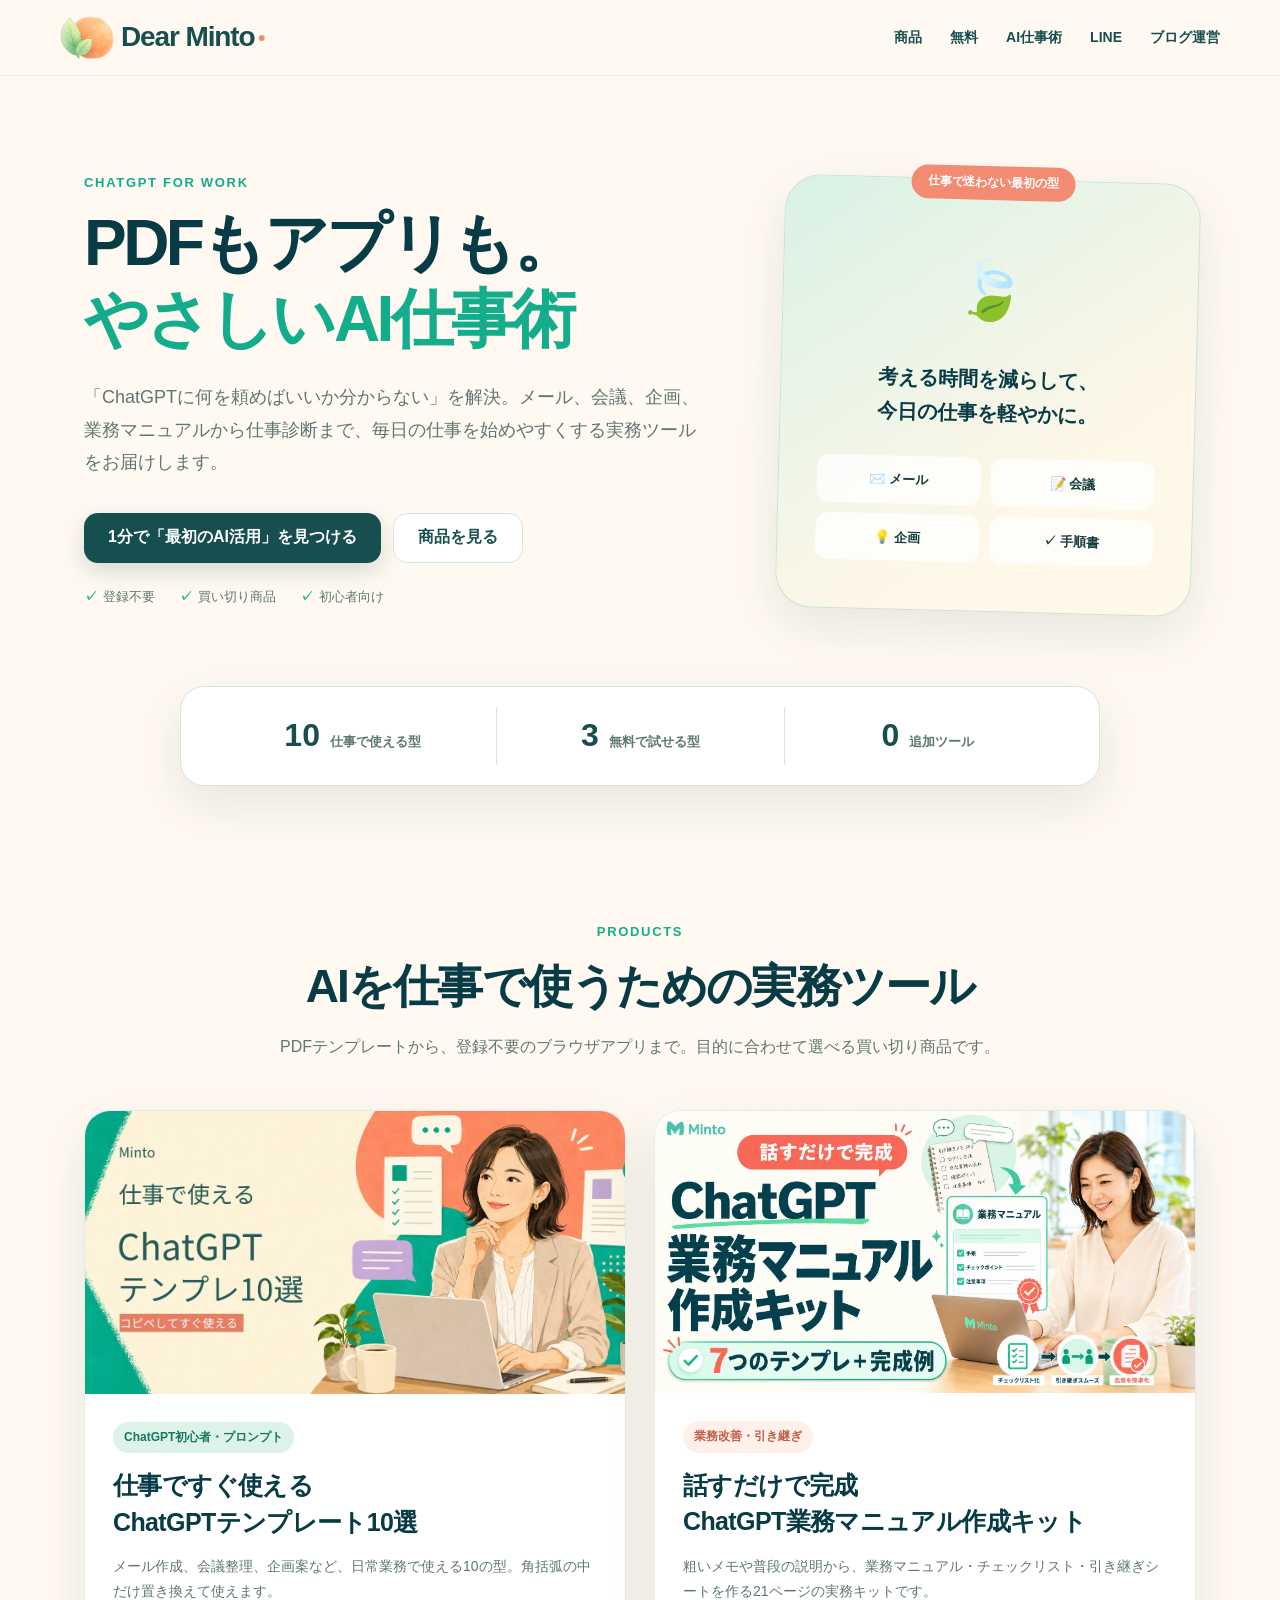
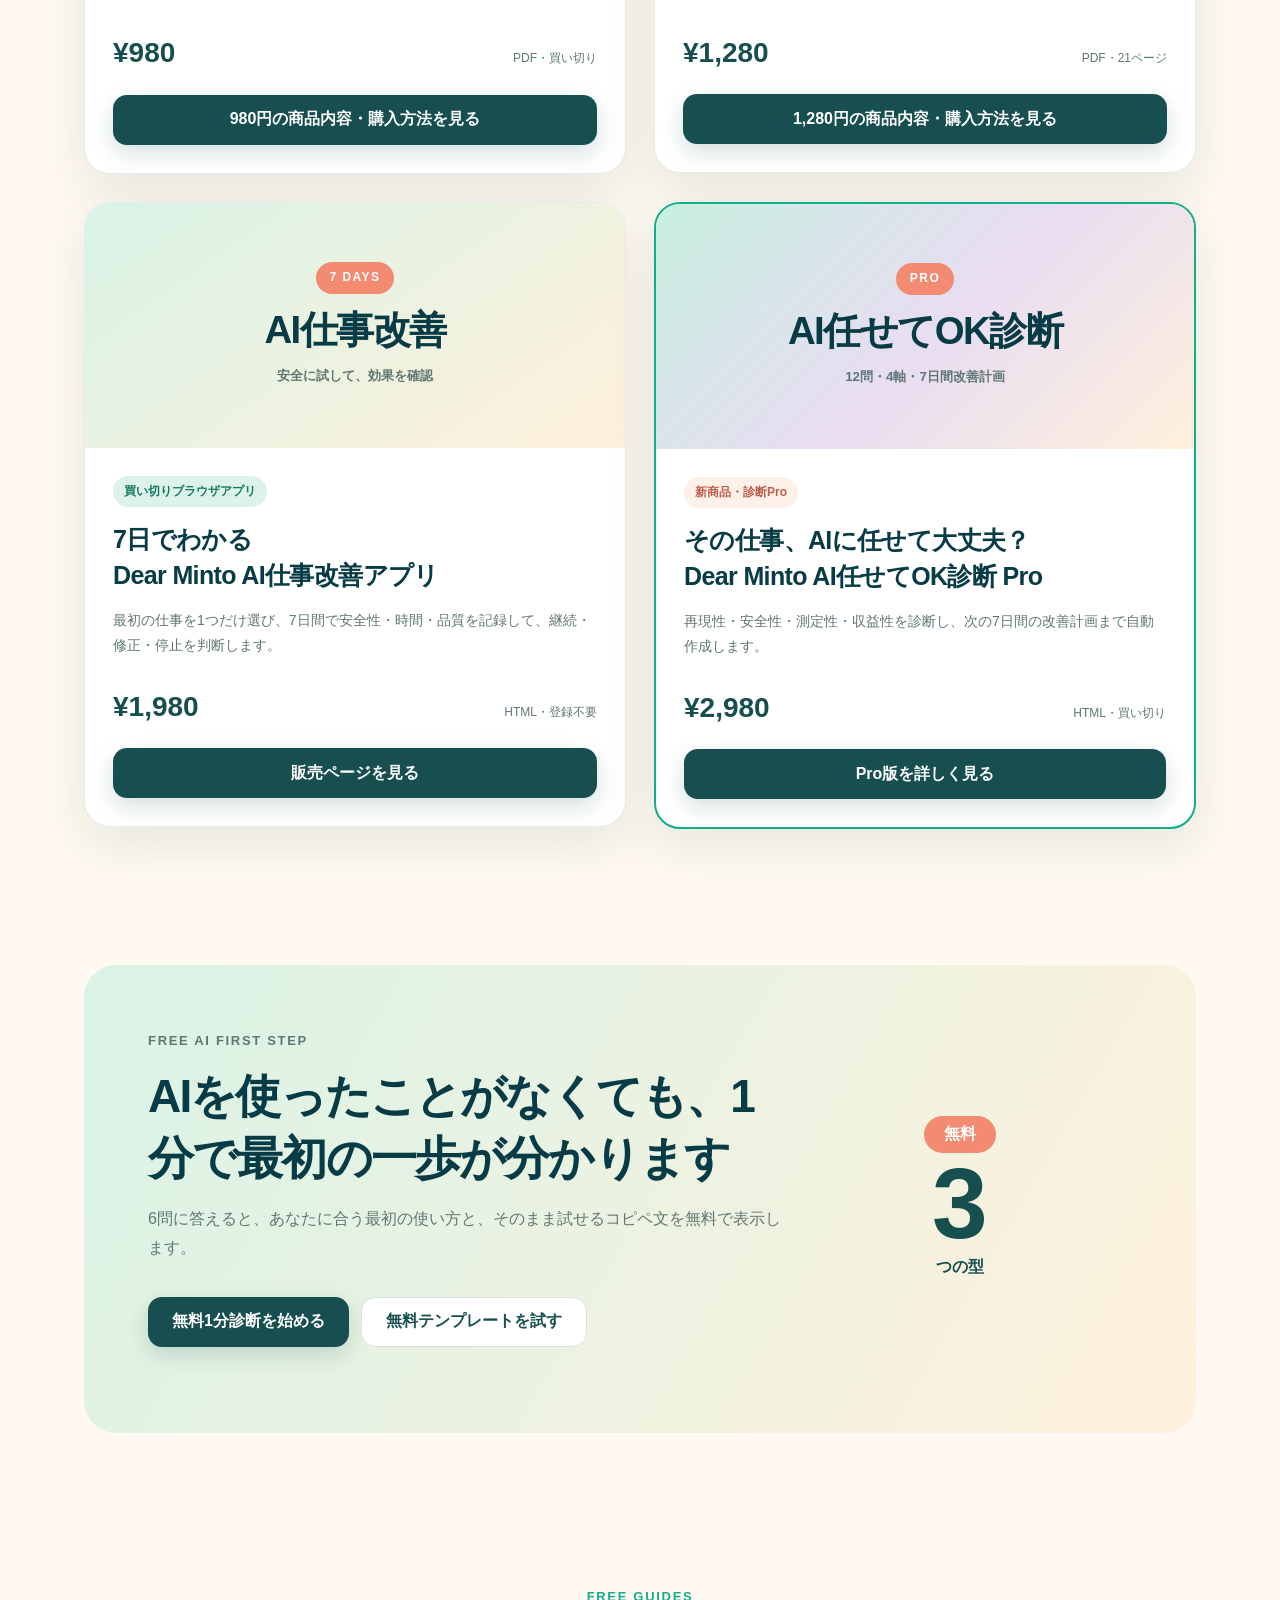
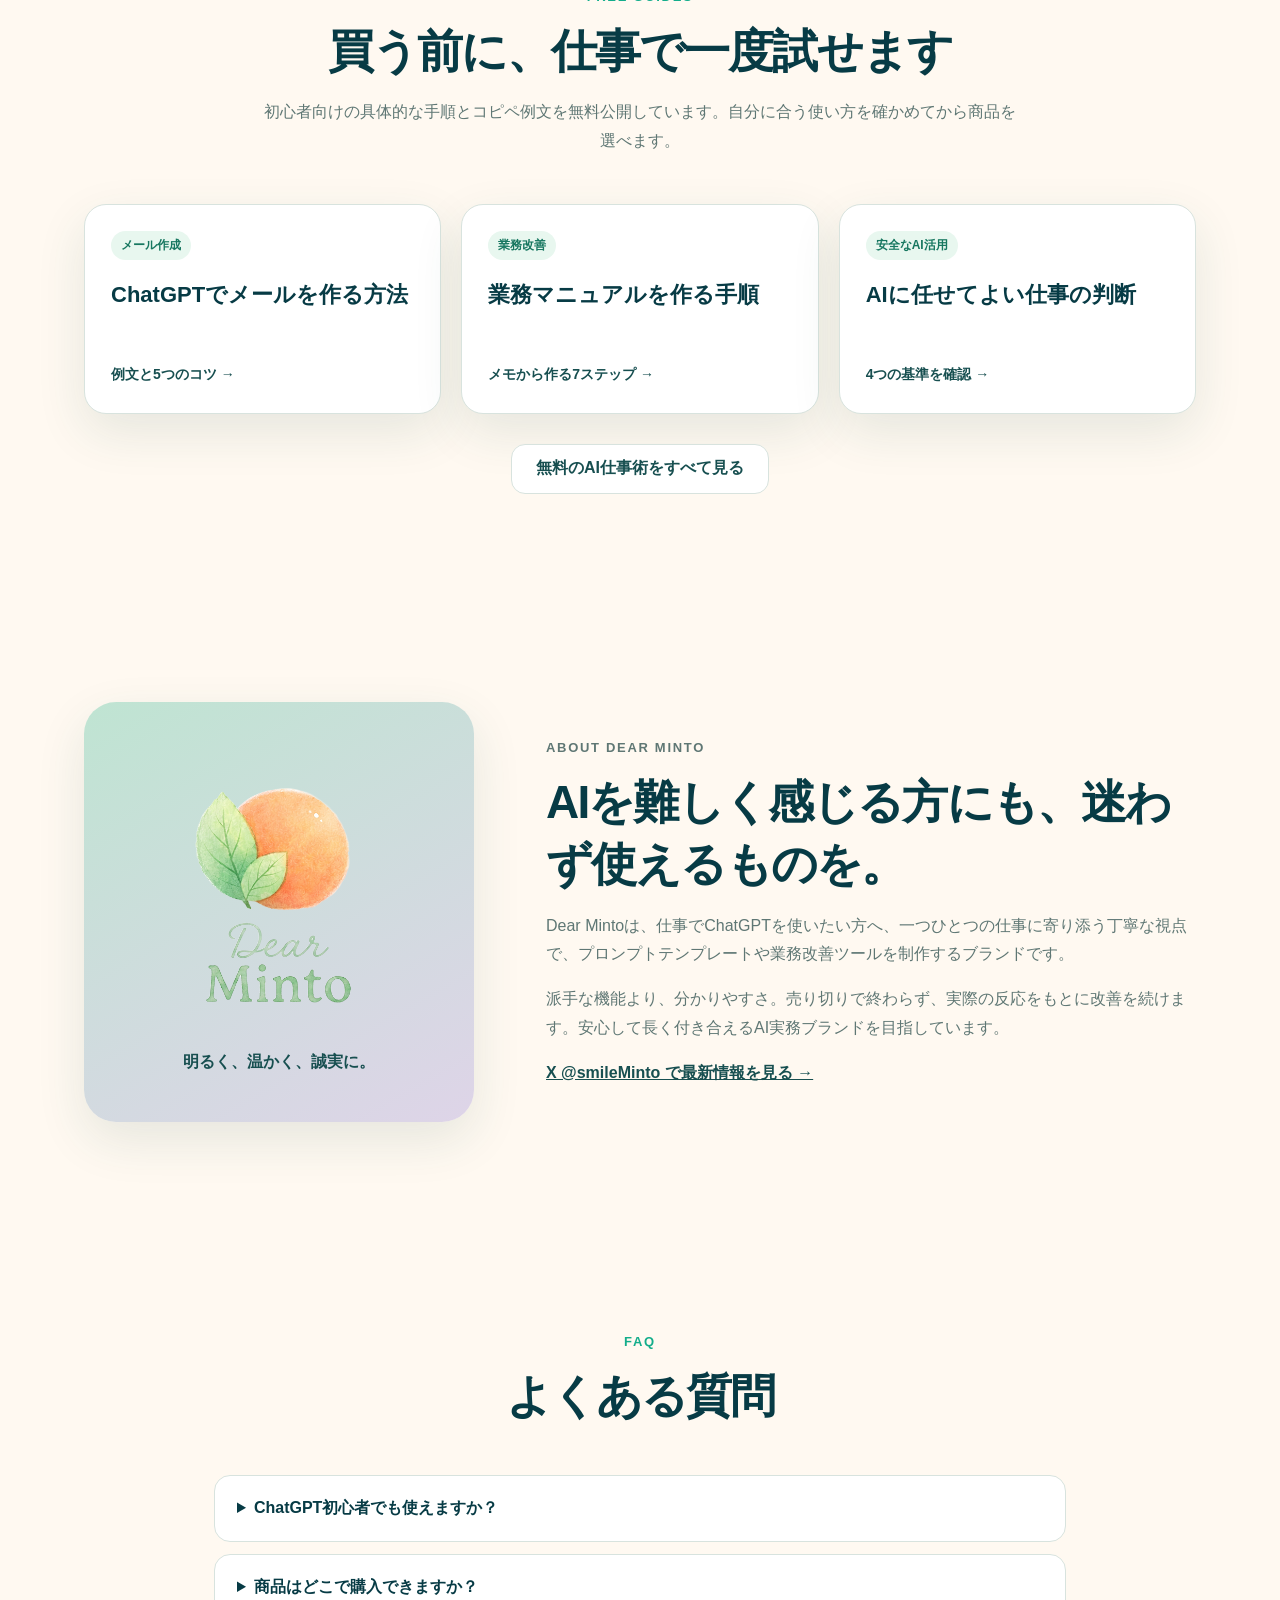
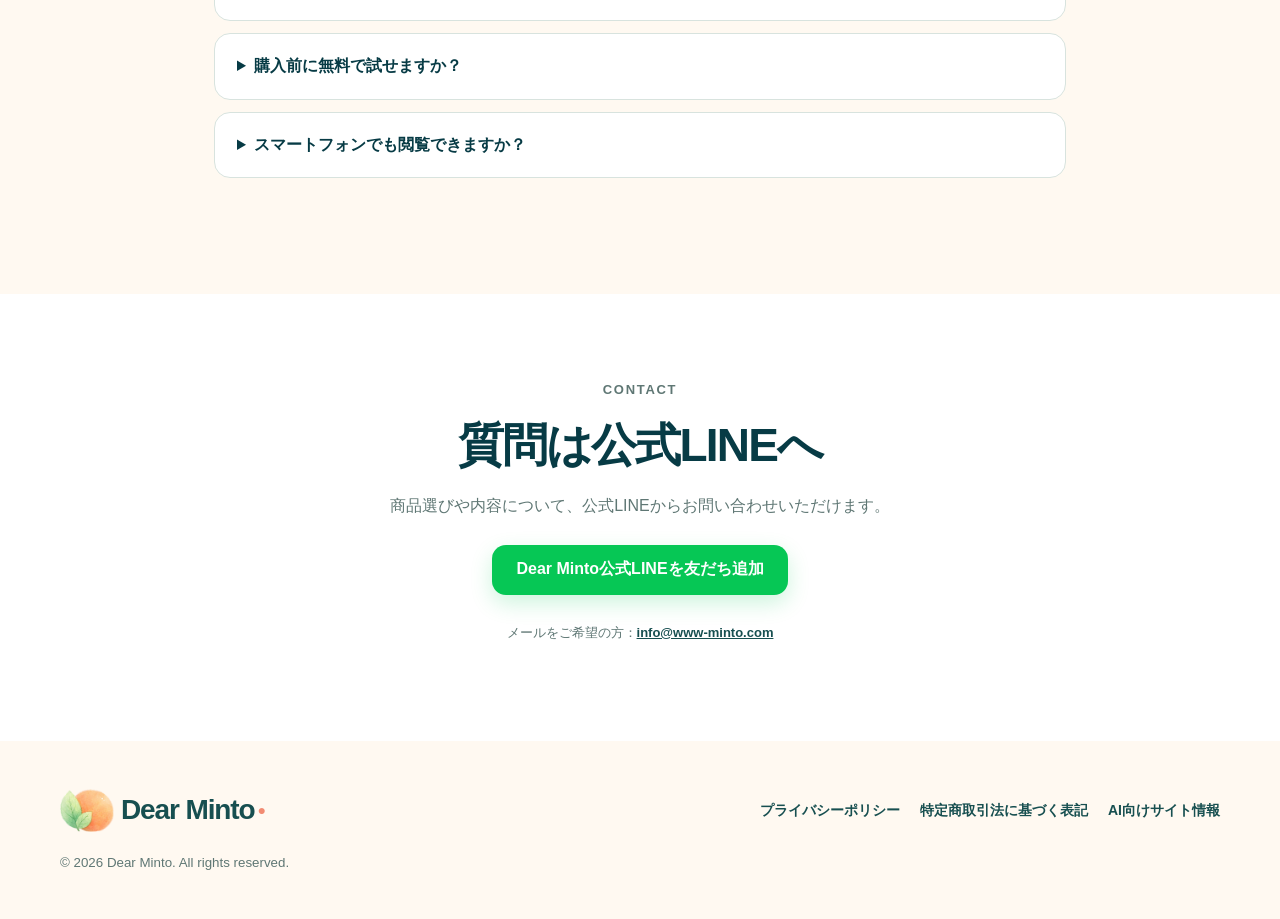
<file: index.html>
<!doctype html>
<html lang="ja">
<head>
  <meta charset="utf-8">
  <meta name="viewport" content="width=device-width,initial-scale=1,viewport-fit=cover">
  <title>仕事で使えるChatGPTテンプレート・業務マニュアル作成キット｜Dear Minto</title>
  <meta name="description" content="Dear Minto公式サイト。ChatGPT初心者でもコピペですぐ使える、メール・会議・企画のプロンプトテンプレートと業務マニュアル作成キットを販売。無料で試せる3つの型も公開中。">
  <meta name="robots" content="index,follow,max-image-preview:large,max-snippet:-1,max-video-preview:-1">
  <meta name="author" content="Dear Minto">
  <meta name="theme-color" content="#fff9f1">
  <meta property="og:locale" content="ja_JP">
  <meta property="og:site_name" content="Dear Minto">
  <meta property="og:title" content="仕事ですぐ使えるChatGPTテンプレート｜Dear Minto">
  <meta property="og:description" content="難しい設定は不要。メール・会議・企画・業務マニュアルに使える、やさしいAI実務ツール。">
  <meta property="og:type" content="website">
  <meta property="og:url" content="https://www-minto.com/">
  <meta property="og:image" content="https://www-minto.com/assets/dear-minto-og.jpg">
  <meta property="og:image:width" content="1200">
  <meta property="og:image:height" content="800">
  <meta property="og:image:alt" content="Dear Minto ロゴ">
  <meta name="twitter:card" content="summary_large_image">
  <link rel="canonical" href="https://www-minto.com/">
  <link rel="sitemap" type="application/xml" href="/sitemap.xml">
  <link rel="icon" type="image/png" href="/assets/dear-minto-mark.png">
  <link rel="apple-touch-icon" href="/assets/dear-minto-mark.png">
  <link rel="stylesheet" href="styles.css">
  <!-- Google Analytics 4: Dear Minto公式サイト -->
  <script async src="https://www.googletagmanager.com/gtag/js?id=G-5QDN8RSYEW"></script>
  <script>
    window.dataLayer = window.dataLayer || [];
    function gtag(){dataLayer.push(arguments);}
    gtag('js', new Date());
    gtag('config', 'G-5QDN8RSYEW', { anonymize_ip: true });
  </script>
  <script type="application/ld+json">
  {
    "@context":"https://schema.org",
    "@graph":[
      {
        "@type":"OnlineStore",
        "@id":"https://www-minto.com/#organization",
        "name":"Dear Minto",
        "url":"https://www-minto.com/",
        "logo":"https://www-minto.com/assets/dear-minto-logo.png",
        "description":"ChatGPT初心者にも使いやすいAI実務テンプレートと業務改善ツールを提供するオンラインブランド。",
        "email":"info@www-minto.com",
        "sameAs":["https://x.com/smileMinto","https://note.com/major_drake4006"],
        "contactPoint":{
          "@type":"ContactPoint",
          "contactType":"customer support",
          "email":"info@www-minto.com",
          "url":"https://lin.ee/Onck1KXT",
          "availableLanguage":"Japanese"
        }
      },
      {
        "@type":"WebSite",
        "@id":"https://www-minto.com/#website",
        "url":"https://www-minto.com/",
        "name":"Dear Minto",
        "inLanguage":"ja",
        "publisher":{"@id":"https://www-minto.com/#organization"}
      },
      {
        "@type":"Product",
        "@id":"https://www-minto.com/#product-001",
        "name":"仕事ですぐ使えるChatGPTテンプレート10選",
        "description":"メール・会議・企画など、日常業務で使える10種類のChatGPTプロンプトテンプレート。",
        "image":"https://www-minto.com/assets/product-001.jpg",
        "brand":{"@id":"https://www-minto.com/#organization"},
        "category":"デジタルコンテンツ・業務効率化テンプレート",
        "offers":{
          "@type":"Offer",
          "url":"https://note.com/major_drake4006/n/n54bf022607a3",
          "priceCurrency":"JPY",
          "price":"980",
          "availability":"https://schema.org/InStock",
          "itemCondition":"https://schema.org/NewCondition"
        }
      },
      {
        "@type":"Product",
        "@id":"https://www-minto.com/#product-002",
        "name":"ChatGPT業務マニュアル作成キット",
        "description":"粗いメモや普段の説明から、業務マニュアル・チェックリスト・引き継ぎシートを作成する21ページの実務キット。",
        "image":"https://www-minto.com/assets/product-002.jpg",
        "brand":{"@id":"https://www-minto.com/#organization"},
        "category":"デジタルコンテンツ・業務マニュアル作成",
        "offers":{
          "@type":"Offer",
          "url":"https://note.com/major_drake4006/n/n6faad89657a8",
          "priceCurrency":"JPY",
          "price":"1280",
          "availability":"https://schema.org/InStock",
          "itemCondition":"https://schema.org/NewCondition"
        }
      },
      {
        "@type":"FAQPage",
        "@id":"https://www-minto.com/#faq",
        "mainEntity":[
          {
            "@type":"Question",
            "name":"ChatGPT初心者でも使えますか？",
            "acceptedAnswer":{"@type":"Answer","text":"はい。難しい設定や追加ツールは不要です。テンプレートをコピーし、角括弧の内容をご自身の業務に合わせて置き換えて使えます。"}
          },
          {
            "@type":"Question",
            "name":"商品はどこで購入できますか？",
            "acceptedAnswer":{"@type":"Answer","text":"各商品はnoteの商品ページで内容を確認し、購入できます。価格はChatGPTテンプレート10選が980円、業務マニュアル作成キットが1,280円です。"}
          },
          {
            "@type":"Question",
            "name":"購入前に無料で試せますか？",
            "acceptedAnswer":{"@type":"Answer","text":"はい。メール・会議・企画で使える3つの基本プロンプトをnoteの無料記事で公開しています。"}
          }
        ]
      }
    ]
  }
  </script>
</head>
<body>
  <a class="skip-link" href="#main">本文へ移動</a>
  <header class="site-header">
    <a class="brand" href="#top" aria-label="Dear Minto公式サイト トップ">Dear Minto<span>●</span></a>
    <nav aria-label="メインメニュー">
      <a href="#products">商品</a><a href="#free">無料</a><a href="/blog/">AI仕事術</a><a href="#contact">LINE</a>
    <a href="blog-growth.html">ブログ運営</a></nav>
  </header>

  <main id="main">
    <section class="hero" id="top">
      <div class="hero-copy">
        <p class="eyebrow">CHATGPT FOR WORK</p>
        <h1>PDFもアプリも。<br><em>やさしいAI仕事術</em></h1>
        <p class="lead">「ChatGPTに何を頼めばいいか分からない」を解決。メール、会議、企画、業務マニュアルから仕事診断まで、毎日の仕事を始めやすくする実務ツールをお届けします。</p>
        <div class="actions"><a class="button primary" href="/tools/ai-first-step.html?utm_source=home&utm_medium=owned&utm_campaign=demand_engine" data-ga-event="beginner_quiz_home_click">1分で「最初のAI活用」を見つける</a><a class="button secondary" href="#products">商品を見る</a></div>
        <ul class="trust"><li>登録不要</li><li>買い切り商品</li><li>初心者向け</li></ul>
      </div>
      <div class="hero-card" aria-label="Dear Mintoの特徴">
        <span class="hero-badge">仕事で迷わない最初の型</span>
        <span class="leaf" aria-hidden="true">🍃</span>
        <p>考える時間を減らして、<br>今日の仕事を軽やかに。</p>
        <div class="mini-grid"><span>✉️ メール</span><span>📝 会議</span><span>💡 企画</span><span>✓ 手順書</span></div>
      </div>
    </section>

    <section class="proof-strip" aria-label="Dear Mintoでできること">
      <div><strong>10</strong><span>仕事で使える型</span></div>
      <div><strong>3</strong><span>無料で試せる型</span></div>
      <div><strong>0</strong><span>追加ツール</span></div>
    </section>

    <section class="section" id="products">
      <div class="section-heading"><p class="eyebrow">PRODUCTS</p><h2>AIを仕事で使うための実務ツール</h2><p>PDFテンプレートから、登録不要のブラウザアプリまで。目的に合わせて選べる買い切り商品です。</p></div>
      <div class="products">
        <article class="product-card">
          <img src="assets/product-001.jpg" alt="仕事で使えるChatGPTテンプレート10選の商品画像" width="1279" height="670" loading="lazy" decoding="async">
          <div class="product-body"><span class="tag">ChatGPT初心者・プロンプト</span><h3>仕事ですぐ使える<br>ChatGPTテンプレート10選</h3><p>メール作成、会議整理、企画案など、日常業務で使える10の型。角括弧の中だけ置き換えて使えます。</p><div class="product-meta"><strong>¥980</strong><span>PDF・買い切り</span></div><a class="button primary full" href="https://note.com/major_drake4006/n/n54bf022607a3?utm_source=minto_home&utm_medium=owned&utm_campaign=product001_cta_v2" target="_blank" rel="noopener" data-ga-event="product_001_cta_v2_click" aria-label="980円のChatGPTテンプレート10選の商品内容と購入方法をnoteで確認する">980円の商品内容・購入方法を見る</a></div>
        </article>
        <article class="product-card">
          <img src="assets/product-002.jpg" alt="ChatGPT業務マニュアル作成キットの商品画像" width="1733" height="907" loading="lazy" decoding="async">
          <div class="product-body"><span class="tag peach">業務改善・引き継ぎ</span><h3>話すだけで完成<br>ChatGPT業務マニュアル作成キット</h3><p>粗いメモや普段の説明から、業務マニュアル・チェックリスト・引き継ぎシートを作る21ページの実務キットです。</p><div class="product-meta"><strong>¥1,280</strong><span>PDF・21ページ</span></div><a class="button primary full" href="https://note.com/major_drake4006/n/n6faad89657a8?utm_source=minto_home&utm_medium=owned&utm_campaign=product002_cta_v2" target="_blank" rel="noopener" data-ga-event="product_002_cta_v2_click" aria-label="1280円の業務マニュアル作成キットの商品内容と購入方法をnoteで確認する">1,280円の商品内容・購入方法を見る</a></div>
        </article>
        <article class="product-card">
          <div class="product-visual app-visual" aria-hidden="true"><span>7 DAYS</span><strong>AI仕事改善</strong><small>安全に試して、効果を確認</small></div>
          <div class="product-body"><span class="tag">買い切りブラウザアプリ</span><h3>7日でわかる<br>Dear Minto AI仕事改善アプリ</h3><p>最初の仕事を1つだけ選び、7日間で安全性・時間・品質を記録して、継続・修正・停止を判断します。</p><div class="product-meta"><strong>¥1,980</strong><span>HTML・登録不要</span></div><a class="button primary full" href="https://note.com/major_drake4006/n/n1e5df93a3591?utm_source=minto&utm_medium=owned&utm_campaign=product005" target="_blank" rel="noopener" data-ga-event="product_005_click">販売ページを見る</a></div>
        </article>
        <article class="product-card featured-card">
          <div class="product-visual pro-visual" aria-hidden="true"><span>PRO</span><strong>AI任せてOK診断</strong><small>12問・4軸・7日間改善計画</small></div>
          <div class="product-body"><span class="tag peach">新商品・診断Pro</span><h3>その仕事、AIに任せて大丈夫？<br>Dear Minto AI任せてOK診断 Pro</h3><p>再現性・安全性・測定性・収益性を診断し、次の7日間の改善計画まで自動作成します。</p><div class="product-meta"><strong>¥2,980</strong><span>HTML・買い切り</span></div><a class="button primary full" href="/products/ai-work-fit-pro.html?utm_source=home&utm_medium=owned&utm_campaign=product006" data-ga-event="product_006_lp_click">Pro版を詳しく見る</a></div>
        </article>
      </div>
    </section>

    <section class="free-section" id="free">
      <div><p class="eyebrow">FREE AI FIRST STEP</p><h2>AIを使ったことがなくても、1分で最初の一歩が分かります</h2><p>6問に答えると、あなたに合う最初の使い方と、そのまま試せるコピペ文を無料で表示します。</p><div class="actions"><a class="button primary" href="/tools/ai-first-step.html?utm_source=home_free&utm_medium=owned&utm_campaign=demand_engine" data-ga-event="beginner_quiz_free_click">無料1分診断を始める</a><a class="button secondary" href="https://note.com/major_drake4006/n/n0749d66fe1c2" target="_blank" rel="noopener" data-ga-event="free_article_click">無料テンプレートを試す</a></div></div>
      <div class="free-number" aria-hidden="true"><span>無料</span><strong>3</strong><p>つの型</p></div>
    </section>

    <section class="section guide-section" id="guides">
      <div class="section-heading"><p class="eyebrow">FREE GUIDES</p><h2>買う前に、仕事で一度試せます</h2><p>初心者向けの具体的な手順とコピペ例文を無料公開しています。自分に合う使い方を確かめてから商品を選べます。</p></div>
      <div class="guide-grid">
        <a href="/blog/chatgpt-email-writing.html?utm_source=home&utm_medium=owned&utm_campaign=guide_section" data-ga-event="home_guide_email_click"><span>メール作成</span><strong>ChatGPTでメールを作る方法</strong><small>例文と5つのコツ →</small></a>
        <a href="/blog/chatgpt-work-manual.html?utm_source=home&utm_medium=owned&utm_campaign=guide_section" data-ga-event="home_guide_manual_click"><span>業務改善</span><strong>業務マニュアルを作る手順</strong><small>メモから作る7ステップ →</small></a>
        <a href="/blog/ai-delegation-criteria.html?utm_source=home&utm_medium=owned&utm_campaign=guide_section" data-ga-event="home_guide_judgment_click"><span>安全なAI活用</span><strong>AIに任せてよい仕事の判断</strong><small>4つの基準を確認 →</small></a>
      </div>
      <p class="guide-more"><a class="button secondary" href="/blog/" data-ga-event="home_guide_all_click">無料のAI仕事術をすべて見る</a></p>
    </section>

    <section class="section about" id="about">
      <div class="portrait"><img class="brand-art" src="/assets/dear-minto-logo.png" alt="Dear Minto"><span>明るく、温かく、誠実に。</span></div>
      <div><p class="eyebrow">ABOUT DEAR MINTO</p><h2>AIを難しく感じる方にも、迷わず使えるものを。</h2><p>Dear Mintoは、仕事でChatGPTを使いたい方へ、一つひとつの仕事に寄り添う丁寧な視点で、プロンプトテンプレートや業務改善ツールを制作するブランドです。</p><p>派手な機能より、分かりやすさ。売り切りで終わらず、実際の反応をもとに改善を続けます。安心して長く付き合えるAI実務ブランドを目指しています。</p><a class="text-link" href="https://x.com/smileMinto" target="_blank" rel="noopener">X @smileMinto で最新情報を見る →</a></div>
    </section>

    <section class="section faq" id="faq">
      <div class="section-heading"><p class="eyebrow">FAQ</p><h2>よくある質問</h2></div>
      <details><summary>ChatGPT初心者でも使えますか？</summary><p>はい。難しい設定や追加ツールは不要です。テンプレートをコピーし、角括弧の内容をご自身の業務に合わせて置き換えて使えます。</p></details>
      <details><summary>商品はどこで購入できますか？</summary><p>各商品はnoteの商品ページで内容を確認し、購入できます。価格はChatGPTテンプレート10選が980円、業務マニュアル作成キットが1,280円です。</p></details>
      <details><summary>購入前に無料で試せますか？</summary><p>はい。メール・会議・企画で使える3つの基本プロンプトをnoteの無料記事で公開しています。</p></details>
      <details><summary>スマートフォンでも閲覧できますか？</summary><p>はい。サイトとPDFはスマートフォンから閲覧できます。PDFの編集やコピー操作は、端末と利用アプリの機能により異なります。</p></details>
    </section>

    <section class="contact" id="contact">
      <p class="eyebrow">CONTACT</p><h2>質問は公式LINEへ</h2><p>商品選びや内容について、公式LINEからお問い合わせいただけます。</p>
      <a class="button line-button" href="https://lin.ee/Onck1KXT" target="_blank" rel="noopener" data-ga-event="line_click">Dear Minto公式LINEを友だち追加</a>
      <p class="contact-sub">メールをご希望の方：<a href="mailto:info@www-minto.com" data-ga-event="email_click">info@www-minto.com</a></p>
    </section>
  </main>

  <footer><div class="brand">Dear Minto<span>●</span></div><div><a href="privacy.html">プライバシーポリシー</a><a href="legal.html">特定商取引法に基づく表記</a><a href="llms.txt">AI向けサイト情報</a></div><small>© 2026 Dear Minto. All rights reserved.</small></footer>
  <script>
    document.addEventListener('click', function (event) {
      const link = event.target.closest('[data-ga-event]');
      if (!link || typeof window.gtag !== 'function') return;
      gtag('event', link.dataset.gaEvent, {
        link_url: link.href,
        transport_type: 'beacon'
      });
    });
  </script>
</body>
</html>
</file>
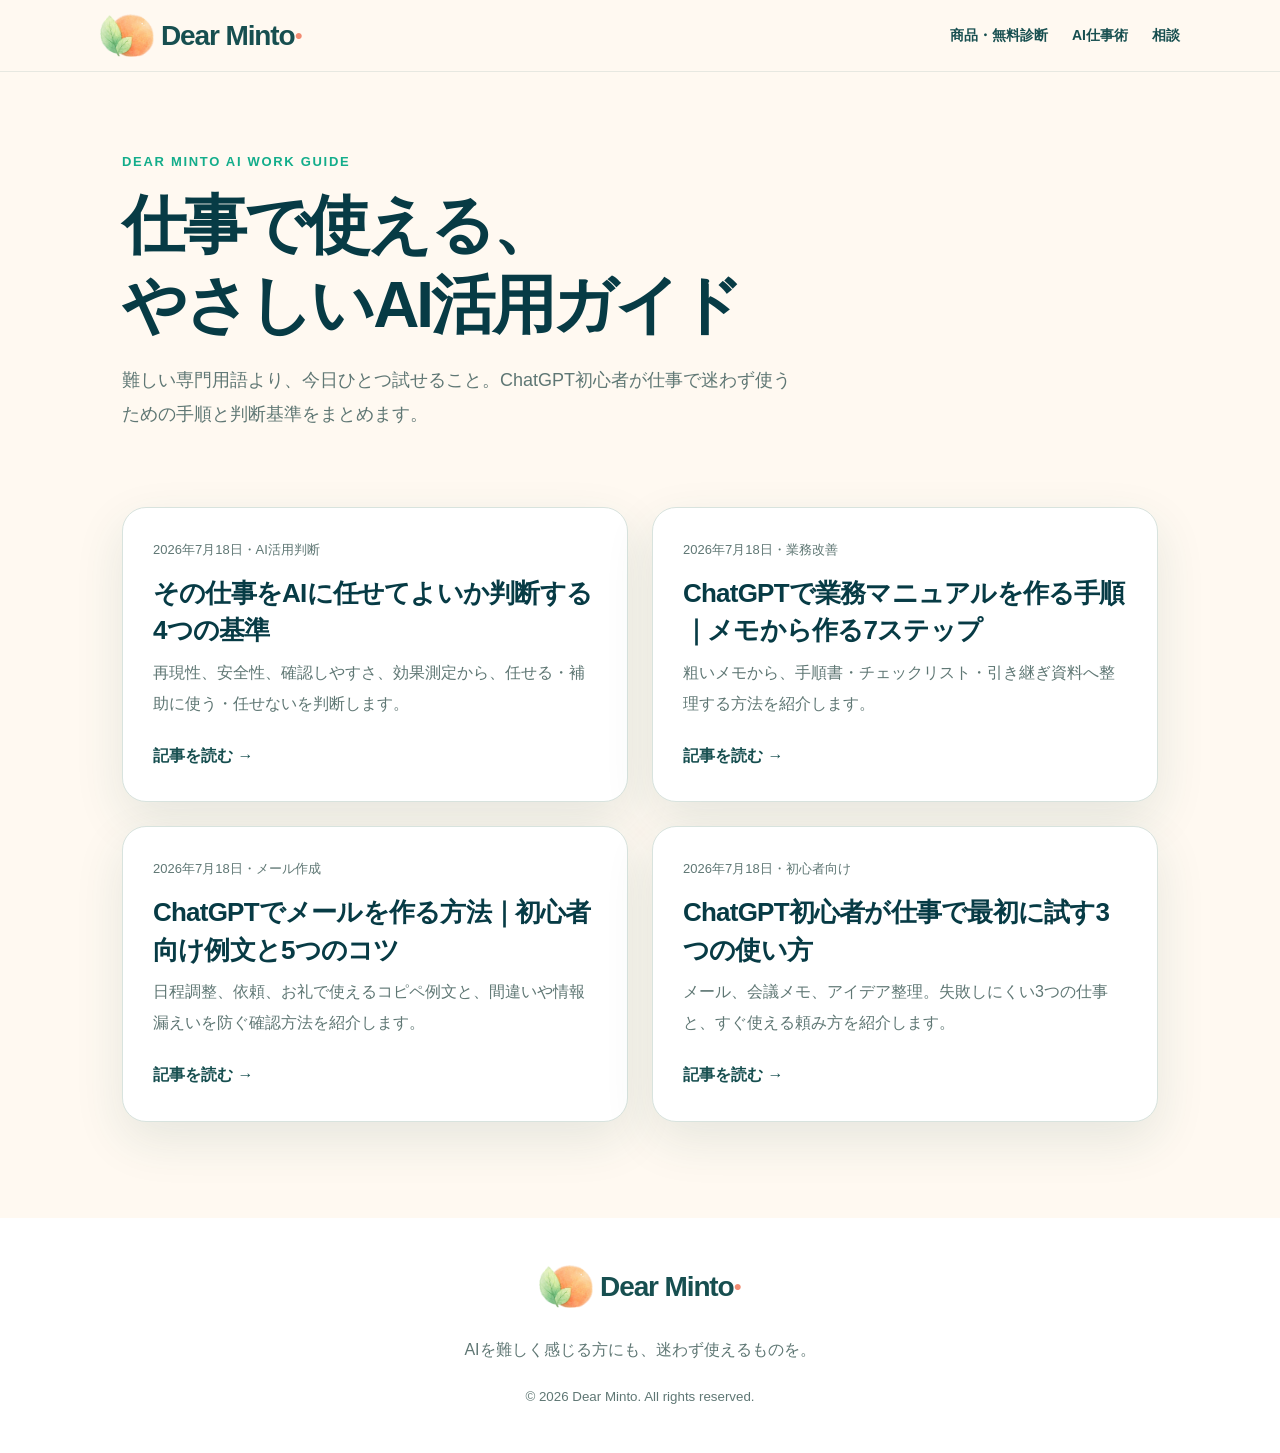
<file: blog/index.html>
<!doctype html>
<html lang="ja"><head>
<meta charset="utf-8"><meta name="viewport" content="width=device-width,initial-scale=1">
<title>仕事で使えるやさしいAI活用ガイド｜Dear Minto</title>
<meta name="description" content="ChatGPT初心者が仕事で迷わず使える、メール・会議・企画・業務マニュアルの実践ガイド。Dear Mintoが分かりやすく解説します。">
<meta name="robots" content="index,follow,max-image-preview:large,max-snippet:-1"><link rel="canonical" href="https://www-minto.com/blog/">
<meta property="og:type" content="website"><meta property="og:title" content="仕事で使えるやさしいAI活用ガイド｜Dear Minto"><meta property="og:image" content="https://www-minto.com/assets/dear-minto-og.jpg"><meta property="og:image:alt" content="Dear Minto ロゴ"><meta property="og:url" content="https://www-minto.com/blog/">
<link rel="stylesheet" href="blog.css"><script async src="https://www.googletagmanager.com/gtag/js?id=G-5QDN8RSYEW"></script><script>window.dataLayer=window.dataLayer||[];function gtag(){dataLayer.push(arguments)}gtag('js',new Date());gtag('config','G-5QDN8RSYEW',{anonymize_ip:true});</script>
</head><body><a class="skip-link" href="#main">本文へ移動</a>
<header class="site-header"><a class="brand" href="/">Dear Minto<span>●</span></a><nav><a href="/">商品・無料診断</a><a href="/blog/" aria-current="page">AI仕事術</a><a href="/#contact">相談</a></nav></header>
<main id="main"><section class="blog-hero"><p class="eyebrow">DEAR MINTO AI WORK GUIDE</p><h1>仕事で使える、<br>やさしいAI活用ガイド</h1><p>難しい専門用語より、今日ひとつ試せること。ChatGPT初心者が仕事で迷わず使うための手順と判断基準をまとめます。</p></section>
<section class="article-grid" aria-label="新着記事">
<a class="article-card" href="ai-delegation-criteria.html"><span class="meta">2026年7月18日・AI活用判断</span><h2>その仕事をAIに任せてよいか判断する4つの基準</h2><p>再現性、安全性、確認しやすさ、効果測定から、任せる・補助に使う・任せないを判断します。</p><strong>記事を読む →</strong></a>
<a class="article-card" href="chatgpt-work-manual.html"><span class="meta">2026年7月18日・業務改善</span><h2>ChatGPTで業務マニュアルを作る手順｜メモから作る7ステップ</h2><p>粗いメモから、手順書・チェックリスト・引き継ぎ資料へ整理する方法を紹介します。</p><strong>記事を読む →</strong></a>
<a class="article-card" href="chatgpt-email-writing.html"><span class="meta">2026年7月18日・メール作成</span><h2>ChatGPTでメールを作る方法｜初心者向け例文と5つのコツ</h2><p>日程調整、依頼、お礼で使えるコピペ例文と、間違いや情報漏えいを防ぐ確認方法を紹介します。</p><strong>記事を読む →</strong></a>
<a class="article-card" href="chatgpt-first-3-uses.html"><span class="meta">2026年7月18日・初心者向け</span><h2>ChatGPT初心者が仕事で最初に試す3つの使い方</h2><p>メール、会議メモ、アイデア整理。失敗しにくい3つの仕事と、すぐ使える頼み方を紹介します。</p><strong>記事を読む →</strong></a>
</section></main>
<footer><a class="brand" href="/">Dear Minto<span>●</span></a><p>AIを難しく感じる方にも、迷わず使えるものを。</p><small>© 2026 Dear Minto. All rights reserved.</small></footer></body></html>
</file>
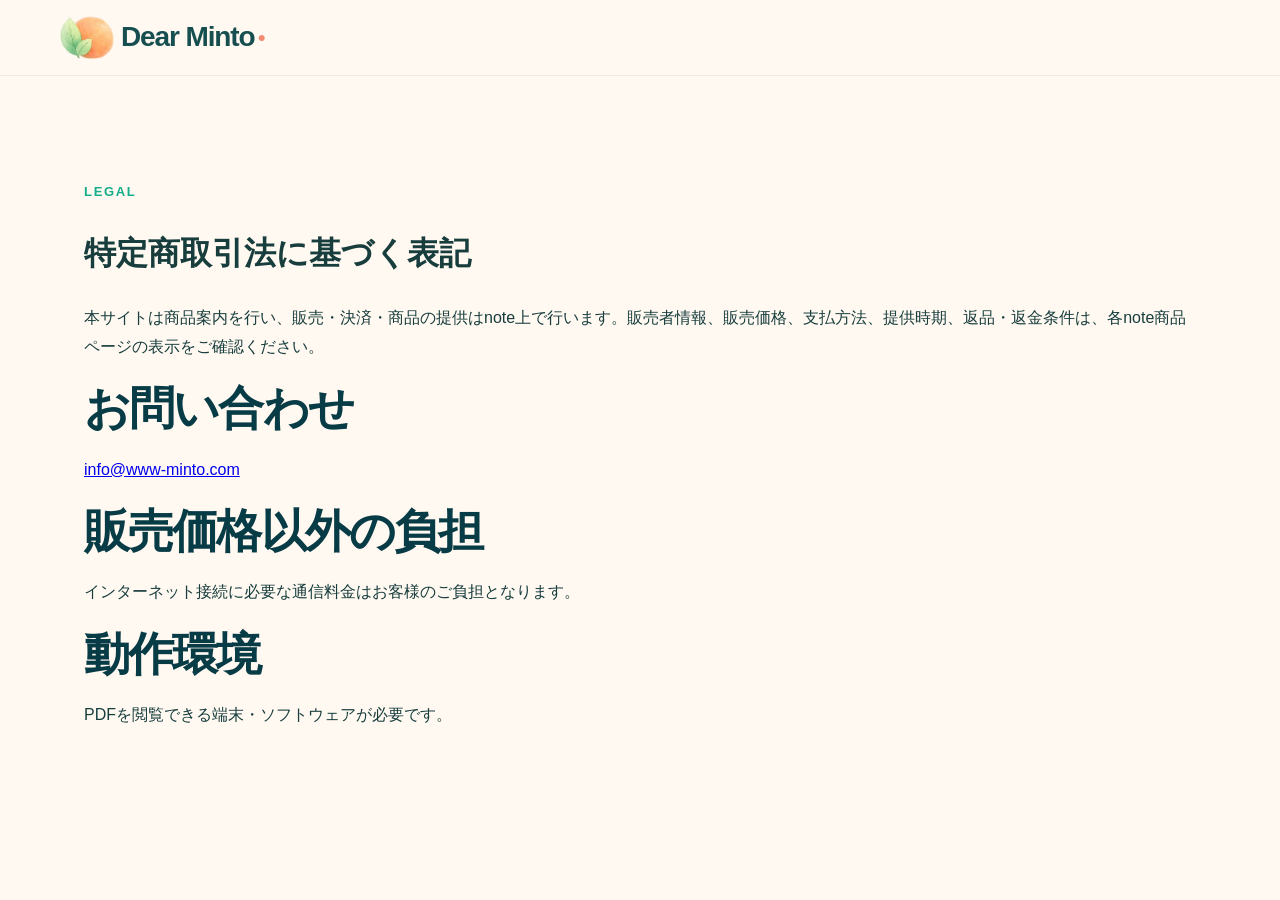
<file: legal.html>
<!doctype html><html lang="ja"><head><meta charset="utf-8"><meta name="viewport" content="width=device-width,initial-scale=1"><title>特定商取引法に基づく表記｜Dear Minto</title><link rel="stylesheet" href="styles.css"></head><body><header class="site-header"><a class="brand" href="index.html">Dear Minto<span>●</span></a></header><main class="section"><p class="eyebrow">LEGAL</p><h1>特定商取引法に基づく表記</h1><p>本サイトは商品案内を行い、販売・決済・商品の提供はnote上で行います。販売者情報、販売価格、支払方法、提供時期、返品・返金条件は、各note商品ページの表示をご確認ください。</p><h2>お問い合わせ</h2><p><a href="mailto:info@www-minto.com">info@www-minto.com</a></p><h2>販売価格以外の負担</h2><p>インターネット接続に必要な通信料金はお客様のご負担となります。</p><h2>動作環境</h2><p>PDFを閲覧できる端末・ソフトウェアが必要です。</p></main></body></html>
</file>
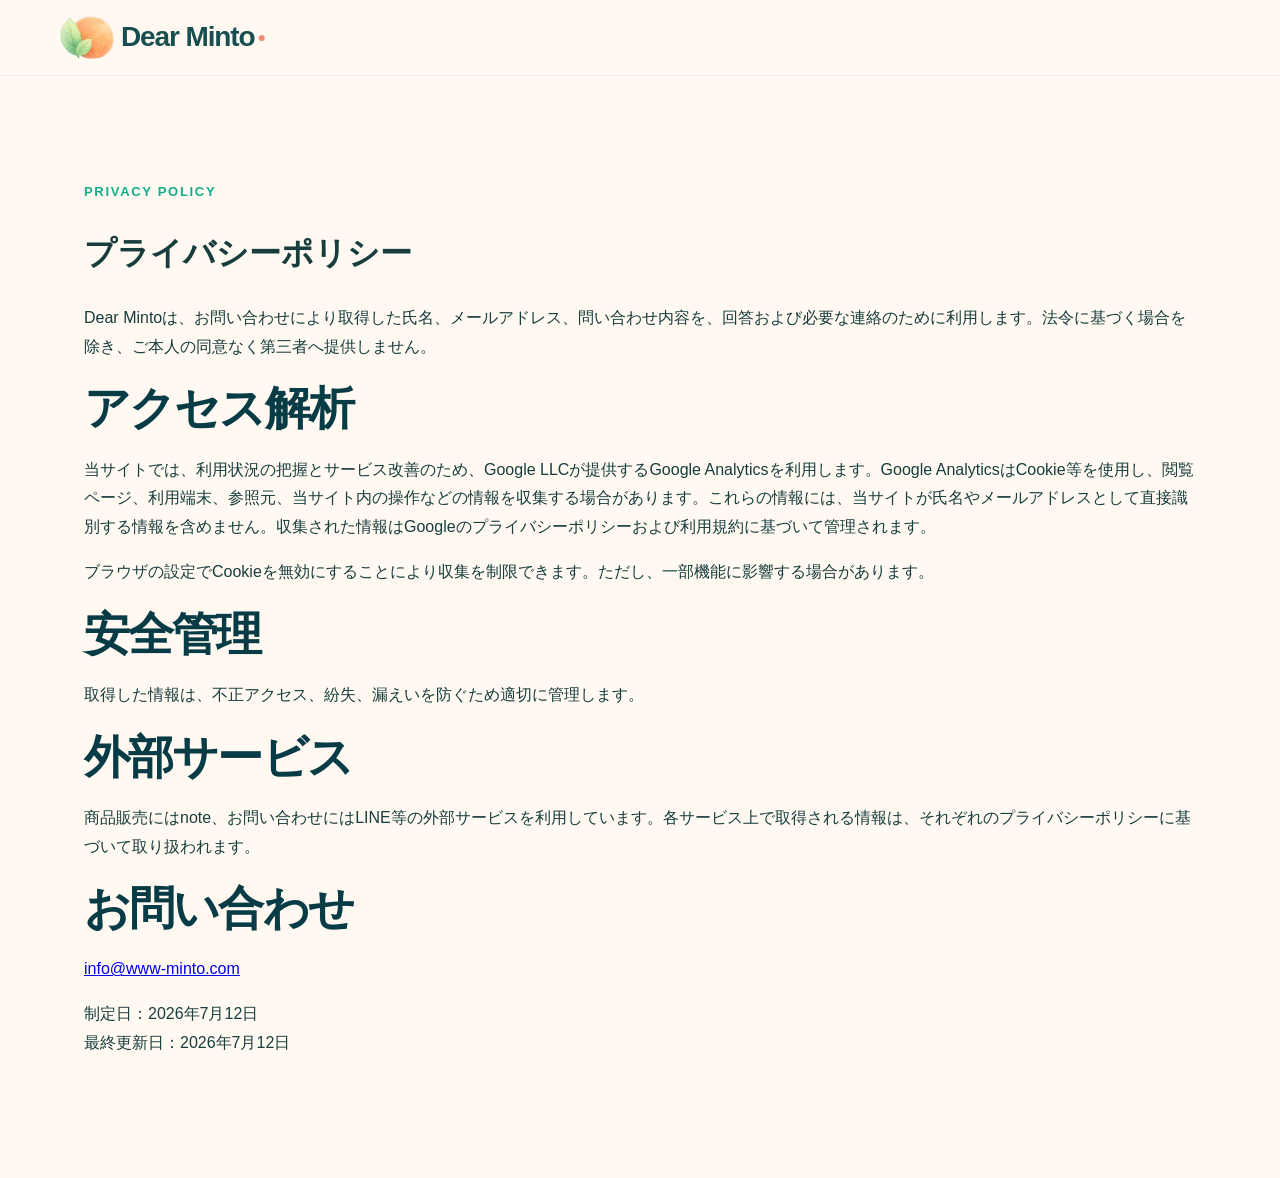
<file: privacy.html>
<!doctype html><html lang="ja"><head><meta charset="utf-8"><meta name="viewport" content="width=device-width,initial-scale=1"><title>プライバシーポリシー｜Dear Minto</title><meta name="description" content="Dear Minto公式サイトにおける個人情報、アクセス解析および外部サービスの取扱いについて説明します。"><link rel="canonical" href="https://www-minto.com/privacy.html"><link rel="stylesheet" href="styles.css"></head><body><header class="site-header"><a class="brand" href="index.html">Dear Minto<span>●</span></a></header><main class="section"><p class="eyebrow">PRIVACY POLICY</p><h1>プライバシーポリシー</h1><p>Dear Mintoは、お問い合わせにより取得した氏名、メールアドレス、問い合わせ内容を、回答および必要な連絡のために利用します。法令に基づく場合を除き、ご本人の同意なく第三者へ提供しません。</p><h2>アクセス解析</h2><p>当サイトでは、利用状況の把握とサービス改善のため、Google LLCが提供するGoogle Analyticsを利用します。Google AnalyticsはCookie等を使用し、閲覧ページ、利用端末、参照元、当サイト内の操作などの情報を収集する場合があります。これらの情報には、当サイトが氏名やメールアドレスとして直接識別する情報を含めません。収集された情報はGoogleのプライバシーポリシーおよび利用規約に基づいて管理されます。</p><p>ブラウザの設定でCookieを無効にすることにより収集を制限できます。ただし、一部機能に影響する場合があります。</p><h2>安全管理</h2><p>取得した情報は、不正アクセス、紛失、漏えいを防ぐため適切に管理します。</p><h2>外部サービス</h2><p>商品販売にはnote、お問い合わせにはLINE等の外部サービスを利用しています。各サービス上で取得される情報は、それぞれのプライバシーポリシーに基づいて取り扱われます。</p><h2>お問い合わせ</h2><p><a href="mailto:info@www-minto.com">info@www-minto.com</a></p><p>制定日：2026年7月12日<br>最終更新日：2026年7月12日</p></main></body></html>
</file>
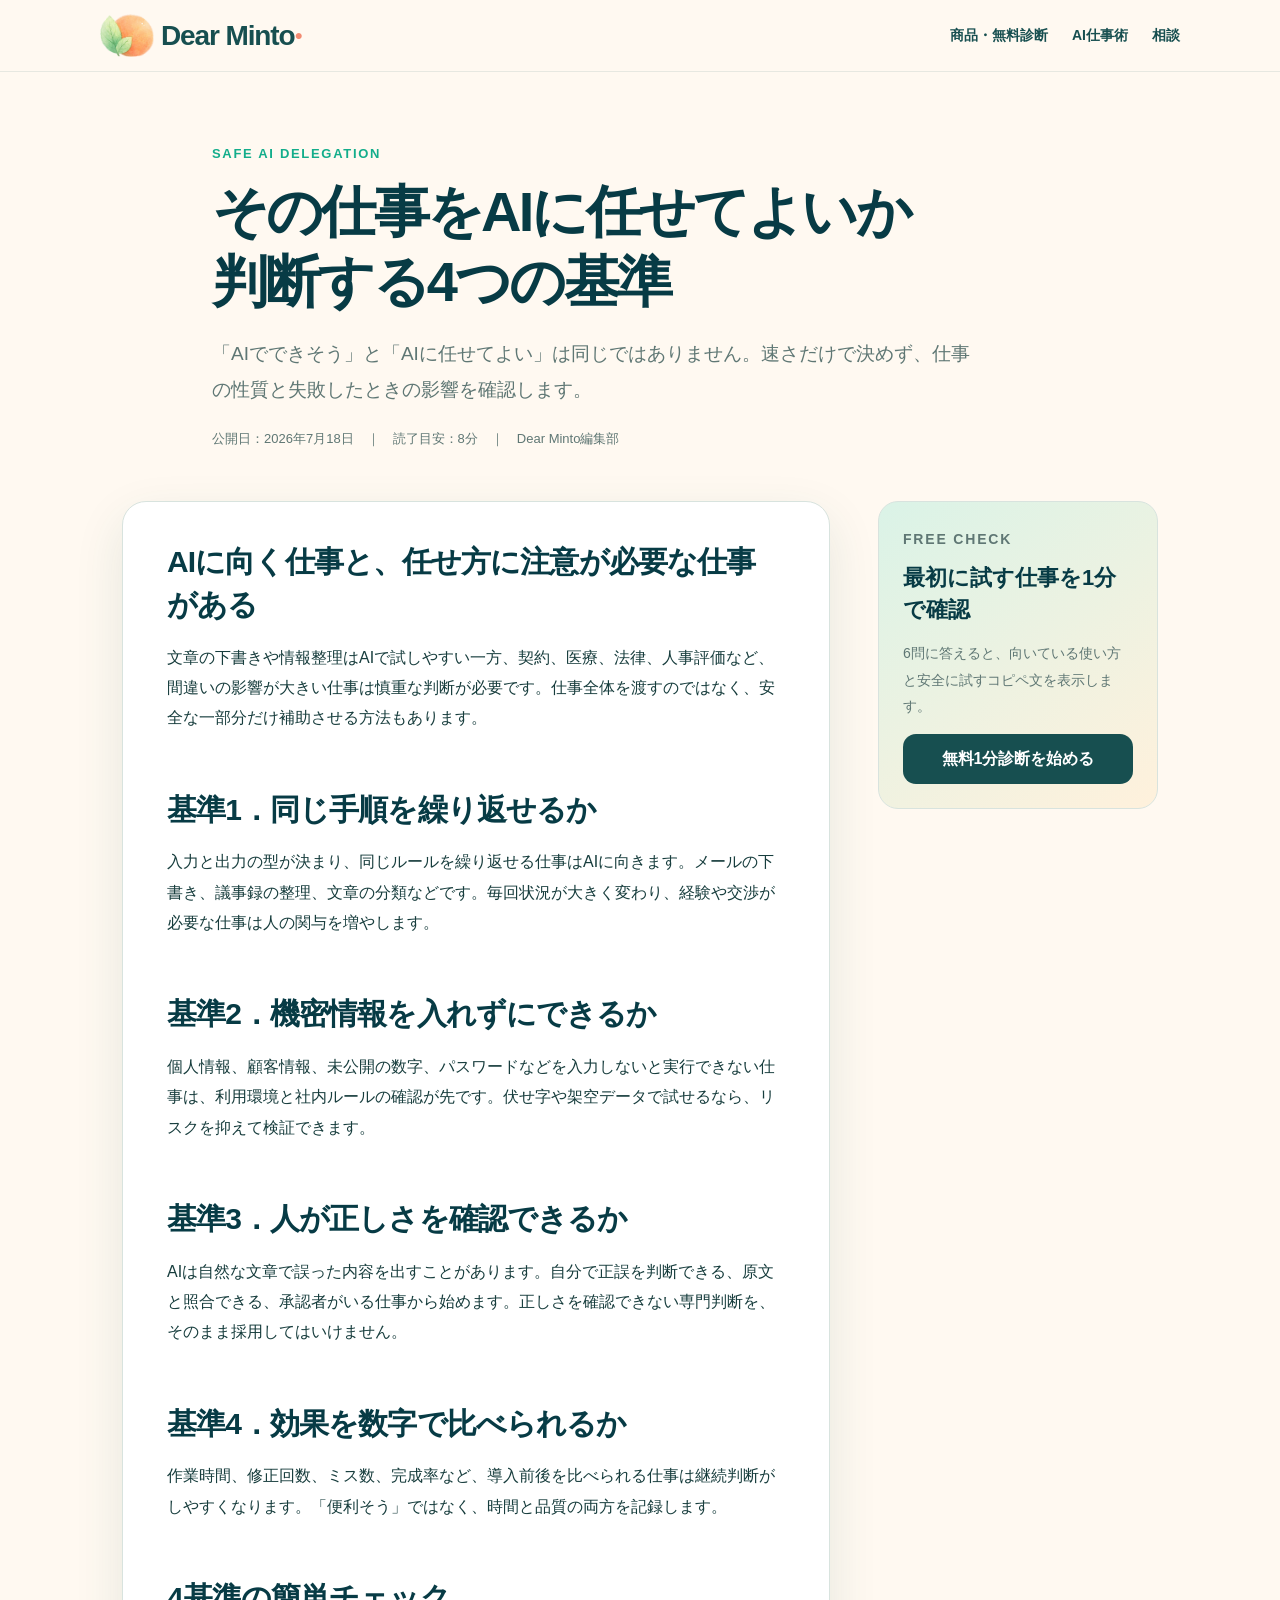
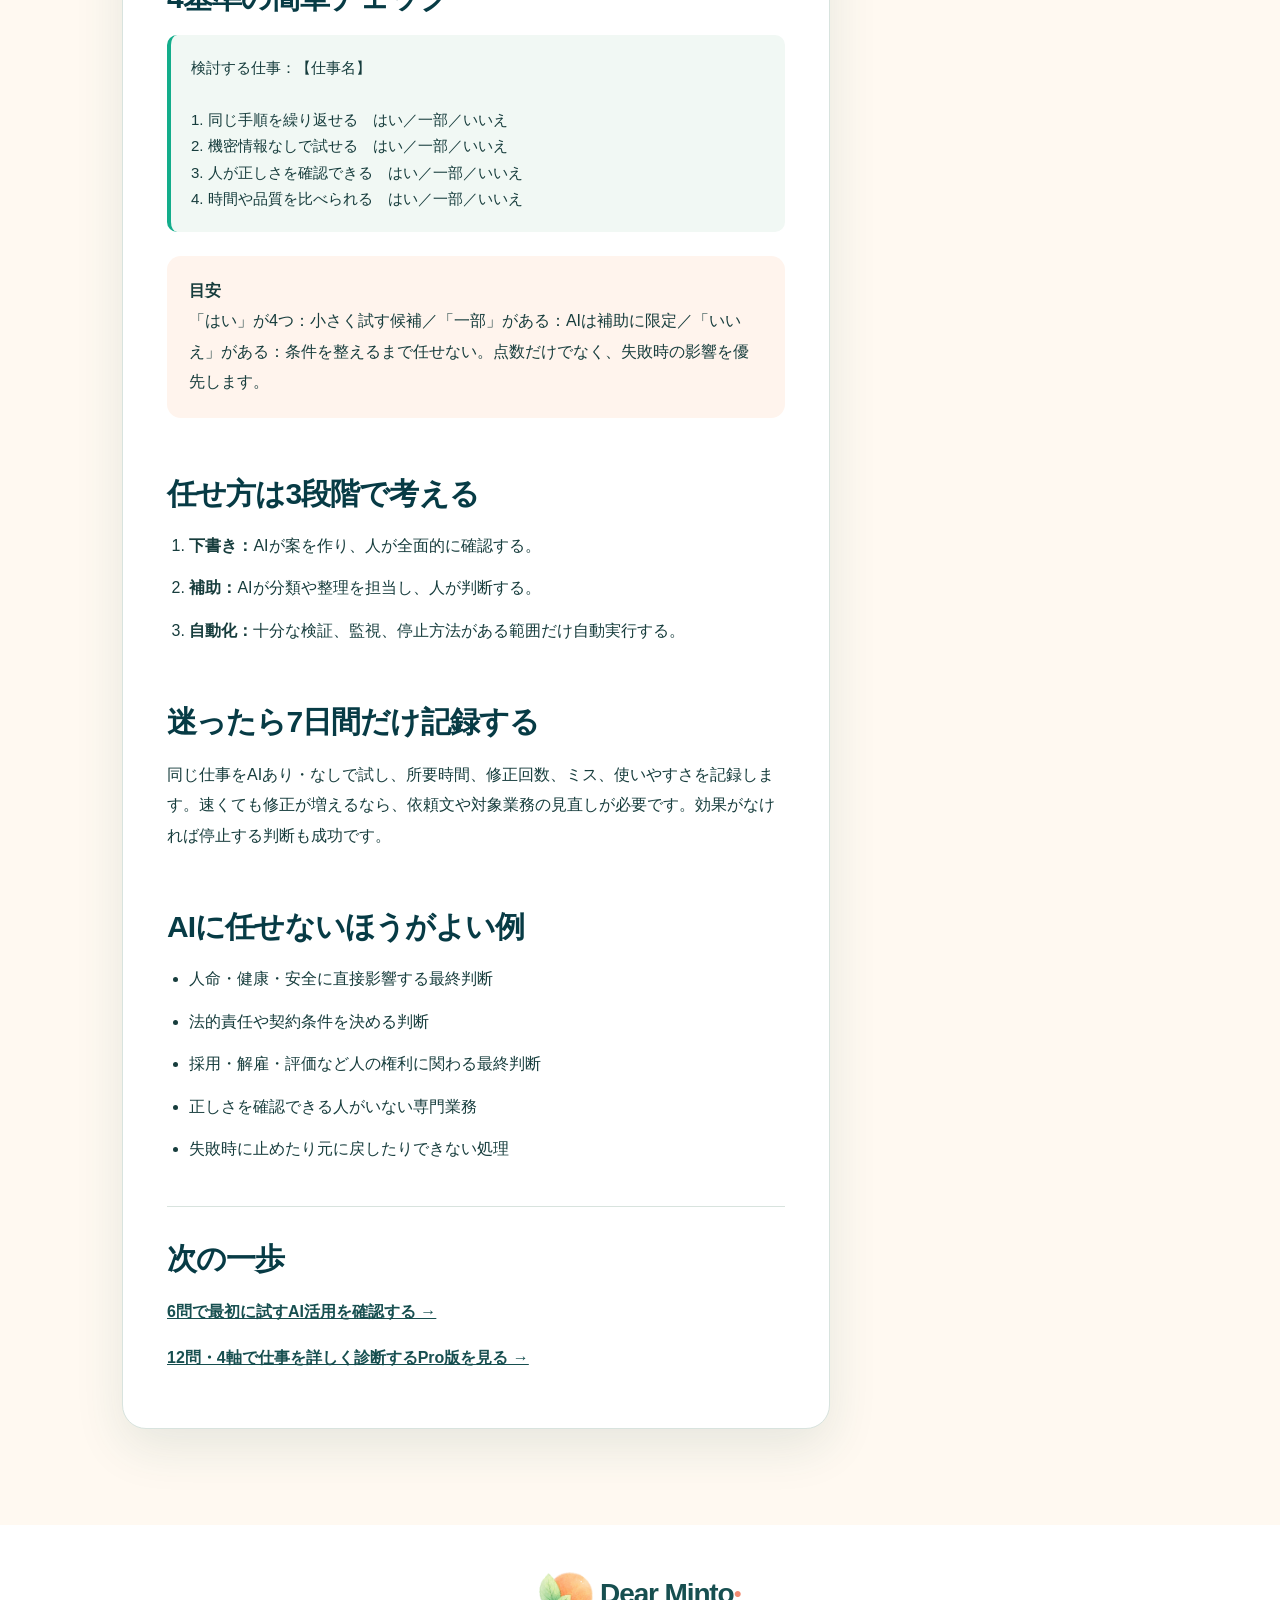
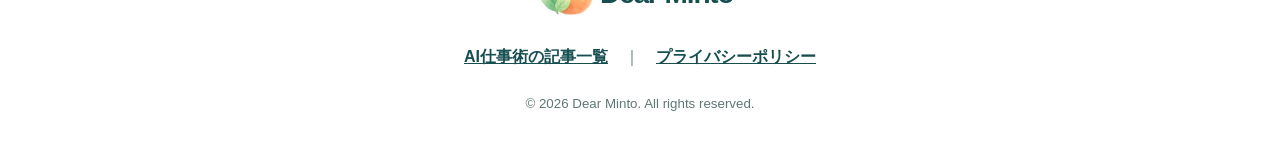
<file: blog/ai-delegation-criteria.html>
<!doctype html>
<html lang="ja"><head><meta charset="utf-8"><meta name="viewport" content="width=device-width,initial-scale=1">
<title>その仕事をAIに任せてよいか判断する4つの基準｜Dear Minto</title>
<meta name="description" content="仕事をAIに任せてよいか迷う方へ。再現性・安全性・確認しやすさ・効果測定の4基準で、任せる・補助に使う・任せないを判断する方法を解説します。">
<meta name="robots" content="index,follow,max-image-preview:large,max-snippet:-1"><link rel="canonical" href="https://www-minto.com/blog/ai-delegation-criteria.html">
<meta property="og:type" content="article"><meta property="og:title" content="その仕事をAIに任せてよいか判断する4つの基準"><meta property="og:image" content="https://www-minto.com/assets/dear-minto-og.jpg"><meta property="og:image:alt" content="Dear Minto ロゴ"><meta property="og:url" content="https://www-minto.com/blog/ai-delegation-criteria.html">
<link rel="stylesheet" href="blog.css"><script async src="https://www.googletagmanager.com/gtag/js?id=G-5QDN8RSYEW"></script><script>window.dataLayer=window.dataLayer||[];function gtag(){dataLayer.push(arguments)}gtag('js',new Date());gtag('config','G-5QDN8RSYEW',{anonymize_ip:true});</script>
<script type="application/ld+json">{"@context":"https://schema.org","@type":"Article","headline":"その仕事をAIに任せてよいか判断する4つの基準","datePublished":"2026-07-18","dateModified":"2026-07-18","inLanguage":"ja","author":{"@type":"Organization","name":"Dear Minto"},"publisher":{"@type":"Organization","name":"Dear Minto"},"mainEntityOfPage":"https://www-minto.com/blog/ai-delegation-criteria.html"}</script></head>
<body><a class="skip-link" href="#main">本文へ移動</a><header class="site-header"><a class="brand" href="/">Dear Minto<span>●</span></a><nav><a href="/">商品・無料診断</a><a href="/blog/">AI仕事術</a><a href="/#contact">相談</a></nav></header>
<main id="main"><header class="article-head"><p class="eyebrow">SAFE AI DELEGATION</p><h1>その仕事をAIに任せてよいか<br>判断する4つの基準</h1><p class="lead">「AIでできそう」と「AIに任せてよい」は同じではありません。速さだけで決めず、仕事の性質と失敗したときの影響を確認します。</p><p class="article-meta">公開日：2026年7月18日　｜　読了目安：8分　｜　Dear Minto編集部</p></header>
<div class="article-layout"><article class="article-body">
<h2>AIに向く仕事と、任せ方に注意が必要な仕事がある</h2><p>文章の下書きや情報整理はAIで試しやすい一方、契約、医療、法律、人事評価など、間違いの影響が大きい仕事は慎重な判断が必要です。仕事全体を渡すのではなく、安全な一部分だけ補助させる方法もあります。</p>
<h2>基準1．同じ手順を繰り返せるか</h2><p>入力と出力の型が決まり、同じルールを繰り返せる仕事はAIに向きます。メールの下書き、議事録の整理、文章の分類などです。毎回状況が大きく変わり、経験や交渉が必要な仕事は人の関与を増やします。</p>
<h2>基準2．機密情報を入れずにできるか</h2><p>個人情報、顧客情報、未公開の数字、パスワードなどを入力しないと実行できない仕事は、利用環境と社内ルールの確認が先です。伏せ字や架空データで試せるなら、リスクを抑えて検証できます。</p>
<h2>基準3．人が正しさを確認できるか</h2><p>AIは自然な文章で誤った内容を出すことがあります。自分で正誤を判断できる、原文と照合できる、承認者がいる仕事から始めます。正しさを確認できない専門判断を、そのまま採用してはいけません。</p>
<h2>基準4．効果を数字で比べられるか</h2><p>作業時間、修正回数、ミス数、完成率など、導入前後を比べられる仕事は継続判断がしやすくなります。「便利そう」ではなく、時間と品質の両方を記録します。</p>
<h2>4基準の簡単チェック</h2><pre>検討する仕事：【仕事名】

1. 同じ手順を繰り返せる　はい／一部／いいえ
2. 機密情報なしで試せる　はい／一部／いいえ
3. 人が正しさを確認できる　はい／一部／いいえ
4. 時間や品質を比べられる　はい／一部／いいえ</pre>
<div class="point"><strong>目安</strong><br>「はい」が4つ：小さく試す候補／「一部」がある：AIは補助に限定／「いいえ」がある：条件を整えるまで任せない。点数だけでなく、失敗時の影響を優先します。</div>
<h2>任せ方は3段階で考える</h2><ol class="steps"><li><strong>下書き：</strong>AIが案を作り、人が全面的に確認する。</li><li><strong>補助：</strong>AIが分類や整理を担当し、人が判断する。</li><li><strong>自動化：</strong>十分な検証、監視、停止方法がある範囲だけ自動実行する。</li></ol>
<h2>迷ったら7日間だけ記録する</h2><p>同じ仕事をAIあり・なしで試し、所要時間、修正回数、ミス、使いやすさを記録します。速くても修正が増えるなら、依頼文や対象業務の見直しが必要です。効果がなければ停止する判断も成功です。</p>
<h2>AIに任せないほうがよい例</h2><ul class="steps"><li>人命・健康・安全に直接影響する最終判断</li><li>法的責任や契約条件を決める判断</li><li>採用・解雇・評価など人の権利に関わる最終判断</li><li>正しさを確認できる人がいない専門業務</li><li>失敗時に止めたり元に戻したりできない処理</li></ul>
<div class="related"><h2>次の一歩</h2><p><a href="/tools/ai-first-step.html?utm_source=blog&utm_medium=owned&utm_campaign=article04" data-ga-event="article04_quiz_click">6問で最初に試すAI活用を確認する →</a></p><p><a href="/products/ai-work-fit-pro.html?utm_source=blog&utm_medium=owned&utm_campaign=article04" data-ga-event="article04_product006_click">12問・4軸で仕事を詳しく診断するPro版を見る →</a></p></div>
</article><aside class="side-card"><p class="eyebrow">FREE CHECK</p><h2>最初に試す仕事を1分で確認</h2><p>6問に答えると、向いている使い方と安全に試すコピペ文を表示します。</p><a class="button" href="/tools/ai-first-step.html?utm_source=blog_side&utm_medium=owned&utm_campaign=article04" data-ga-event="article04_side_quiz_click">無料1分診断を始める</a></aside></div></main>
<footer><a class="brand" href="/">Dear Minto<span>●</span></a><p><a href="/blog/">AI仕事術の記事一覧</a>　｜　<a href="/privacy.html">プライバシーポリシー</a></p><small>© 2026 Dear Minto. All rights reserved.</small></footer><script>document.addEventListener('click',e=>{const a=e.target.closest('[data-ga-event]');if(a&&typeof gtag==='function')gtag('event',a.dataset.gaEvent,{link_url:a.href,transport_type:'beacon'})})</script></body></html>
</file>
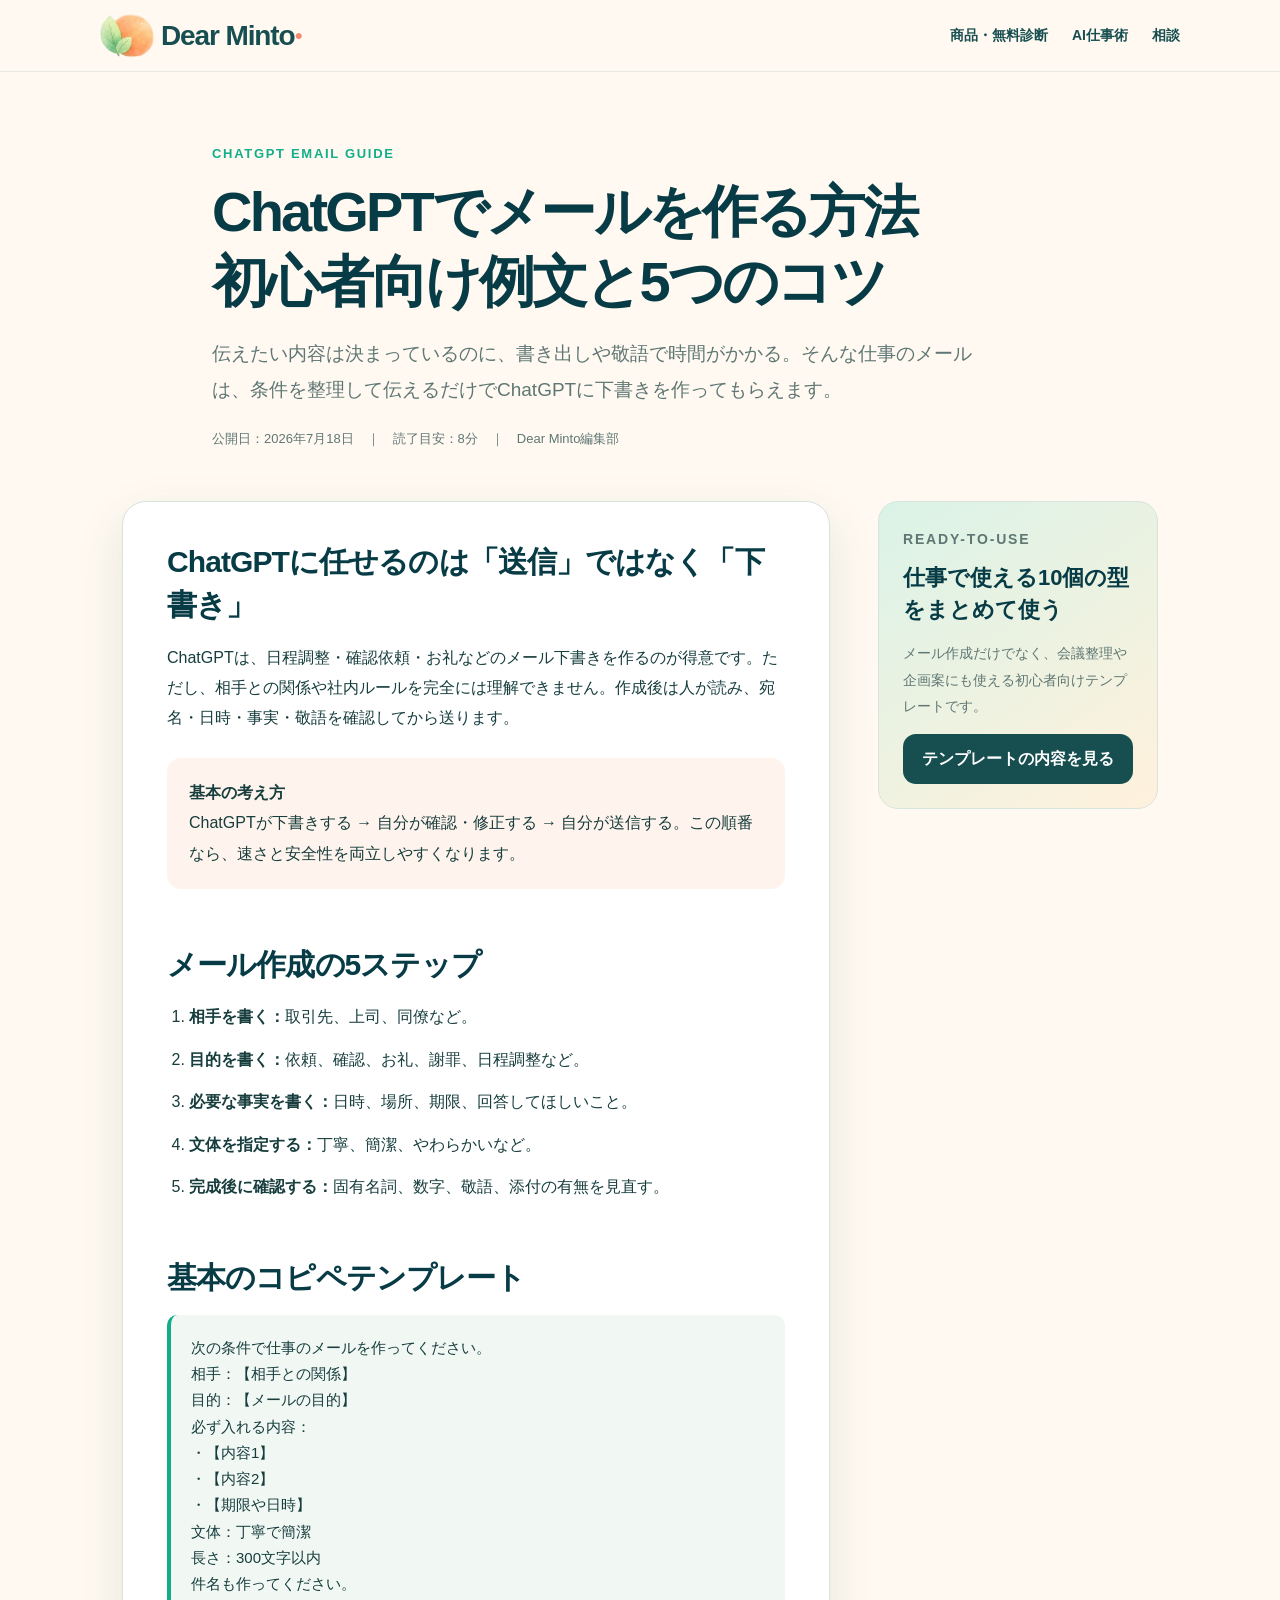
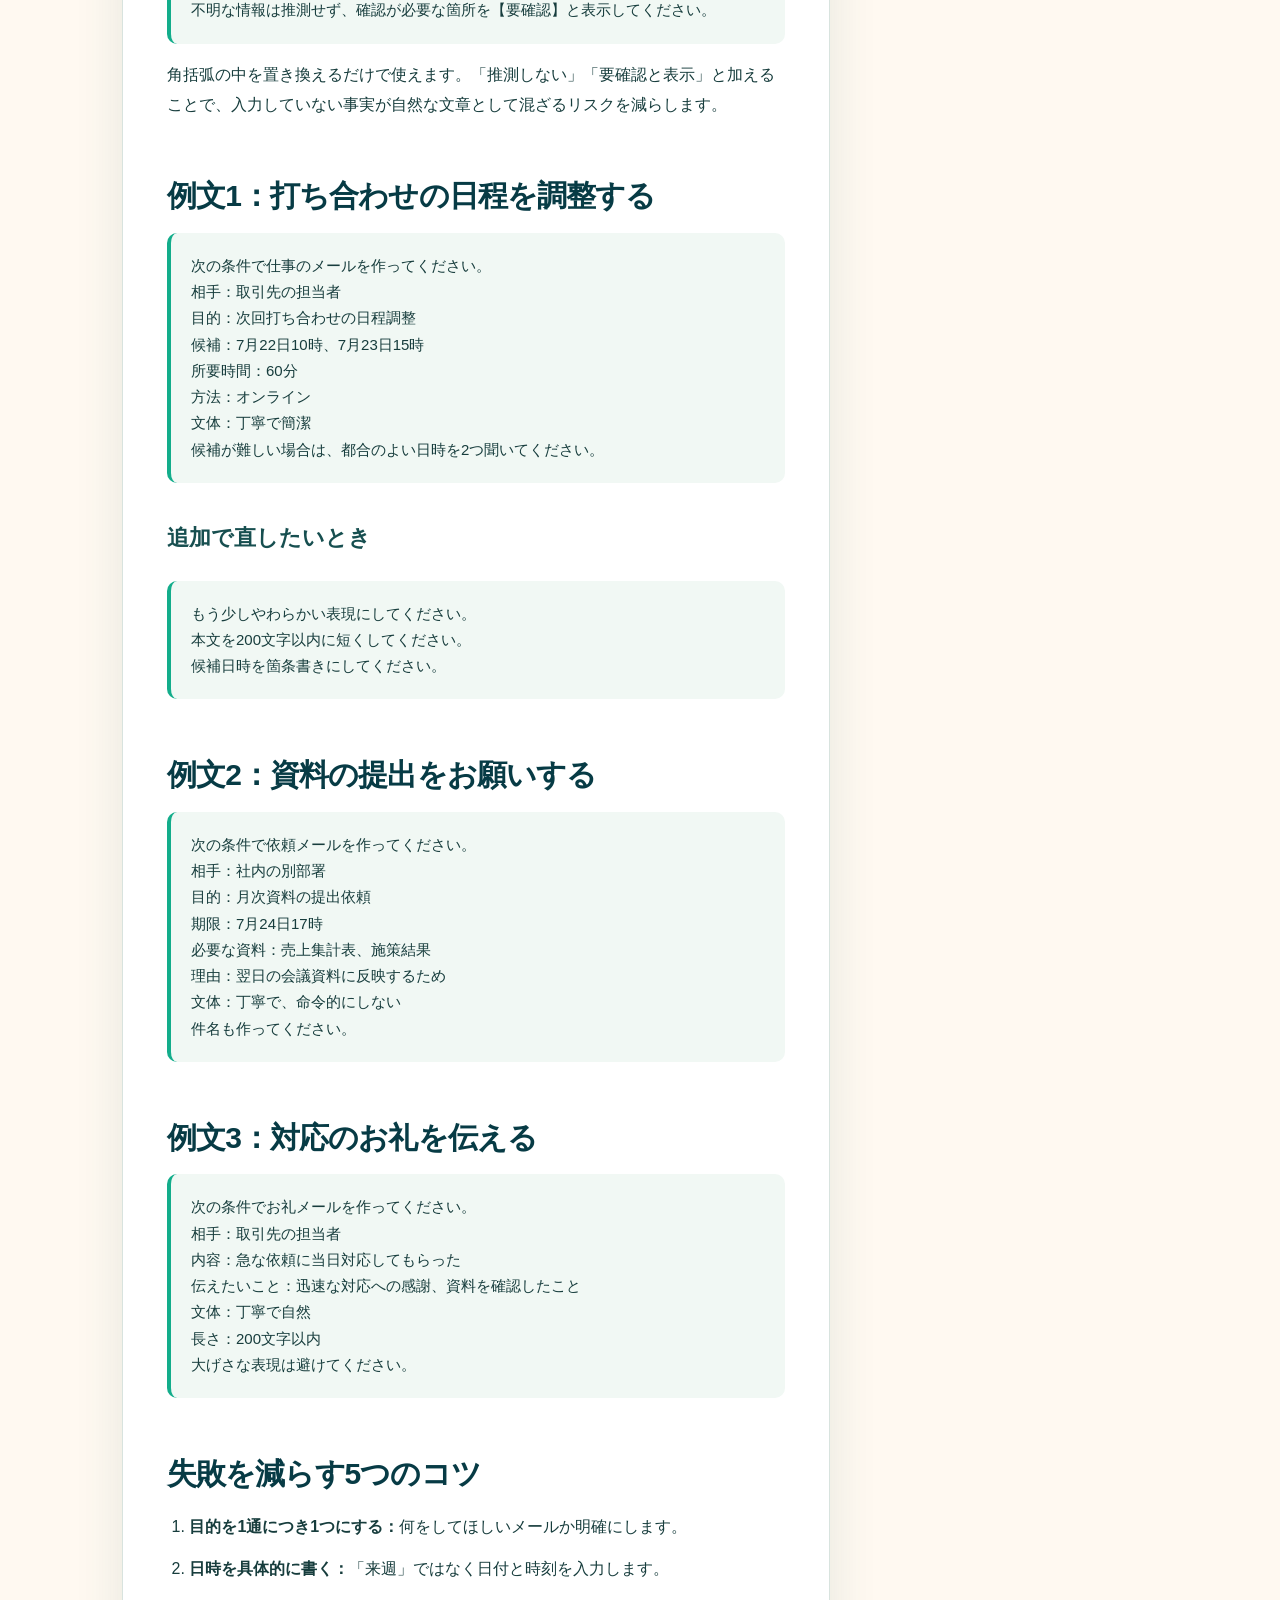
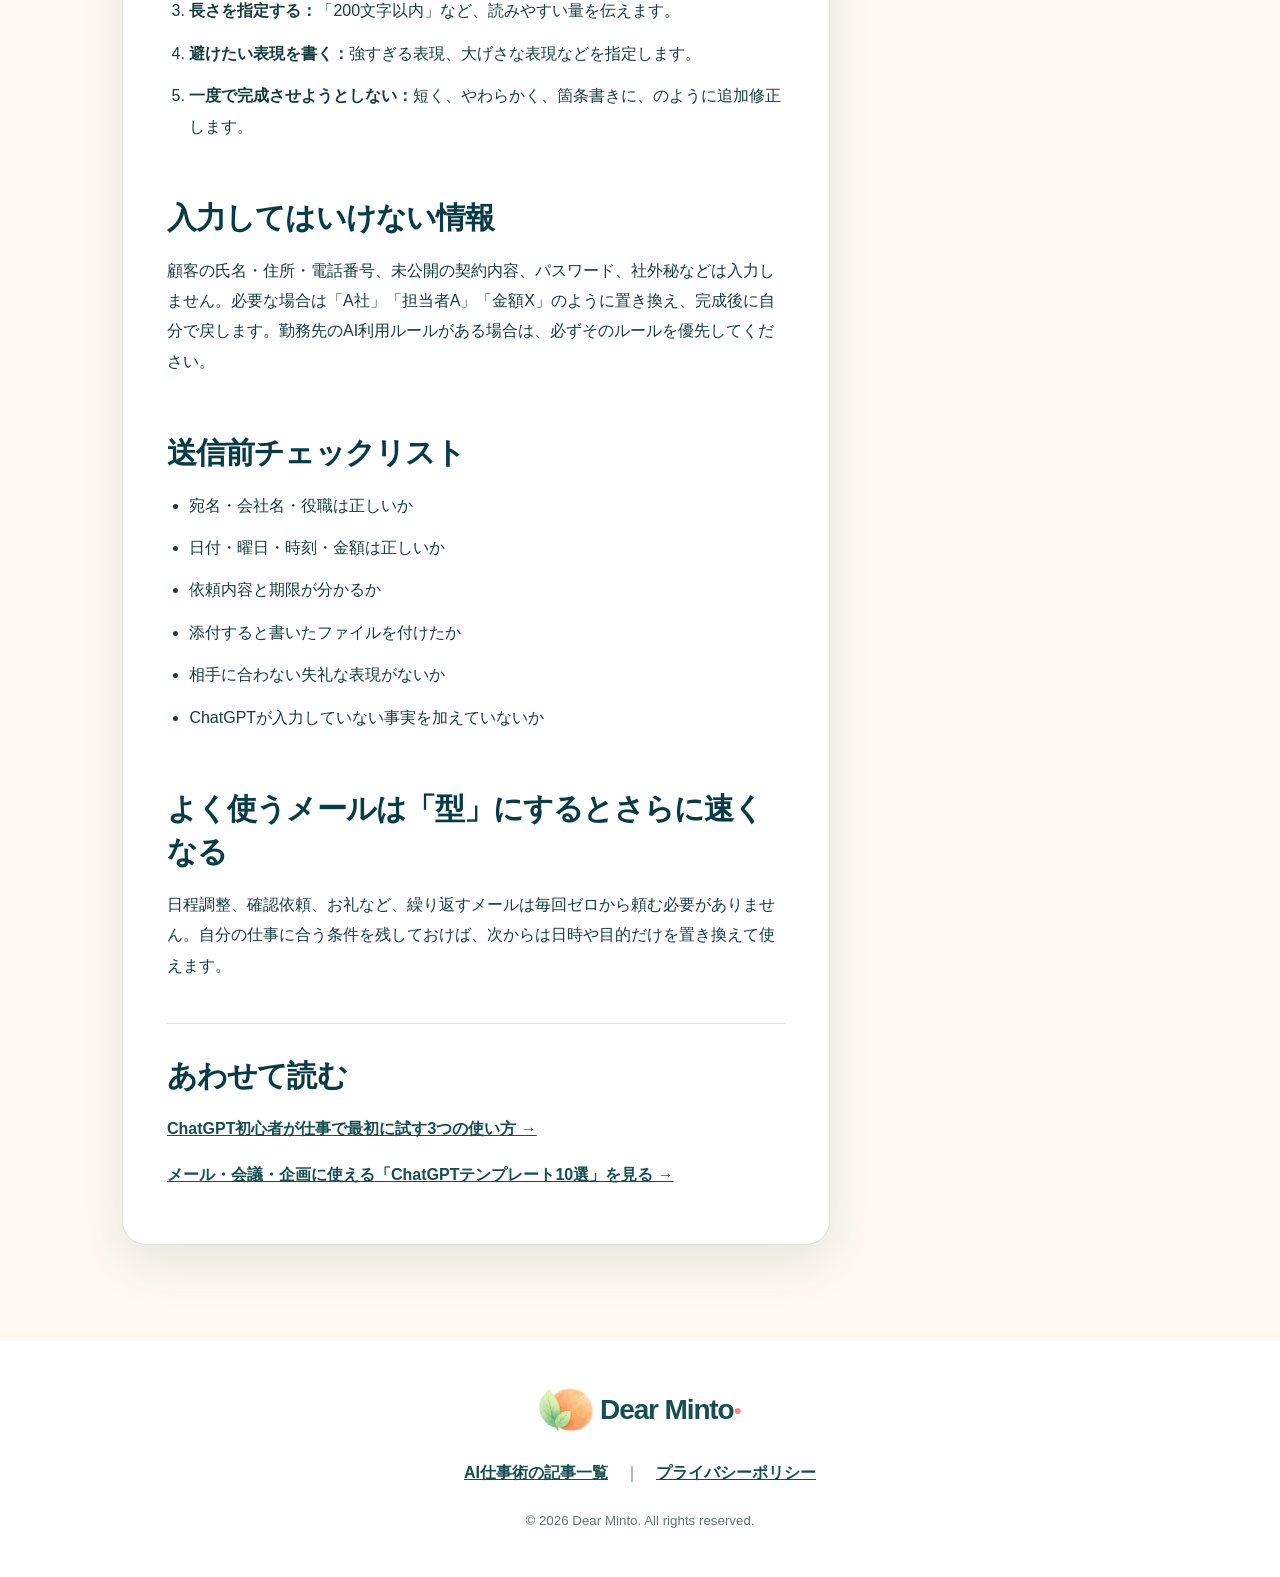
<file: blog/chatgpt-email-writing.html>
<!doctype html>
<html lang="ja"><head>
<meta charset="utf-8"><meta name="viewport" content="width=device-width,initial-scale=1">
<title>ChatGPTでメールを作る方法｜初心者向け例文と5つのコツ｜Dear Minto</title>
<meta name="description" content="ChatGPTで仕事のメールを作る手順を初心者向けに解説。依頼・お礼・日程調整で使えるコピペ例文、修正方法、個人情報を入れないための注意点も紹介します。">
<meta name="robots" content="index,follow,max-image-preview:large,max-snippet:-1"><link rel="canonical" href="https://www-minto.com/blog/chatgpt-email-writing.html">
<meta property="og:type" content="article"><meta property="og:title" content="ChatGPTでメールを作る方法｜初心者向け例文と5つのコツ"><meta property="og:description" content="仕事のメールを短時間で作る手順と、そのまま使えるコピペ例文。"><meta property="og:image" content="https://www-minto.com/assets/dear-minto-og.jpg"><meta property="og:image:alt" content="Dear Minto ロゴ"><meta property="og:url" content="https://www-minto.com/blog/chatgpt-email-writing.html">
<link rel="stylesheet" href="blog.css"><script async src="https://www.googletagmanager.com/gtag/js?id=G-5QDN8RSYEW"></script><script>window.dataLayer=window.dataLayer||[];function gtag(){dataLayer.push(arguments)}gtag('js',new Date());gtag('config','G-5QDN8RSYEW',{anonymize_ip:true});</script>
<script type="application/ld+json">{"@context":"https://schema.org","@type":"Article","headline":"ChatGPTでメールを作る方法｜初心者向け例文と5つのコツ","datePublished":"2026-07-18","dateModified":"2026-07-18","inLanguage":"ja","author":{"@type":"Organization","name":"Dear Minto","url":"https://www-minto.com/"},"publisher":{"@type":"Organization","name":"Dear Minto","url":"https://www-minto.com/"},"mainEntityOfPage":"https://www-minto.com/blog/chatgpt-email-writing.html"}</script>
</head><body><a class="skip-link" href="#main">本文へ移動</a><header class="site-header"><a class="brand" href="/">Dear Minto<span>●</span></a><nav><a href="/">商品・無料診断</a><a href="/blog/">AI仕事術</a><a href="/#contact">相談</a></nav></header>
<main id="main"><header class="article-head"><p class="eyebrow">CHATGPT EMAIL GUIDE</p><h1>ChatGPTでメールを作る方法<br>初心者向け例文と5つのコツ</h1><p class="lead">伝えたい内容は決まっているのに、書き出しや敬語で時間がかかる。そんな仕事のメールは、条件を整理して伝えるだけでChatGPTに下書きを作ってもらえます。</p><p class="article-meta">公開日：2026年7月18日　｜　読了目安：8分　｜　Dear Minto編集部</p></header>
<div class="article-layout"><article class="article-body">
<h2>ChatGPTに任せるのは「送信」ではなく「下書き」</h2><p>ChatGPTは、日程調整・確認依頼・お礼などのメール下書きを作るのが得意です。ただし、相手との関係や社内ルールを完全には理解できません。作成後は人が読み、宛名・日時・事実・敬語を確認してから送ります。</p><div class="point"><strong>基本の考え方</strong><br>ChatGPTが下書きする → 自分が確認・修正する → 自分が送信する。この順番なら、速さと安全性を両立しやすくなります。</div>
<h2>メール作成の5ステップ</h2><ol class="steps"><li><strong>相手を書く：</strong>取引先、上司、同僚など。</li><li><strong>目的を書く：</strong>依頼、確認、お礼、謝罪、日程調整など。</li><li><strong>必要な事実を書く：</strong>日時、場所、期限、回答してほしいこと。</li><li><strong>文体を指定する：</strong>丁寧、簡潔、やわらかいなど。</li><li><strong>完成後に確認する：</strong>固有名詞、数字、敬語、添付の有無を見直す。</li></ol>
<h2>基本のコピペテンプレート</h2><pre>次の条件で仕事のメールを作ってください。
相手：【相手との関係】
目的：【メールの目的】
必ず入れる内容：
・【内容1】
・【内容2】
・【期限や日時】
文体：丁寧で簡潔
長さ：300文字以内
件名も作ってください。
不明な情報は推測せず、確認が必要な箇所を【要確認】と表示してください。</pre><p>角括弧の中を置き換えるだけで使えます。「推測しない」「要確認と表示」と加えることで、入力していない事実が自然な文章として混ざるリスクを減らします。</p>
<h2>例文1：打ち合わせの日程を調整する</h2><pre>次の条件で仕事のメールを作ってください。
相手：取引先の担当者
目的：次回打ち合わせの日程調整
候補：7月22日10時、7月23日15時
所要時間：60分
方法：オンライン
文体：丁寧で簡潔
候補が難しい場合は、都合のよい日時を2つ聞いてください。</pre><h3>追加で直したいとき</h3><pre>もう少しやわらかい表現にしてください。
本文を200文字以内に短くしてください。
候補日時を箇条書きにしてください。</pre>
<h2>例文2：資料の提出をお願いする</h2><pre>次の条件で依頼メールを作ってください。
相手：社内の別部署
目的：月次資料の提出依頼
期限：7月24日17時
必要な資料：売上集計表、施策結果
理由：翌日の会議資料に反映するため
文体：丁寧で、命令的にしない
件名も作ってください。</pre>
<h2>例文3：対応のお礼を伝える</h2><pre>次の条件でお礼メールを作ってください。
相手：取引先の担当者
内容：急な依頼に当日対応してもらった
伝えたいこと：迅速な対応への感謝、資料を確認したこと
文体：丁寧で自然
長さ：200文字以内
大げさな表現は避けてください。</pre>
<h2>失敗を減らす5つのコツ</h2><ol class="steps"><li><strong>目的を1通につき1つにする：</strong>何をしてほしいメールか明確にします。</li><li><strong>日時を具体的に書く：</strong>「来週」ではなく日付と時刻を入力します。</li><li><strong>長さを指定する：</strong>「200文字以内」など、読みやすい量を伝えます。</li><li><strong>避けたい表現を書く：</strong>強すぎる表現、大げさな表現などを指定します。</li><li><strong>一度で完成させようとしない：</strong>短く、やわらかく、箇条書きに、のように追加修正します。</li></ol>
<h2>入力してはいけない情報</h2><p>顧客の氏名・住所・電話番号、未公開の契約内容、パスワード、社外秘などは入力しません。必要な場合は「A社」「担当者A」「金額X」のように置き換え、完成後に自分で戻します。勤務先のAI利用ルールがある場合は、必ずそのルールを優先してください。</p>
<h2>送信前チェックリスト</h2><ul class="steps"><li>宛名・会社名・役職は正しいか</li><li>日付・曜日・時刻・金額は正しいか</li><li>依頼内容と期限が分かるか</li><li>添付すると書いたファイルを付けたか</li><li>相手に合わない失礼な表現がないか</li><li>ChatGPTが入力していない事実を加えていないか</li></ul>
<h2>よく使うメールは「型」にするとさらに速くなる</h2><p>日程調整、確認依頼、お礼など、繰り返すメールは毎回ゼロから頼む必要がありません。自分の仕事に合う条件を残しておけば、次からは日時や目的だけを置き換えて使えます。</p>
<div class="related"><h2>あわせて読む</h2><p><a href="/blog/chatgpt-first-3-uses.html">ChatGPT初心者が仕事で最初に試す3つの使い方 →</a></p><p><a href="https://note.com/major_drake4006/n/n54bf022607a3?utm_source=minto_blog&utm_medium=owned&utm_campaign=article02" target="_blank" rel="noopener" data-ga-event="article02_product001_click">メール・会議・企画に使える「ChatGPTテンプレート10選」を見る →</a></p></div>
</article><aside class="side-card"><p class="eyebrow">READY-TO-USE</p><h2>仕事で使える10個の型をまとめて使う</h2><p>メール作成だけでなく、会議整理や企画案にも使える初心者向けテンプレートです。</p><a class="button" href="https://note.com/major_drake4006/n/n54bf022607a3?utm_source=minto_blog_side&utm_medium=owned&utm_campaign=article02" target="_blank" rel="noopener" data-ga-event="article02_side_product001_click">テンプレートの内容を見る</a></aside></div></main>
<footer><a class="brand" href="/">Dear Minto<span>●</span></a><p><a href="/blog/">AI仕事術の記事一覧</a>　｜　<a href="/privacy.html">プライバシーポリシー</a></p><small>© 2026 Dear Minto. All rights reserved.</small></footer><script>document.addEventListener('click',e=>{const a=e.target.closest('[data-ga-event]');if(a&&typeof gtag==='function')gtag('event',a.dataset.gaEvent,{link_url:a.href,transport_type:'beacon'})})</script></body></html>
</file>
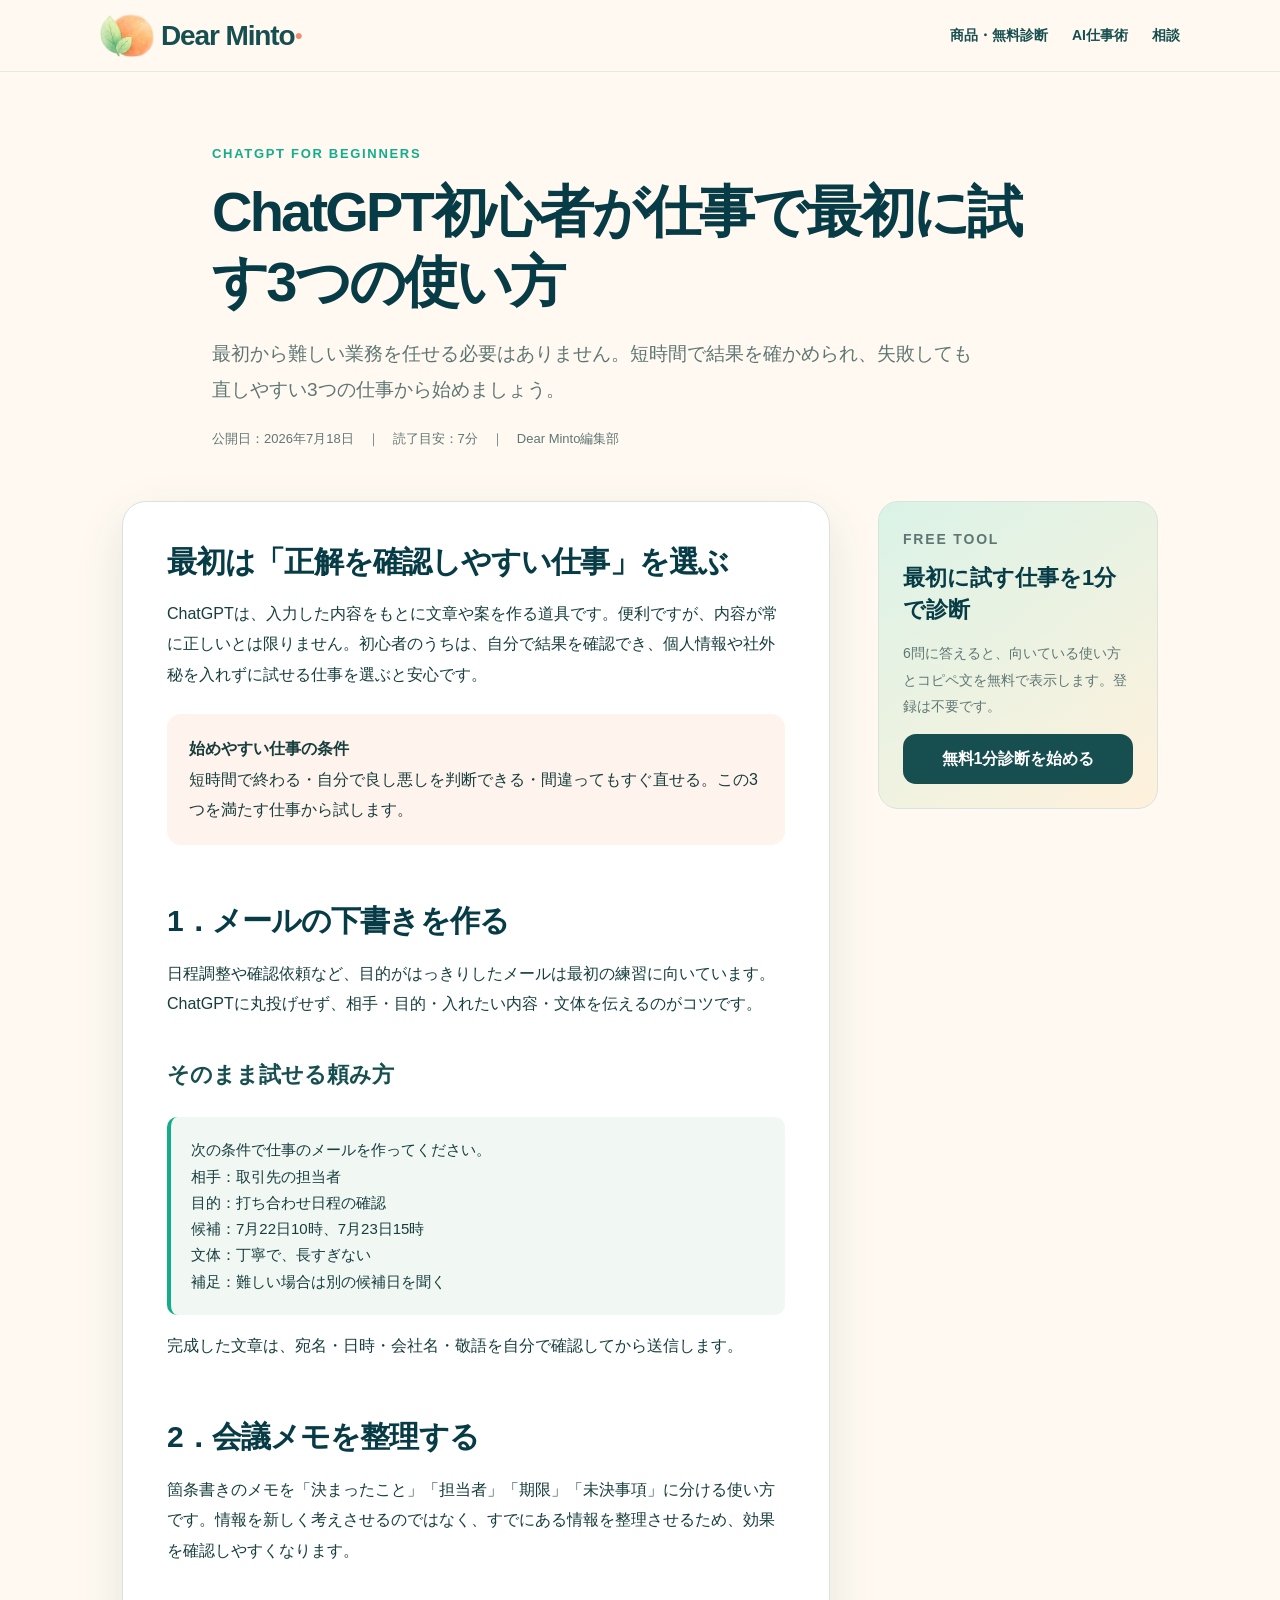
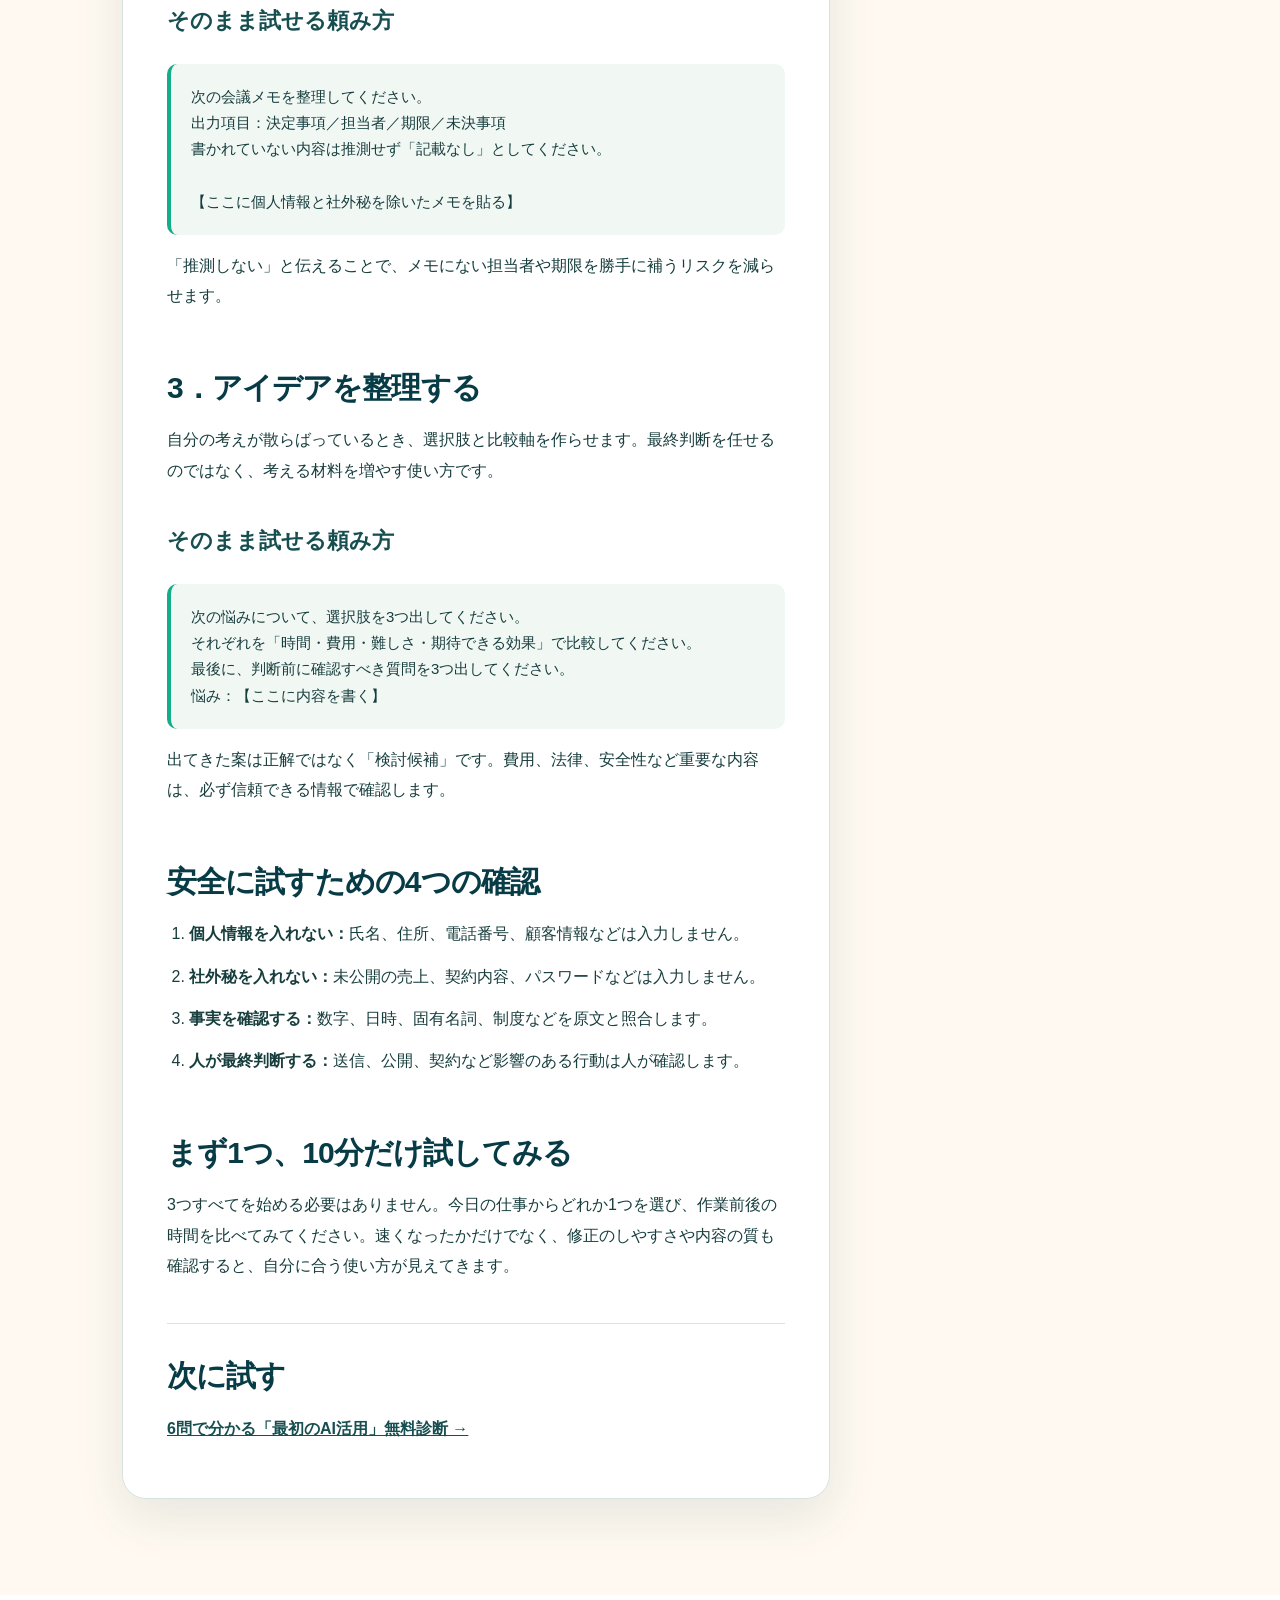
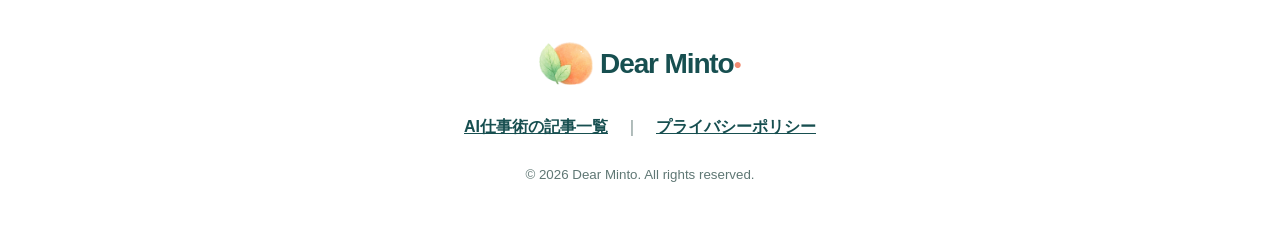
<file: blog/chatgpt-first-3-uses.html>
<!doctype html>
<html lang="ja"><head>
<meta charset="utf-8"><meta name="viewport" content="width=device-width,initial-scale=1">
<title>ChatGPT初心者が仕事で最初に試す3つの使い方｜Dear Minto</title>
<meta name="description" content="ChatGPTを仕事で使いたい初心者向けに、メール作成・会議メモ整理・アイデア整理の3つを、コピペできる頼み方と注意点付きで解説します。">
<meta name="robots" content="index,follow,max-image-preview:large,max-snippet:-1"><link rel="canonical" href="https://www-minto.com/blog/chatgpt-first-3-uses.html">
<meta property="og:type" content="article"><meta property="og:title" content="ChatGPT初心者が仕事で最初に試す3つの使い方"><meta property="og:description" content="メール、会議メモ、アイデア整理から始める、やさしいChatGPT仕事術。"><meta property="og:image" content="https://www-minto.com/assets/dear-minto-og.jpg"><meta property="og:image:alt" content="Dear Minto ロゴ"><meta property="og:url" content="https://www-minto.com/blog/chatgpt-first-3-uses.html">
<link rel="stylesheet" href="blog.css"><script async src="https://www.googletagmanager.com/gtag/js?id=G-5QDN8RSYEW"></script><script>window.dataLayer=window.dataLayer||[];function gtag(){dataLayer.push(arguments)}gtag('js',new Date());gtag('config','G-5QDN8RSYEW',{anonymize_ip:true});</script>
<script type="application/ld+json">{"@context":"https://schema.org","@type":"Article","headline":"ChatGPT初心者が仕事で最初に試す3つの使い方","datePublished":"2026-07-18","dateModified":"2026-07-18","inLanguage":"ja","author":{"@type":"Organization","name":"Dear Minto","url":"https://www-minto.com/"},"publisher":{"@type":"Organization","name":"Dear Minto","url":"https://www-minto.com/"},"mainEntityOfPage":"https://www-minto.com/blog/chatgpt-first-3-uses.html"}</script>
</head><body><a class="skip-link" href="#main">本文へ移動</a><header class="site-header"><a class="brand" href="/">Dear Minto<span>●</span></a><nav><a href="/">商品・無料診断</a><a href="/blog/">AI仕事術</a><a href="/#contact">相談</a></nav></header>
<main id="main"><header class="article-head"><p class="eyebrow">CHATGPT FOR BEGINNERS</p><h1>ChatGPT初心者が仕事で最初に試す3つの使い方</h1><p class="lead">最初から難しい業務を任せる必要はありません。短時間で結果を確かめられ、失敗しても直しやすい3つの仕事から始めましょう。</p><p class="article-meta">公開日：2026年7月18日　｜　読了目安：7分　｜　Dear Minto編集部</p></header>
<div class="article-layout"><article class="article-body">
<h2>最初は「正解を確認しやすい仕事」を選ぶ</h2><p>ChatGPTは、入力した内容をもとに文章や案を作る道具です。便利ですが、内容が常に正しいとは限りません。初心者のうちは、自分で結果を確認でき、個人情報や社外秘を入れずに試せる仕事を選ぶと安心です。</p><div class="point"><strong>始めやすい仕事の条件</strong><br>短時間で終わる・自分で良し悪しを判断できる・間違ってもすぐ直せる。この3つを満たす仕事から試します。</div>
<h2>1．メールの下書きを作る</h2><p>日程調整や確認依頼など、目的がはっきりしたメールは最初の練習に向いています。ChatGPTに丸投げせず、相手・目的・入れたい内容・文体を伝えるのがコツです。</p><h3>そのまま試せる頼み方</h3><pre>次の条件で仕事のメールを作ってください。
相手：取引先の担当者
目的：打ち合わせ日程の確認
候補：7月22日10時、7月23日15時
文体：丁寧で、長すぎない
補足：難しい場合は別の候補日を聞く</pre><p>完成した文章は、宛名・日時・会社名・敬語を自分で確認してから送信します。</p>
<h2>2．会議メモを整理する</h2><p>箇条書きのメモを「決まったこと」「担当者」「期限」「未決事項」に分ける使い方です。情報を新しく考えさせるのではなく、すでにある情報を整理させるため、効果を確認しやすくなります。</p><h3>そのまま試せる頼み方</h3><pre>次の会議メモを整理してください。
出力項目：決定事項／担当者／期限／未決事項
書かれていない内容は推測せず「記載なし」としてください。

【ここに個人情報と社外秘を除いたメモを貼る】</pre><p>「推測しない」と伝えることで、メモにない担当者や期限を勝手に補うリスクを減らせます。</p>
<h2>3．アイデアを整理する</h2><p>自分の考えが散らばっているとき、選択肢と比較軸を作らせます。最終判断を任せるのではなく、考える材料を増やす使い方です。</p><h3>そのまま試せる頼み方</h3><pre>次の悩みについて、選択肢を3つ出してください。
それぞれを「時間・費用・難しさ・期待できる効果」で比較してください。
最後に、判断前に確認すべき質問を3つ出してください。
悩み：【ここに内容を書く】</pre><p>出てきた案は正解ではなく「検討候補」です。費用、法律、安全性など重要な内容は、必ず信頼できる情報で確認します。</p>
<h2>安全に試すための4つの確認</h2><ol class="steps"><li><strong>個人情報を入れない：</strong>氏名、住所、電話番号、顧客情報などは入力しません。</li><li><strong>社外秘を入れない：</strong>未公開の売上、契約内容、パスワードなどは入力しません。</li><li><strong>事実を確認する：</strong>数字、日時、固有名詞、制度などを原文と照合します。</li><li><strong>人が最終判断する：</strong>送信、公開、契約など影響のある行動は人が確認します。</li></ol>
<h2>まず1つ、10分だけ試してみる</h2><p>3つすべてを始める必要はありません。今日の仕事からどれか1つを選び、作業前後の時間を比べてみてください。速くなったかだけでなく、修正のしやすさや内容の質も確認すると、自分に合う使い方が見えてきます。</p>
<div class="related"><h2>次に試す</h2><p><a href="/tools/ai-first-step.html?utm_source=blog&utm_medium=owned&utm_campaign=article01" data-ga-event="article01_quiz_click">6問で分かる「最初のAI活用」無料診断 →</a></p></div>
</article><aside class="side-card"><p class="eyebrow">FREE TOOL</p><h2>最初に試す仕事を1分で診断</h2><p>6問に答えると、向いている使い方とコピペ文を無料で表示します。登録は不要です。</p><a class="button" href="/tools/ai-first-step.html?utm_source=blog_side&utm_medium=owned&utm_campaign=article01" data-ga-event="article01_side_quiz_click">無料1分診断を始める</a></aside></div></main>
<footer><a class="brand" href="/">Dear Minto<span>●</span></a><p><a href="/blog/">AI仕事術の記事一覧</a>　｜　<a href="/privacy.html">プライバシーポリシー</a></p><small>© 2026 Dear Minto. All rights reserved.</small></footer><script>document.addEventListener('click',e=>{const a=e.target.closest('[data-ga-event]');if(a&&typeof gtag==='function')gtag('event',a.dataset.gaEvent,{link_url:a.href,transport_type:'beacon'})})</script></body></html>
</file>
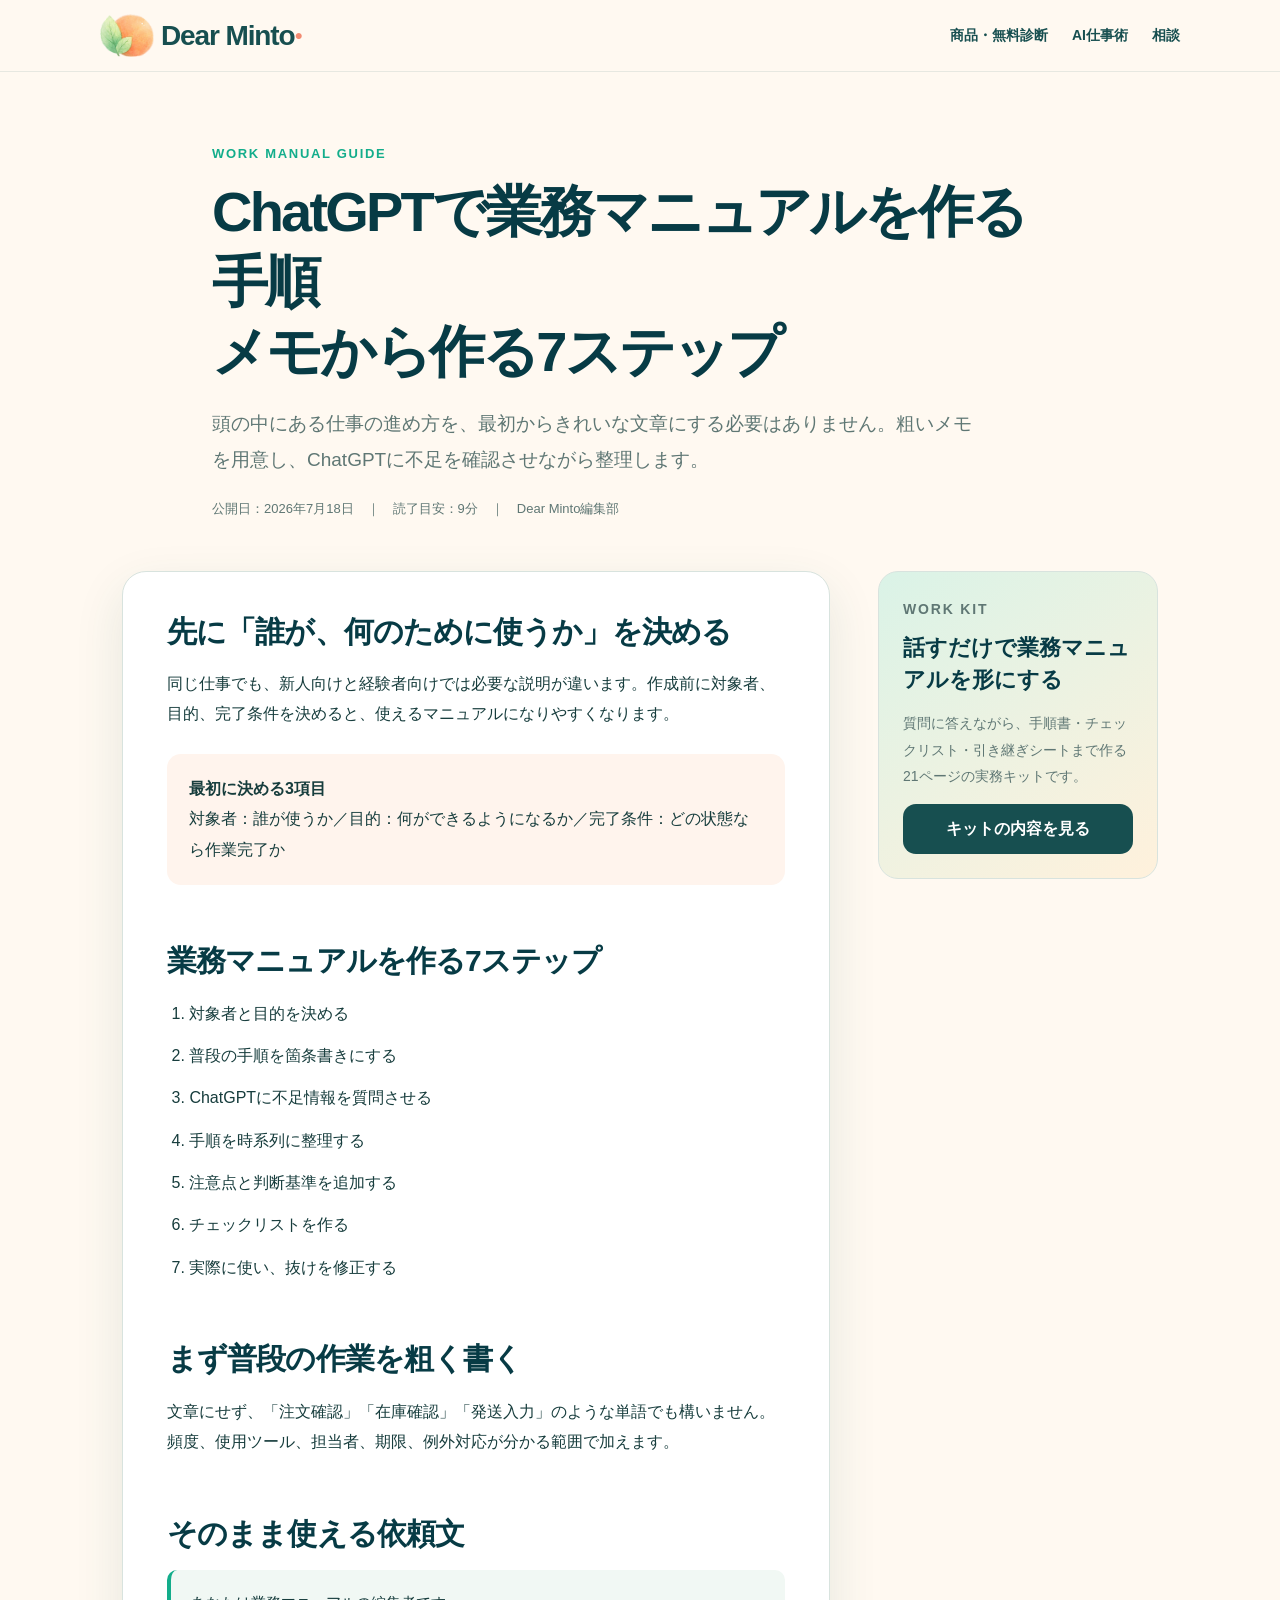
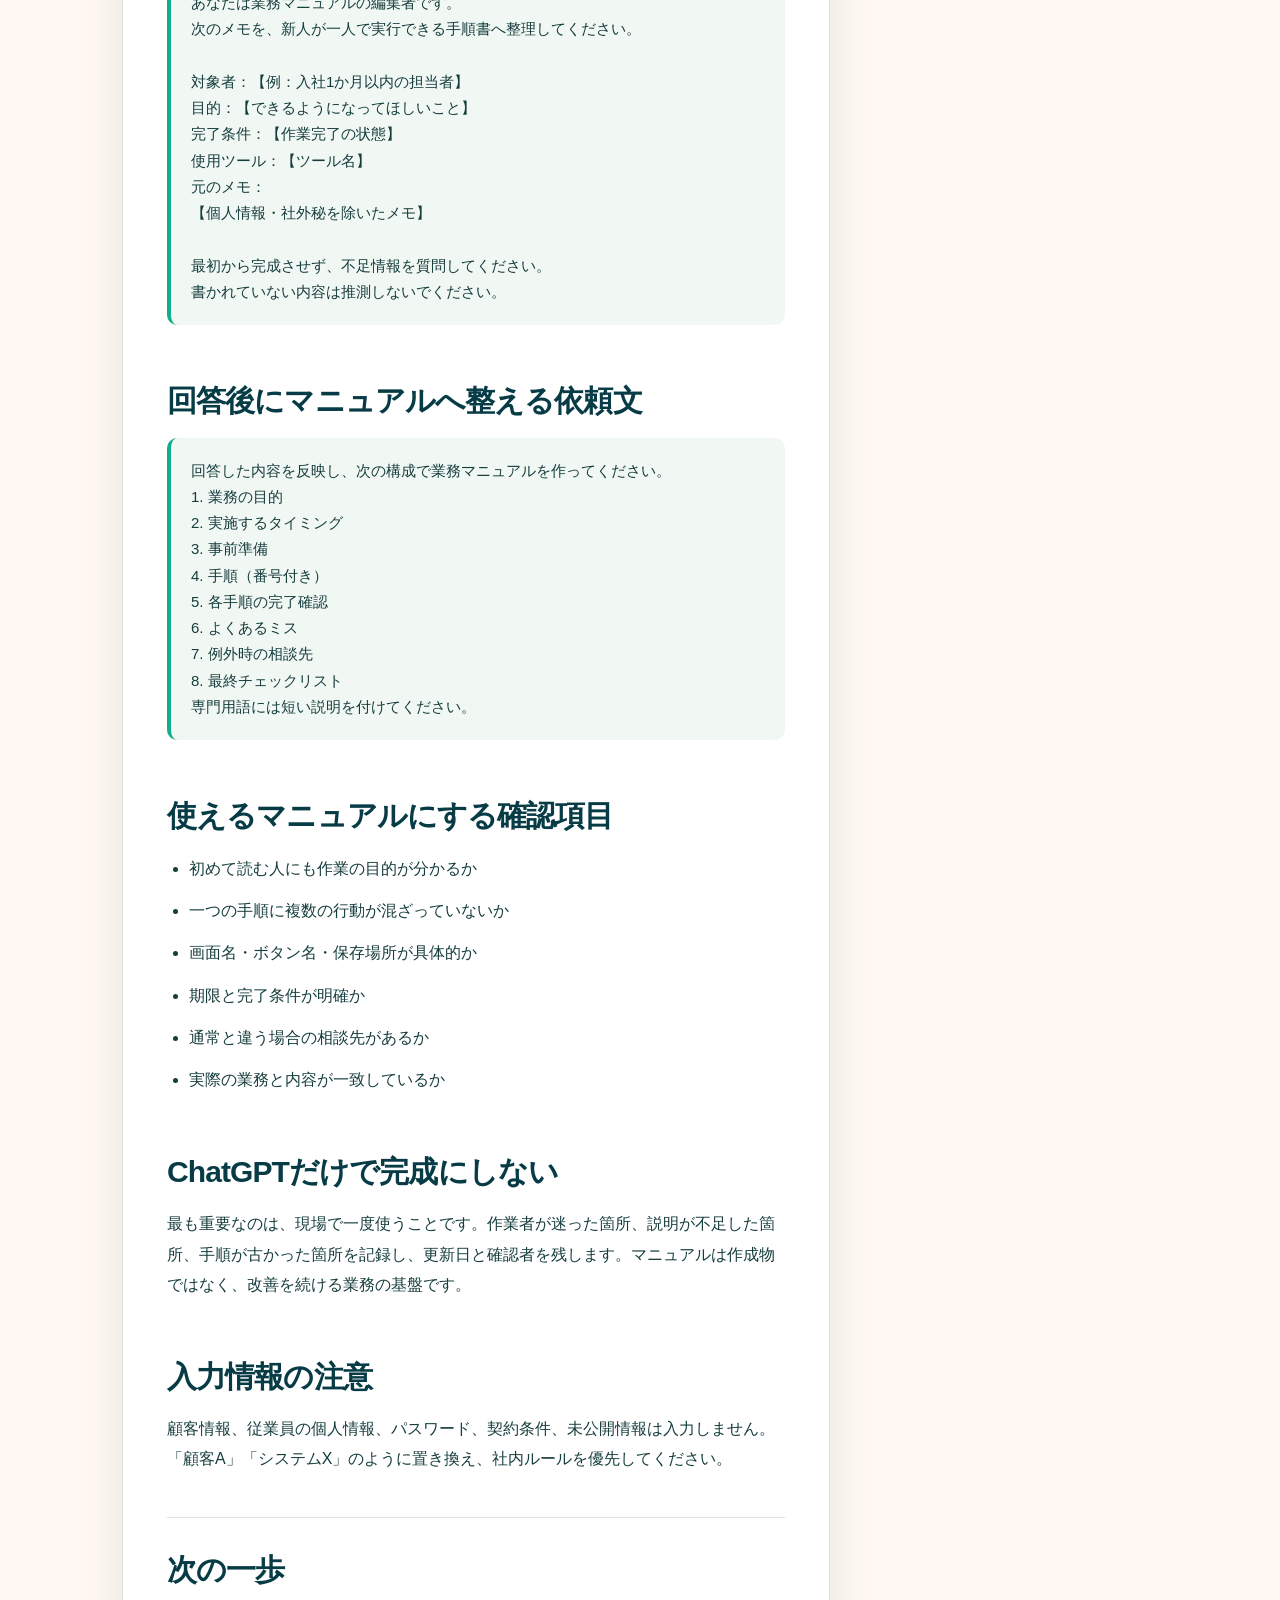
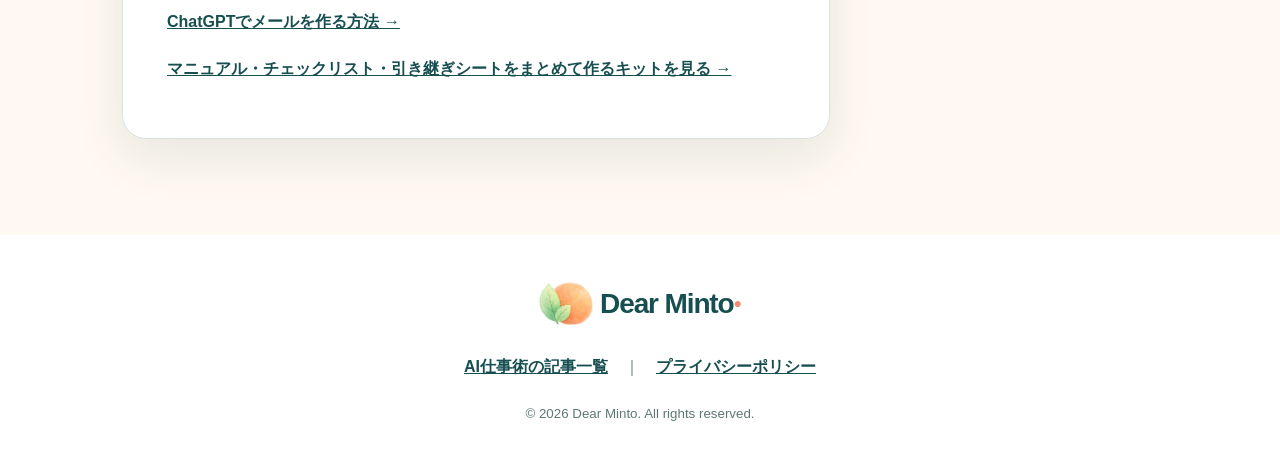
<file: blog/chatgpt-work-manual.html>
<!doctype html>
<html lang="ja"><head><meta charset="utf-8"><meta name="viewport" content="width=device-width,initial-scale=1">
<title>ChatGPTで業務マニュアルを作る手順｜メモから作る7ステップ｜Dear Minto</title>
<meta name="description" content="ChatGPTで業務マニュアルを作る7ステップを解説。粗いメモを手順書・チェックリスト・引き継ぎ資料へ整理するコピペ例文と確認項目を紹介します。">
<meta name="robots" content="index,follow,max-image-preview:large,max-snippet:-1"><link rel="canonical" href="https://www-minto.com/blog/chatgpt-work-manual.html">
<meta property="og:type" content="article"><meta property="og:title" content="ChatGPTで業務マニュアルを作る手順｜メモから作る7ステップ"><meta property="og:image" content="https://www-minto.com/assets/dear-minto-og.jpg"><meta property="og:image:alt" content="Dear Minto ロゴ"><meta property="og:url" content="https://www-minto.com/blog/chatgpt-work-manual.html">
<link rel="stylesheet" href="blog.css"><script async src="https://www.googletagmanager.com/gtag/js?id=G-5QDN8RSYEW"></script><script>window.dataLayer=window.dataLayer||[];function gtag(){dataLayer.push(arguments)}gtag('js',new Date());gtag('config','G-5QDN8RSYEW',{anonymize_ip:true});</script>
<script type="application/ld+json">{"@context":"https://schema.org","@type":"Article","headline":"ChatGPTで業務マニュアルを作る手順｜メモから作る7ステップ","datePublished":"2026-07-18","dateModified":"2026-07-18","inLanguage":"ja","author":{"@type":"Organization","name":"Dear Minto"},"publisher":{"@type":"Organization","name":"Dear Minto"},"mainEntityOfPage":"https://www-minto.com/blog/chatgpt-work-manual.html"}</script></head>
<body><a class="skip-link" href="#main">本文へ移動</a><header class="site-header"><a class="brand" href="/">Dear Minto<span>●</span></a><nav><a href="/">商品・無料診断</a><a href="/blog/">AI仕事術</a><a href="/#contact">相談</a></nav></header>
<main id="main"><header class="article-head"><p class="eyebrow">WORK MANUAL GUIDE</p><h1>ChatGPTで業務マニュアルを作る手順<br>メモから作る7ステップ</h1><p class="lead">頭の中にある仕事の進め方を、最初からきれいな文章にする必要はありません。粗いメモを用意し、ChatGPTに不足を確認させながら整理します。</p><p class="article-meta">公開日：2026年7月18日　｜　読了目安：9分　｜　Dear Minto編集部</p></header>
<div class="article-layout"><article class="article-body">
<h2>先に「誰が、何のために使うか」を決める</h2><p>同じ仕事でも、新人向けと経験者向けでは必要な説明が違います。作成前に対象者、目的、完了条件を決めると、使えるマニュアルになりやすくなります。</p><div class="point"><strong>最初に決める3項目</strong><br>対象者：誰が使うか／目的：何ができるようになるか／完了条件：どの状態なら作業完了か</div>
<h2>業務マニュアルを作る7ステップ</h2><ol class="steps"><li>対象者と目的を決める</li><li>普段の手順を箇条書きにする</li><li>ChatGPTに不足情報を質問させる</li><li>手順を時系列に整理する</li><li>注意点と判断基準を追加する</li><li>チェックリストを作る</li><li>実際に使い、抜けを修正する</li></ol>
<h2>まず普段の作業を粗く書く</h2><p>文章にせず、「注文確認」「在庫確認」「発送入力」のような単語でも構いません。頻度、使用ツール、担当者、期限、例外対応が分かる範囲で加えます。</p>
<h2>そのまま使える依頼文</h2><pre>あなたは業務マニュアルの編集者です。
次のメモを、新人が一人で実行できる手順書へ整理してください。

対象者：【例：入社1か月以内の担当者】
目的：【できるようになってほしいこと】
完了条件：【作業完了の状態】
使用ツール：【ツール名】
元のメモ：
【個人情報・社外秘を除いたメモ】

最初から完成させず、不足情報を質問してください。
書かれていない内容は推測しないでください。</pre>
<h2>回答後にマニュアルへ整える依頼文</h2><pre>回答した内容を反映し、次の構成で業務マニュアルを作ってください。
1. 業務の目的
2. 実施するタイミング
3. 事前準備
4. 手順（番号付き）
5. 各手順の完了確認
6. よくあるミス
7. 例外時の相談先
8. 最終チェックリスト
専門用語には短い説明を付けてください。</pre>
<h2>使えるマニュアルにする確認項目</h2><ul class="steps"><li>初めて読む人にも作業の目的が分かるか</li><li>一つの手順に複数の行動が混ざっていないか</li><li>画面名・ボタン名・保存場所が具体的か</li><li>期限と完了条件が明確か</li><li>通常と違う場合の相談先があるか</li><li>実際の業務と内容が一致しているか</li></ul>
<h2>ChatGPTだけで完成にしない</h2><p>最も重要なのは、現場で一度使うことです。作業者が迷った箇所、説明が不足した箇所、手順が古かった箇所を記録し、更新日と確認者を残します。マニュアルは作成物ではなく、改善を続ける業務の基盤です。</p>
<h2>入力情報の注意</h2><p>顧客情報、従業員の個人情報、パスワード、契約条件、未公開情報は入力しません。「顧客A」「システムX」のように置き換え、社内ルールを優先してください。</p>
<div class="related"><h2>次の一歩</h2><p><a href="/blog/chatgpt-email-writing.html">ChatGPTでメールを作る方法 →</a></p><p><a href="https://note.com/major_drake4006/n/n6faad89657a8?utm_source=minto_blog&utm_medium=owned&utm_campaign=article03" target="_blank" rel="noopener" data-ga-event="article03_product002_click">マニュアル・チェックリスト・引き継ぎシートをまとめて作るキットを見る →</a></p></div>
</article><aside class="side-card"><p class="eyebrow">WORK KIT</p><h2>話すだけで業務マニュアルを形にする</h2><p>質問に答えながら、手順書・チェックリスト・引き継ぎシートまで作る21ページの実務キットです。</p><a class="button" href="https://note.com/major_drake4006/n/n6faad89657a8?utm_source=minto_blog_side&utm_medium=owned&utm_campaign=article03" target="_blank" rel="noopener" data-ga-event="article03_side_product002_click">キットの内容を見る</a></aside></div></main>
<footer><a class="brand" href="/">Dear Minto<span>●</span></a><p><a href="/blog/">AI仕事術の記事一覧</a>　｜　<a href="/privacy.html">プライバシーポリシー</a></p><small>© 2026 Dear Minto. All rights reserved.</small></footer><script>document.addEventListener('click',e=>{const a=e.target.closest('[data-ga-event]');if(a&&typeof gtag==='function')gtag('event',a.dataset.gaEvent,{link_url:a.href,transport_type:'beacon'})})</script></body></html>
</file>
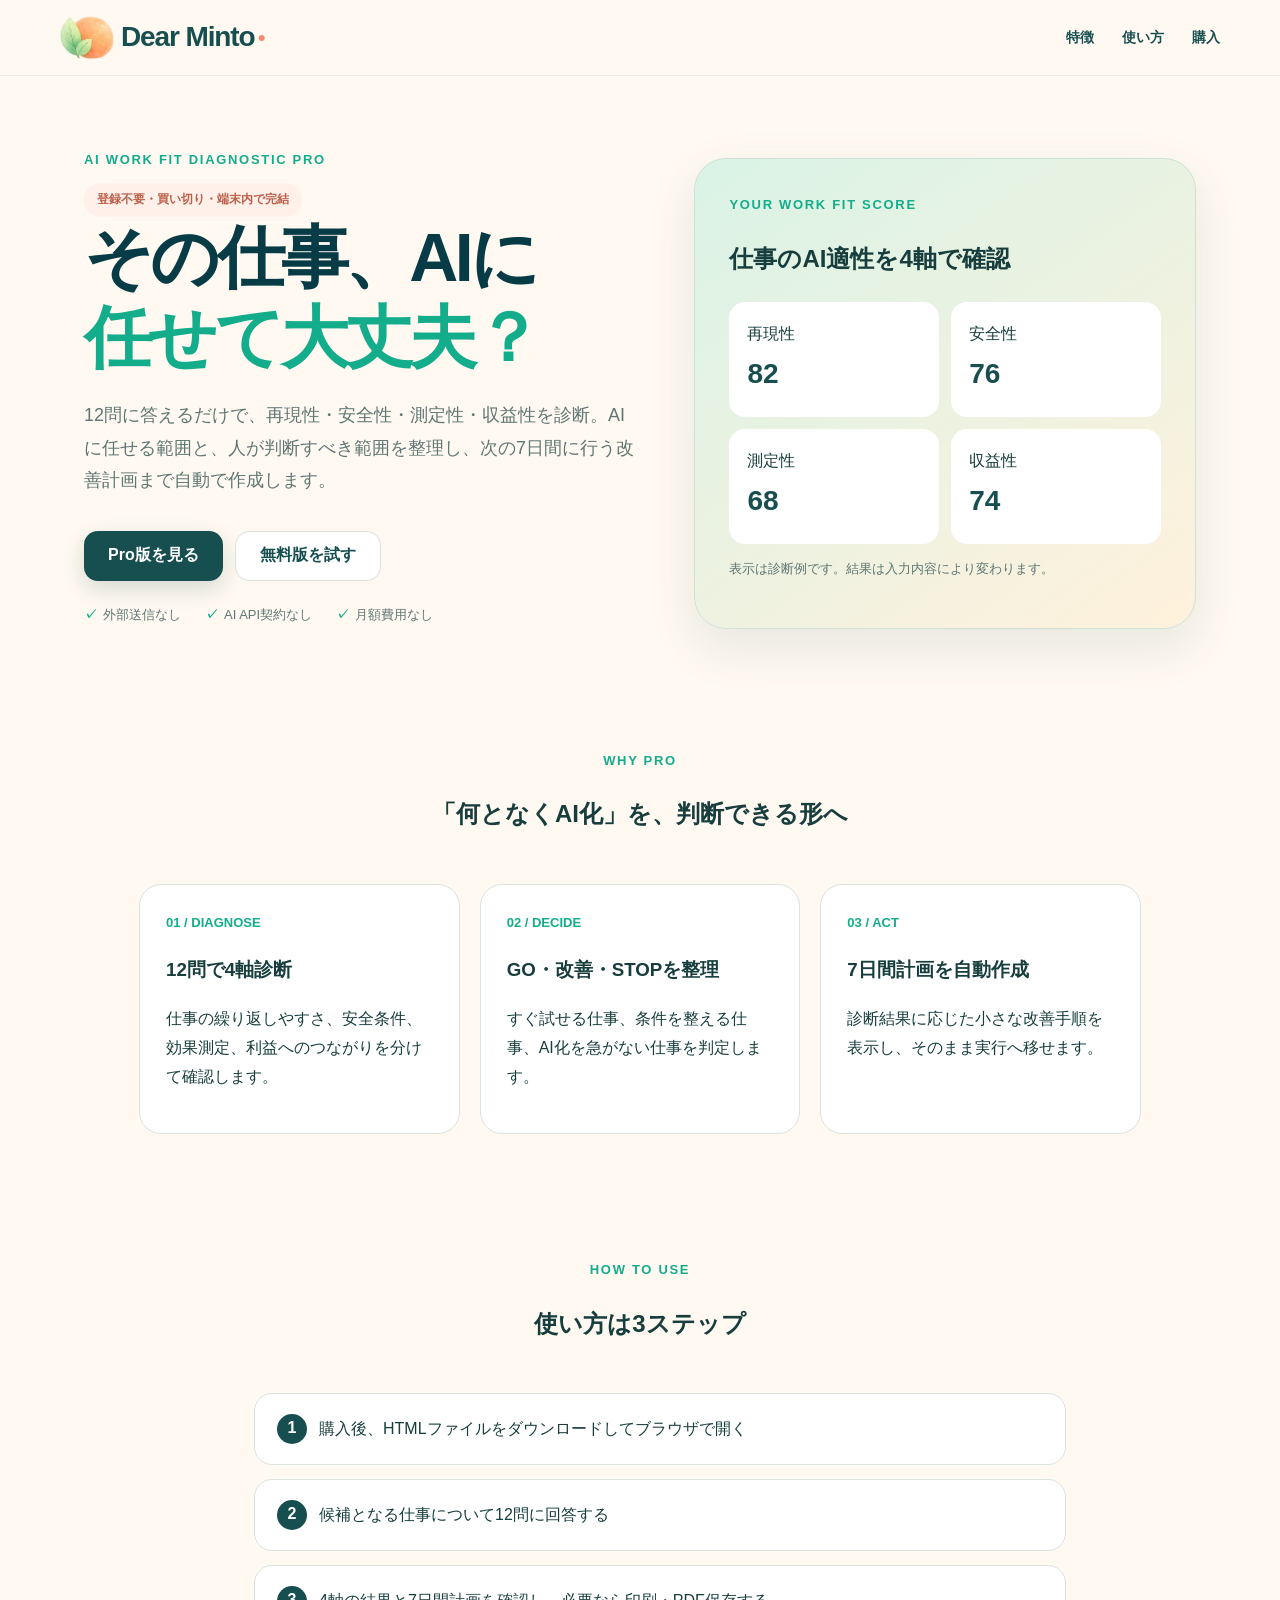
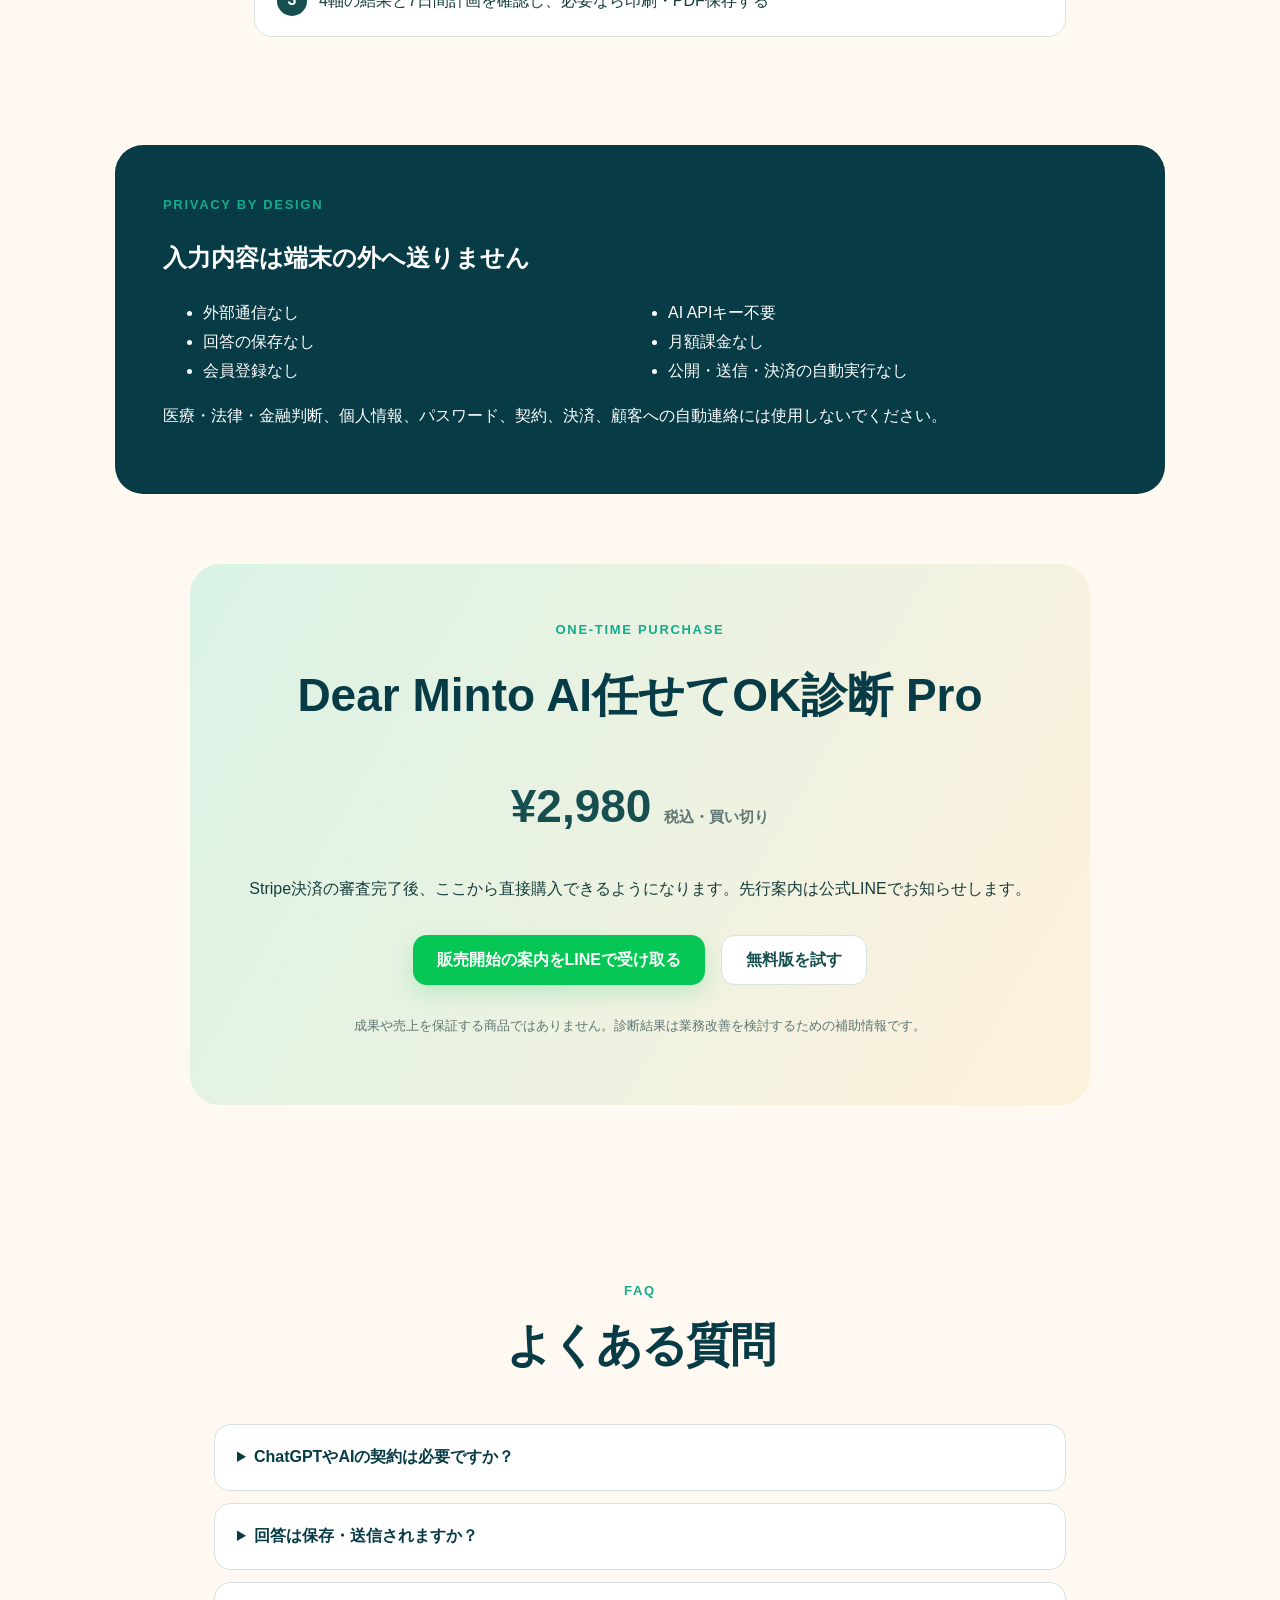
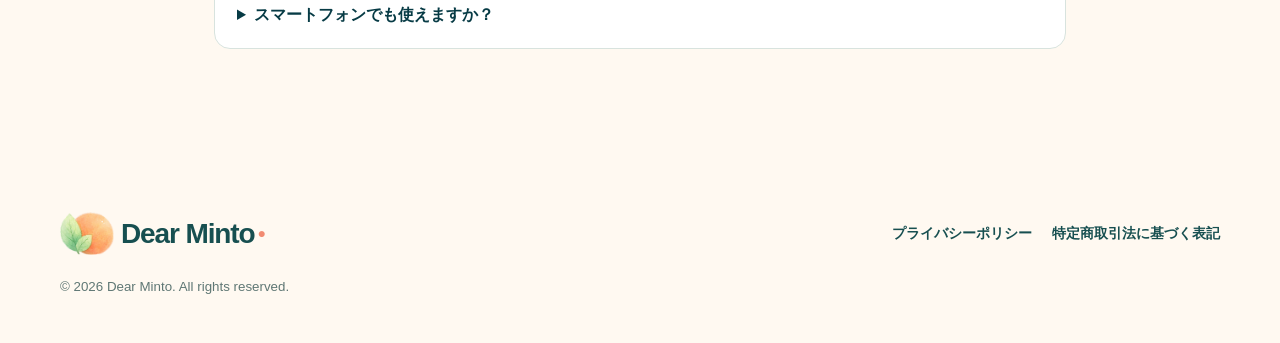
<file: products/ai-work-fit-pro.html>
<!doctype html>
<html lang="ja">
<head>
  <meta charset="utf-8">
  <meta name="viewport" content="width=device-width,initial-scale=1,viewport-fit=cover">
  <title>AIに任せてよい仕事を12問で診断｜Dear Minto AI任せてOK診断 Pro</title>
  <meta name="description" content="その仕事をAIに任せてよいか、再現性・安全性・測定性・収益性の4軸で診断。7日間の改善計画まで自動作成する買い切り型のブラウザアプリです。">
  <meta name="robots" content="index,follow,max-image-preview:large">
  <link rel="canonical" href="https://www-minto.com/products/ai-work-fit-pro.html">
  <meta property="og:type" content="product">
  <meta property="og:site_name" content="Dear Minto">
  <meta property="og:title" content="Dear Minto AI任せてOK診断 Pro">
  <meta property="og:description" content="12問・4軸診断で、AIに任せる仕事と人が判断する仕事を整理。7日間改善計画を自動作成。">
  <meta property="og:image" content="https://www-minto.com/assets/dear-minto-og.jpg"><meta property="og:image:alt" content="Dear Minto ロゴ"><meta property="og:url" content="https://www-minto.com/products/ai-work-fit-pro.html">
  <meta name="twitter:card" content="summary_large_image">
  <meta name="theme-color" content="#fff9f1">
  <link rel="stylesheet" href="../styles.css">
  <style>
    .lp-hero{max-width:1160px;margin:auto;padding:72px 24px 48px;display:grid;grid-template-columns:1.05fr .95fr;gap:56px;align-items:center}
    .lp-hero h1{font-size:clamp(38px,5.5vw,68px);line-height:1.18;letter-spacing:-.055em;margin:0 0 22px;color:var(--deep)}
    .lp-hero h1 em{display:block;color:var(--mint-strong)}
    .price-box{background:#fff;border:1px solid var(--line);border-radius:26px;padding:30px;box-shadow:var(--shadow)}
    .price{font-size:46px;font-weight:900;color:var(--teal);line-height:1}.price small{font-size:15px;color:var(--muted)}
    .app-mock{background:linear-gradient(145deg,#d9f3e6,#fff1dc);border:1px solid #cce2d7;border-radius:32px;padding:34px;box-shadow:var(--shadow)}
    .score{display:grid;grid-template-columns:repeat(2,1fr);gap:12px;margin-top:22px}.score div{background:#fff;border-radius:16px;padding:18px}.score strong{display:block;font-size:28px;color:var(--teal)}
    .benefits{max-width:1050px;margin:auto;padding:62px 24px}.benefit-grid{display:grid;grid-template-columns:repeat(3,1fr);gap:20px}.benefit{background:#fff;border:1px solid var(--line);border-radius:22px;padding:26px}.benefit b{display:block;color:var(--mint-strong);font-size:13px;margin-bottom:8px}
    .flow{max-width:900px;margin:auto;padding:62px 24px}.steps{counter-reset:step;display:grid;gap:14px}.steps li{list-style:none;background:#fff;border:1px solid var(--line);border-radius:18px;padding:20px 22px}.steps li:before{counter-increment:step;content:counter(step);display:inline-grid;place-items:center;width:30px;height:30px;border-radius:50%;background:var(--teal);color:#fff;font-weight:800;margin-right:12px}
    .safety{max-width:1050px;margin:30px auto;padding:48px;border-radius:28px;background:var(--deep);color:#fff}.safety h2{color:#fff}.safety ul{columns:2}
    .cta{max-width:900px;margin:70px auto;padding:54px 28px;text-align:center;background:linear-gradient(120deg,#d9f3e6,#fff1dc);border-radius:30px}.cta h2{font-size:clamp(30px,4vw,46px);margin:0 0 12px;color:var(--deep)}.cta .button{margin:16px 6px}
    .notice{font-size:13px;color:var(--muted)}.badge{display:inline-block;padding:6px 13px;border-radius:99px;background:#fff0e9;color:#bd604b;font-weight:800;font-size:12px}
    @media(max-width:760px){.lp-hero{grid-template-columns:1fr;padding:46px 18px}.benefit-grid{grid-template-columns:1fr}.safety{margin:18px;padding:30px 22px}.safety ul{columns:1}.cta{margin:45px 16px}.price-box .button{width:100%}}
  </style>
  <script async src="https://www.googletagmanager.com/gtag/js?id=G-5QDN8RSYEW"></script>
  <script>window.dataLayer=window.dataLayer||[];function gtag(){dataLayer.push(arguments)}gtag('js',new Date());gtag('config','G-5QDN8RSYEW',{anonymize_ip:true});</script>
  <script type="application/ld+json">
  {"@context":"https://schema.org","@type":"Product","name":"Dear Minto AI任せてOK診断 Pro","description":"12問・4軸診断と7日間改善計画を自動作成する買い切り型ブラウザアプリ","brand":{"@type":"Brand","name":"Dear Minto"},"category":"業務改善診断アプリ","offers":{"@type":"Offer","priceCurrency":"JPY","price":"2980","availability":"https://schema.org/PreOrder","url":"https://www-minto.com/products/ai-work-fit-pro.html"}}
  </script>
</head>
<body>
<a class="skip-link" href="#main">本文へ移動</a>
<header class="site-header"><a class="brand" href="/">Dear Minto<span>●</span></a><nav aria-label="メインメニュー"><a href="#features">特徴</a><a href="#how">使い方</a><a href="#buy">購入</a></nav></header>
<main id="main">
  <section class="lp-hero">
    <div>
      <p class="eyebrow">AI WORK FIT DIAGNOSTIC PRO</p>
      <span class="badge">登録不要・買い切り・端末内で完結</span>
      <h1>その仕事、AIに<em>任せて大丈夫？</em></h1>
      <p class="lead">12問に答えるだけで、再現性・安全性・測定性・収益性を診断。AIに任せる範囲と、人が判断すべき範囲を整理し、次の7日間に行う改善計画まで自動で作成します。</p>
      <div class="actions"><a class="button primary" href="#buy">Pro版を見る</a><a class="button secondary" href="/tools/first-ai-task-check.html?utm_source=pro_lp&utm_medium=owned&utm_campaign=product006">無料版を試す</a></div>
      <ul class="trust"><li>外部送信なし</li><li>AI API契約なし</li><li>月額費用なし</li></ul>
    </div>
    <div class="app-mock" aria-label="診断結果画面のイメージ">
      <p class="eyebrow">YOUR WORK FIT SCORE</p><h2>仕事のAI適性を4軸で確認</h2>
      <div class="score"><div><span>再現性</span><strong>82</strong></div><div><span>安全性</span><strong>76</strong></div><div><span>測定性</span><strong>68</strong></div><div><span>収益性</span><strong>74</strong></div></div>
      <p class="notice">表示は診断例です。結果は入力内容により変わります。</p>
    </div>
  </section>
  <section class="benefits" id="features">
    <div class="section-heading"><p class="eyebrow">WHY PRO</p><h2>「何となくAI化」を、判断できる形へ</h2></div>
    <div class="benefit-grid">
      <article class="benefit"><b>01 / DIAGNOSE</b><h3>12問で4軸診断</h3><p>仕事の繰り返しやすさ、安全条件、効果測定、利益へのつながりを分けて確認します。</p></article>
      <article class="benefit"><b>02 / DECIDE</b><h3>GO・改善・STOPを整理</h3><p>すぐ試せる仕事、条件を整える仕事、AI化を急がない仕事を判定します。</p></article>
      <article class="benefit"><b>03 / ACT</b><h3>7日間計画を自動作成</h3><p>診断結果に応じた小さな改善手順を表示し、そのまま実行へ移せます。</p></article>
    </div>
  </section>
  <section class="flow" id="how">
    <div class="section-heading"><p class="eyebrow">HOW TO USE</p><h2>使い方は3ステップ</h2></div>
    <ol class="steps"><li>購入後、HTMLファイルをダウンロードしてブラウザで開く</li><li>候補となる仕事について12問に回答する</li><li>4軸の結果と7日間計画を確認し、必要なら印刷・PDF保存する</li></ol>
  </section>
  <section class="safety"><p class="eyebrow">PRIVACY BY DESIGN</p><h2>入力内容は端末の外へ送りません</h2><ul><li>外部通信なし</li><li>回答の保存なし</li><li>会員登録なし</li><li>AI APIキー不要</li><li>月額課金なし</li><li>公開・送信・決済の自動実行なし</li></ul><p>医療・法律・金融判断、個人情報、パスワード、契約、決済、顧客への自動連絡には使用しないでください。</p></section>
  <section class="cta" id="buy">
    <p class="eyebrow">ONE-TIME PURCHASE</p><h2>Dear Minto AI任せてOK診断 Pro</h2>
    <p class="price">¥2,980 <small>税込・買い切り</small></p>
    <p>Stripe決済の審査完了後、ここから直接購入できるようになります。先行案内は公式LINEでお知らせします。</p>
    <a class="button line-button" href="https://lin.ee/Onck1KXT?utm_source=minto&utm_medium=owned&utm_campaign=product006_waitlist" target="_blank" rel="noopener" data-ga-event="product006_line_waitlist">販売開始の案内をLINEで受け取る</a>
    <a class="button secondary" href="/tools/first-ai-task-check.html?utm_source=pro_lp&utm_medium=owned&utm_campaign=product006_free">無料版を試す</a>
    <p class="notice">成果や売上を保証する商品ではありません。診断結果は業務改善を検討するための補助情報です。</p>
  </section>
  <section class="section faq"><div class="section-heading"><p class="eyebrow">FAQ</p><h2>よくある質問</h2></div>
    <details><summary>ChatGPTやAIの契約は必要ですか？</summary><p>診断アプリ自体の利用には不要です。HTMLファイルをブラウザで開くだけで動作します。</p></details>
    <details><summary>回答は保存・送信されますか？</summary><p>いいえ。回答と結果はブラウザ内で処理され、外部へ送信・保存されません。</p></details>
    <details><summary>スマートフォンでも使えますか？</summary><p>利用できますが、結果の印刷やPDF保存を含め、PCのChrome・Edge・Safari最新版を推奨します。</p></details>
  </section>
</main>
<footer><div class="brand">Dear Minto<span>●</span></div><div><a href="/privacy.html">プライバシーポリシー</a><a href="/legal.html">特定商取引法に基づく表記</a></div><small>© 2026 Dear Minto. All rights reserved.</small></footer>
<script>document.addEventListener('click',e=>{const a=e.target.closest('[data-ga-event]');if(a&&typeof gtag==='function')gtag('event',a.dataset.gaEvent,{link_url:a.href,transport_type:'beacon'})});</script>
</body></html>
</file>
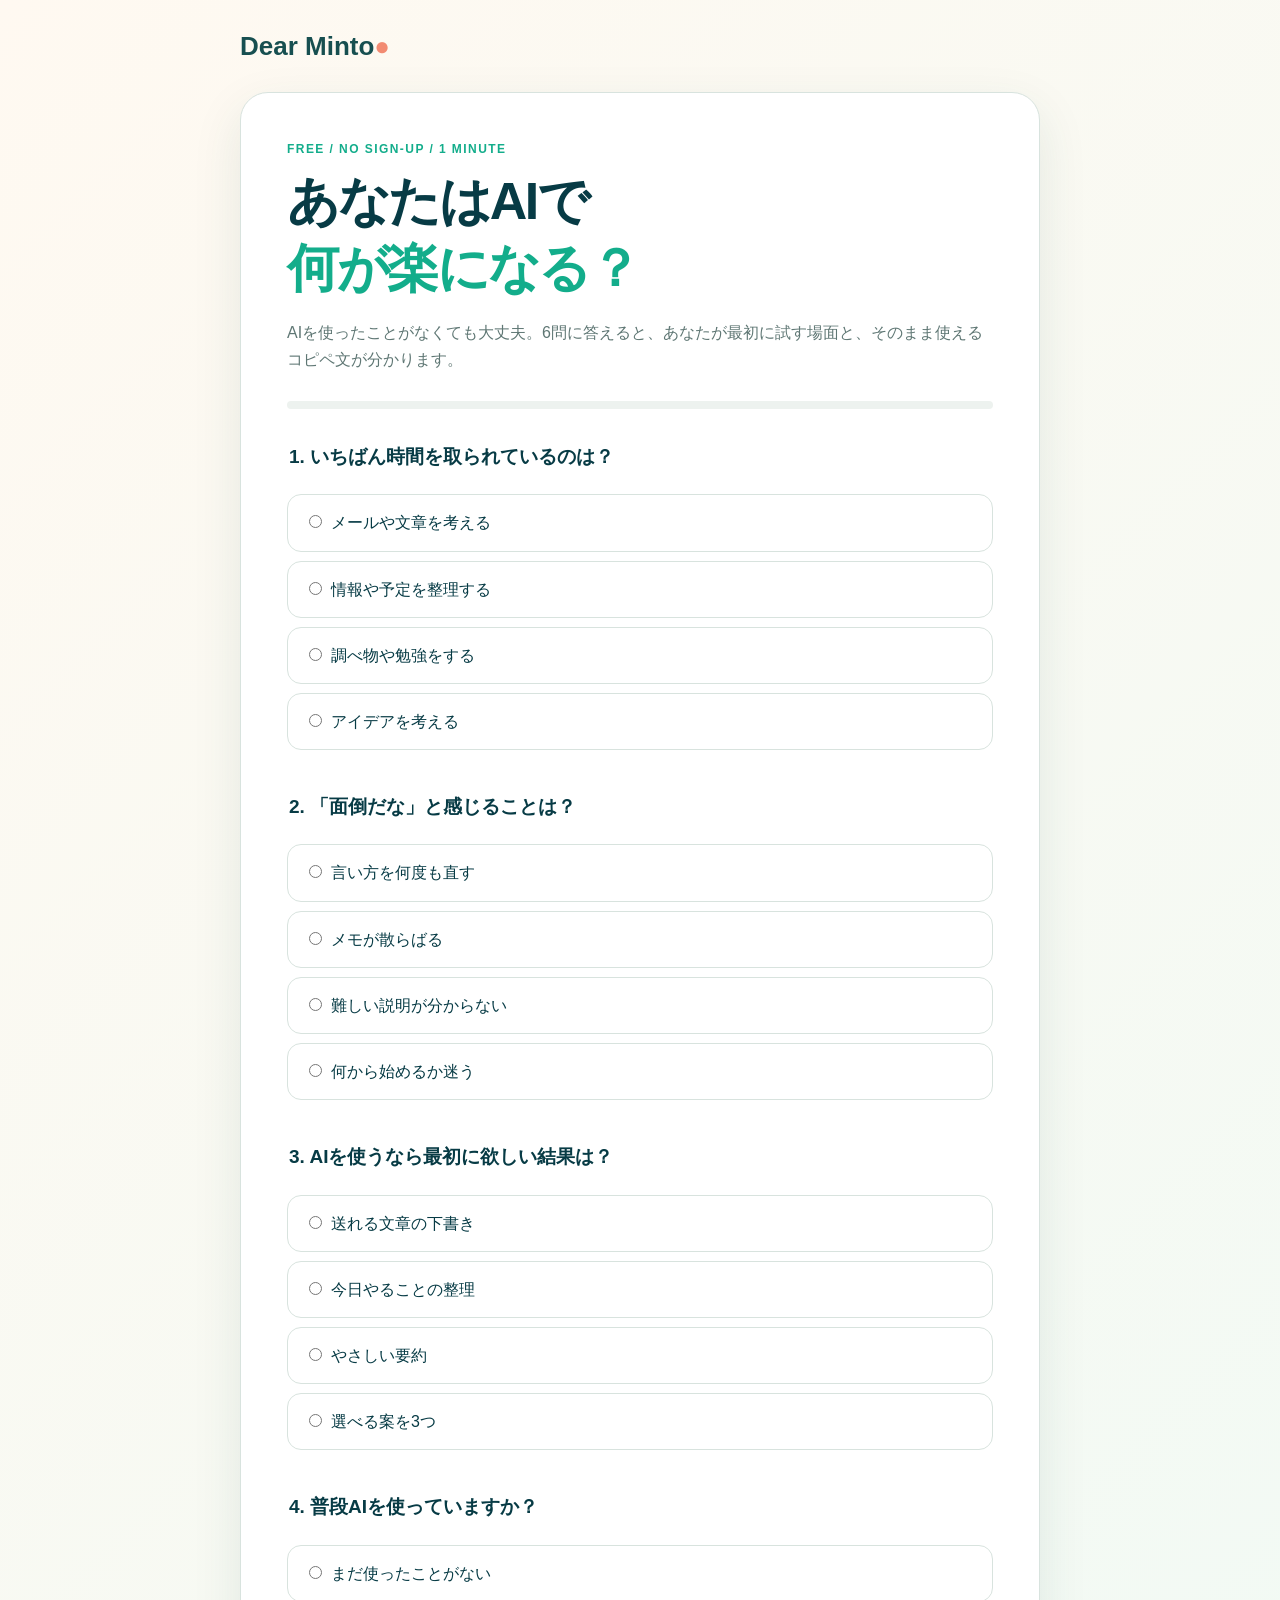
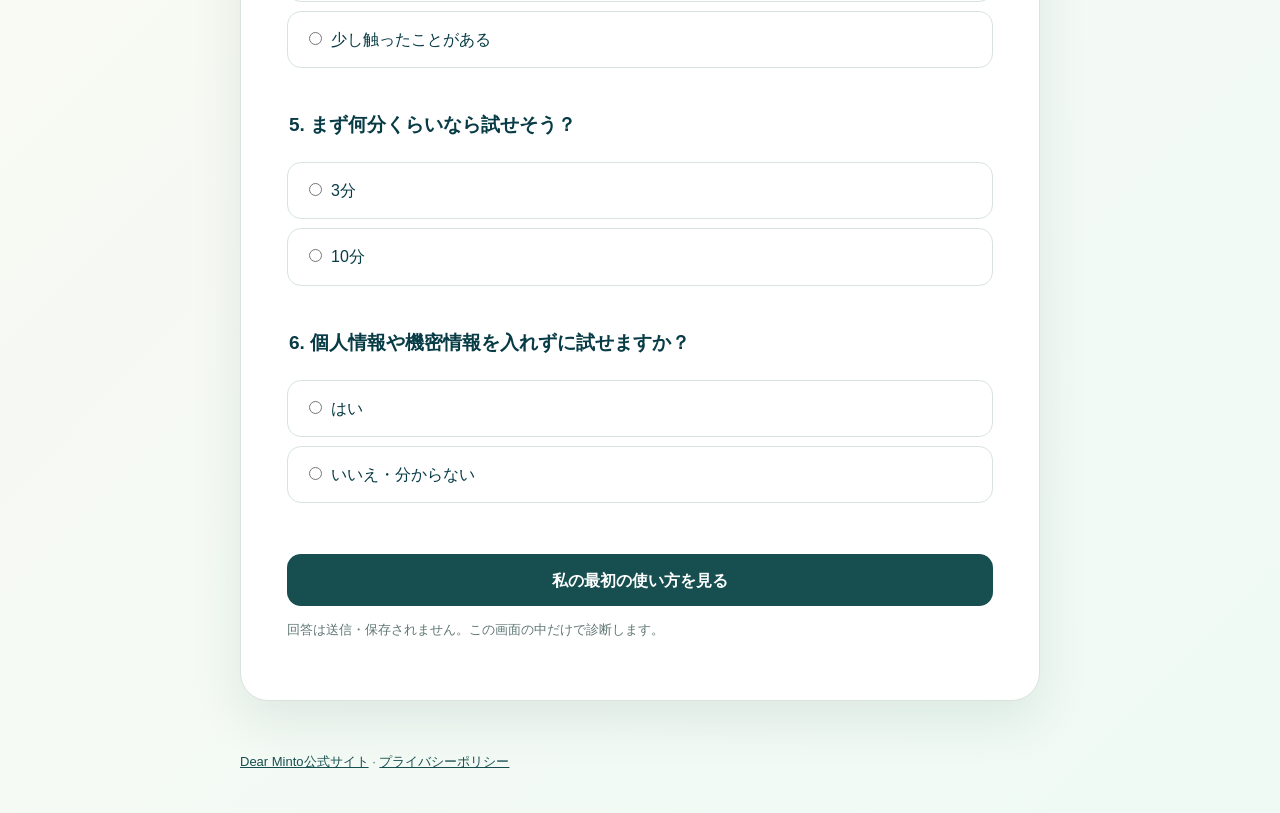
<file: tools/ai-first-step.html>
<!doctype html>
<html lang="ja">
<head>
<meta charset="utf-8"><meta name="viewport" content="width=device-width,initial-scale=1,viewport-fit=cover">
<title>あなたはAIで何が楽になる？1分診断｜Dear Minto</title>
<meta name="description" content="AIを使ったことがなくても大丈夫。6問に答えると、仕事や暮らしで最初にAIを使う場面と、今すぐ試せるコピペ文が分かります。登録不要・無料。">
<meta name="robots" content="index,follow,max-image-preview:large"><link rel="canonical" href="https://www-minto.com/tools/ai-first-step.html">
<meta property="og:type" content="website"><meta property="og:site_name" content="Dear Minto"><meta property="og:title" content="あなたはAIで何が楽になる？1分診断"><meta property="og:description" content="6問で、あなたに合う最初のAI活用とコピペ文が分かります。登録不要・無料。"><meta property="og:image" content="https://www-minto.com/assets/dear-minto-og.jpg"><meta property="og:image:alt" content="Dear Minto ロゴ"><meta property="og:url" content="https://www-minto.com/tools/ai-first-step.html">
<meta name="twitter:card" content="summary"><meta name="theme-color" content="#fff9f1">
<style>
:root{--ivory:#fff9f1;--white:#fff;--mint:#e8f7ef;--green:#13ad8b;--teal:#174f50;--deep:#073b45;--peach:#f28b72;--line:#d8e3de;--muted:#5f7774;--shadow:0 18px 50px rgba(30,78,73,.1)}
*{box-sizing:border-box}body{margin:0;background:linear-gradient(135deg,#fff9f1,#effaf5);color:var(--deep);font-family:-apple-system,BlinkMacSystemFont,"Hiragino Kaku Gothic ProN","Yu Gothic",Meiryo,sans-serif;line-height:1.7}
header,main,footer{width:min(800px,calc(100% - 28px));margin:auto}header{padding:24px 0}.brand{color:var(--teal);font-size:26px;font-weight:900;text-decoration:none}.brand span{color:var(--peach)}
.panel{background:#fff;border:1px solid var(--line);border-radius:28px;padding:clamp(22px,5vw,46px);box-shadow:var(--shadow);margin-bottom:50px}.eyebrow{margin:0;color:var(--green);font-size:12px;font-weight:900;letter-spacing:.12em}h1{font-size:clamp(32px,7vw,52px);line-height:1.3;letter-spacing:-.045em;margin:8px 0 12px}h1 em{font-style:normal;color:var(--green)}.lead,.small{color:var(--muted)}.small{font-size:13px}
.progress{height:8px;background:#edf2ef;border-radius:99px;overflow:hidden;margin:28px 0}.progress span{display:block;height:100%;width:0;background:linear-gradient(90deg,var(--green),#64d7bd);transition:width .25s}
fieldset{border:0;padding:0;margin:32px 0}legend{font-size:19px;font-weight:900;margin-bottom:12px}label{display:block;margin:9px 0;padding:14px 16px;border:1px solid var(--line);border-radius:14px;background:#fff;cursor:pointer}label:has(input:checked){border-color:var(--green);background:var(--mint)}input{margin-right:9px}
.button{display:inline-flex;width:100%;min-height:52px;align-items:center;justify-content:center;border:0;border-radius:14px;background:var(--teal);color:#fff;font:inherit;font-weight:900;text-decoration:none;cursor:pointer;padding:10px 18px;margin-top:10px}.secondary{background:#fff;color:var(--teal);border:1px solid var(--line)}.line{background:#06c755}
.result{display:none}.result.show{display:block}.type{display:inline-block;background:var(--peach);color:#fff;padding:5px 13px;border-radius:99px;font-size:12px;font-weight:900}.result h2{font-size:clamp(28px,6vw,42px);line-height:1.35;margin:14px 0}.prompt{white-space:pre-wrap;background:#f5f8f6;border:1px solid var(--line);padding:18px;border-radius:16px;font-size:14px}.actions{display:grid;grid-template-columns:1fr 1fr;gap:10px}.actions .button{margin:0}.hidden{display:none!important}footer{padding-bottom:40px;color:var(--muted);font-size:13px}footer a{color:var(--teal)}
@media(max-width:600px){.actions{grid-template-columns:1fr}.panel{border-radius:22px}}
</style>
<script async src="https://www.googletagmanager.com/gtag/js?id=G-5QDN8RSYEW"></script><script>window.dataLayer=window.dataLayer||[];function gtag(){dataLayer.push(arguments)}gtag('js',new Date());gtag('config','G-5QDN8RSYEW',{anonymize_ip:true});</script>
</head>
<body>
<header><a class="brand" href="/">Dear Minto<span>●</span></a></header>
<main>
<section class="panel" id="quiz">
<p class="eyebrow">FREE / NO SIGN-UP / 1 MINUTE</p>
<h1>あなたはAIで<br><em>何が楽になる？</em></h1>
<p class="lead">AIを使ったことがなくても大丈夫。6問に答えると、あなたが最初に試す場面と、そのまま使えるコピペ文が分かります。</p>
<div class="progress" aria-hidden="true"><span id="bar"></span></div>
<form id="form">
<fieldset><legend>1. いちばん時間を取られているのは？</legend>
<label><input required type="radio" name="q1" value="write">メールや文章を考える</label><label><input type="radio" name="q1" value="organize">情報や予定を整理する</label><label><input type="radio" name="q1" value="learn">調べ物や勉強をする</label><label><input type="radio" name="q1" value="idea">アイデアを考える</label>
</fieldset>
<fieldset><legend>2. 「面倒だな」と感じることは？</legend>
<label><input required type="radio" name="q2" value="write">言い方を何度も直す</label><label><input type="radio" name="q2" value="organize">メモが散らばる</label><label><input type="radio" name="q2" value="learn">難しい説明が分からない</label><label><input type="radio" name="q2" value="idea">何から始めるか迷う</label>
</fieldset>
<fieldset><legend>3. AIを使うなら最初に欲しい結果は？</legend>
<label><input required type="radio" name="q3" value="write">送れる文章の下書き</label><label><input type="radio" name="q3" value="organize">今日やることの整理</label><label><input type="radio" name="q3" value="learn">やさしい要約</label><label><input type="radio" name="q3" value="idea">選べる案を3つ</label>
</fieldset>
<fieldset><legend>4. 普段AIを使っていますか？</legend><label><input required type="radio" name="q4" value="0">まだ使ったことがない</label><label><input type="radio" name="q4" value="1">少し触ったことがある</label></fieldset>
<fieldset><legend>5. まず何分くらいなら試せそう？</legend><label><input required type="radio" name="q5" value="3">3分</label><label><input type="radio" name="q5" value="10">10分</label></fieldset>
<fieldset><legend>6. 個人情報や機密情報を入れずに試せますか？</legend><label><input required type="radio" name="q6" value="yes">はい</label><label><input type="radio" name="q6" value="no">いいえ・分からない</label></fieldset>
<button class="button" type="submit">私の最初の使い方を見る</button>
<p class="small">回答は送信・保存されません。この画面の中だけで診断します。</p>
</form>
<div id="result" class="result" tabindex="-1" aria-live="polite"></div>
</section>
</main>
<footer><a href="/">Dear Minto公式サイト</a> · <a href="/privacy.html">プライバシーポリシー</a></footer>
<script>
const data={
write:{label:'文章らくらくタイプ',title:'最初は「文章の下書き」から',desc:'ゼロから文章を考えず、相手・目的・雰囲気を伝えて下書きを作る使い方が向いています。',prompt:'次の条件で、短く分かりやすい文章の下書きを作ってください。\n\n相手：[誰に送る？]\n目的：[何を伝える？]\n雰囲気：[丁寧／やわらかい／簡潔]\n必ず人が確認してから使用します。'},
organize:{label:'整理すっきりタイプ',title:'最初は「今日やることの整理」から',desc:'散らばったメモを、順番のある小さな行動に変える使い方が向いています。',prompt:'次のメモを、今日やる順番に3〜5個へ整理してください。\n各項目を「最初の一歩」まで小さくしてください。\n\nメモ：[個人情報を除いたメモ]\n\n不明な点は推測せず「確認が必要」と書いてください。'},
learn:{label:'理解すいすいタイプ',title:'最初は「やさしい要約」から',desc:'難しい言葉をそのままにせず、自分が理解できる言葉へ変える使い方が向いています。',prompt:'次の内容を、初めて学ぶ人にも分かる言葉で説明してください。\n1. ひとことで\n2. 具体例\n3. 間違えやすい点\nの順にしてください。\n\n内容：[公開してよい文章]'},
idea:{label:'発想ひろがるタイプ',title:'最初は「選べる3案」から',desc:'正解を1つ求めず、比べて選べる案を作る使い方が向いています。',prompt:'次の目的に合う案を3つ出してください。\nそれぞれ「向いている人」「良い点」「注意点」を1行ずつ付けてください。\n\n目的：[考えたいこと]\n条件：[予算・時間など]'}
};
const form=document.getElementById('form'),result=document.getElementById('result'),bar=document.getElementById('bar');
form.addEventListener('change',()=>{const n=new FormData(form);let count=0;for(let i=1;i<=6;i++)if(n.get('q'+i))count++;bar.style.width=(count/6*100)+'%'});
form.addEventListener('submit',e=>{e.preventDefault();const fd=new FormData(form);const unsafe=fd.get('q6')==='no';if(unsafe){result.innerHTML='<span class="type">安全を先に確認</span><h2>今回は入力内容を見直しましょう</h2><p>氏名、住所、連絡先、勤務先の秘密、パスワード、契約・決済情報は入力しないでください。公開してよい架空の内容で試せる状態になってから始めましょう。</p><button class="button secondary" onclick="location.reload()">もう一度診断する</button>';gtag('event','beginner_quiz_result',{result_type:'safety_stop'});}else{const votes=['q1','q2','q3'].map(q=>fd.get(q));const key=['write','organize','learn','idea'].sort((a,b)=>votes.filter(v=>v===b).length-votes.filter(v=>v===a).length)[0];const d=data[key];result.innerHTML='<span class="type">'+d.label+'</span><h2>'+d.title+'</h2><p>'+d.desc+'</p><h3>このままコピーして試せます</h3><div class="prompt" id="prompt">'+d.prompt+'</div><button class="button" id="copy">コピペ文をコピーする</button><div class="actions"><button class="button secondary" id="share">診断を友だちに教える</button><a class="button line" href="https://lin.ee/Onck1KXT?utm_source=beginner_quiz&utm_medium=owned&utm_campaign=demand_engine" target="_blank" rel="noopener">LINEで初心者向け情報を受け取る</a></div><p class="small">AIの回答は間違う場合があります。公開・送信・契約・決済は自動で行わず、必ず人が確認してください。</p>';document.getElementById('copy').onclick=async()=>{await navigator.clipboard.writeText(d.prompt);gtag('event','beginner_prompt_copy',{result_type:key});document.getElementById('copy').textContent='コピーしました';};document.getElementById('share').onclick=async()=>{const share={title:'あなたはAIで何が楽になる？1分診断',text:'私の結果は「'+d.label+'」でした。AIを初めて使う人向けの無料診断です。',url:location.href};if(navigator.share)await navigator.share(share);else await navigator.clipboard.writeText(share.text+' '+share.url);gtag('event','beginner_quiz_share',{result_type:key});};gtag('event','beginner_quiz_result',{result_type:key});}form.classList.add('hidden');result.classList.add('show');result.focus();bar.style.width='100%'});
</script>
</body></html>
</file>
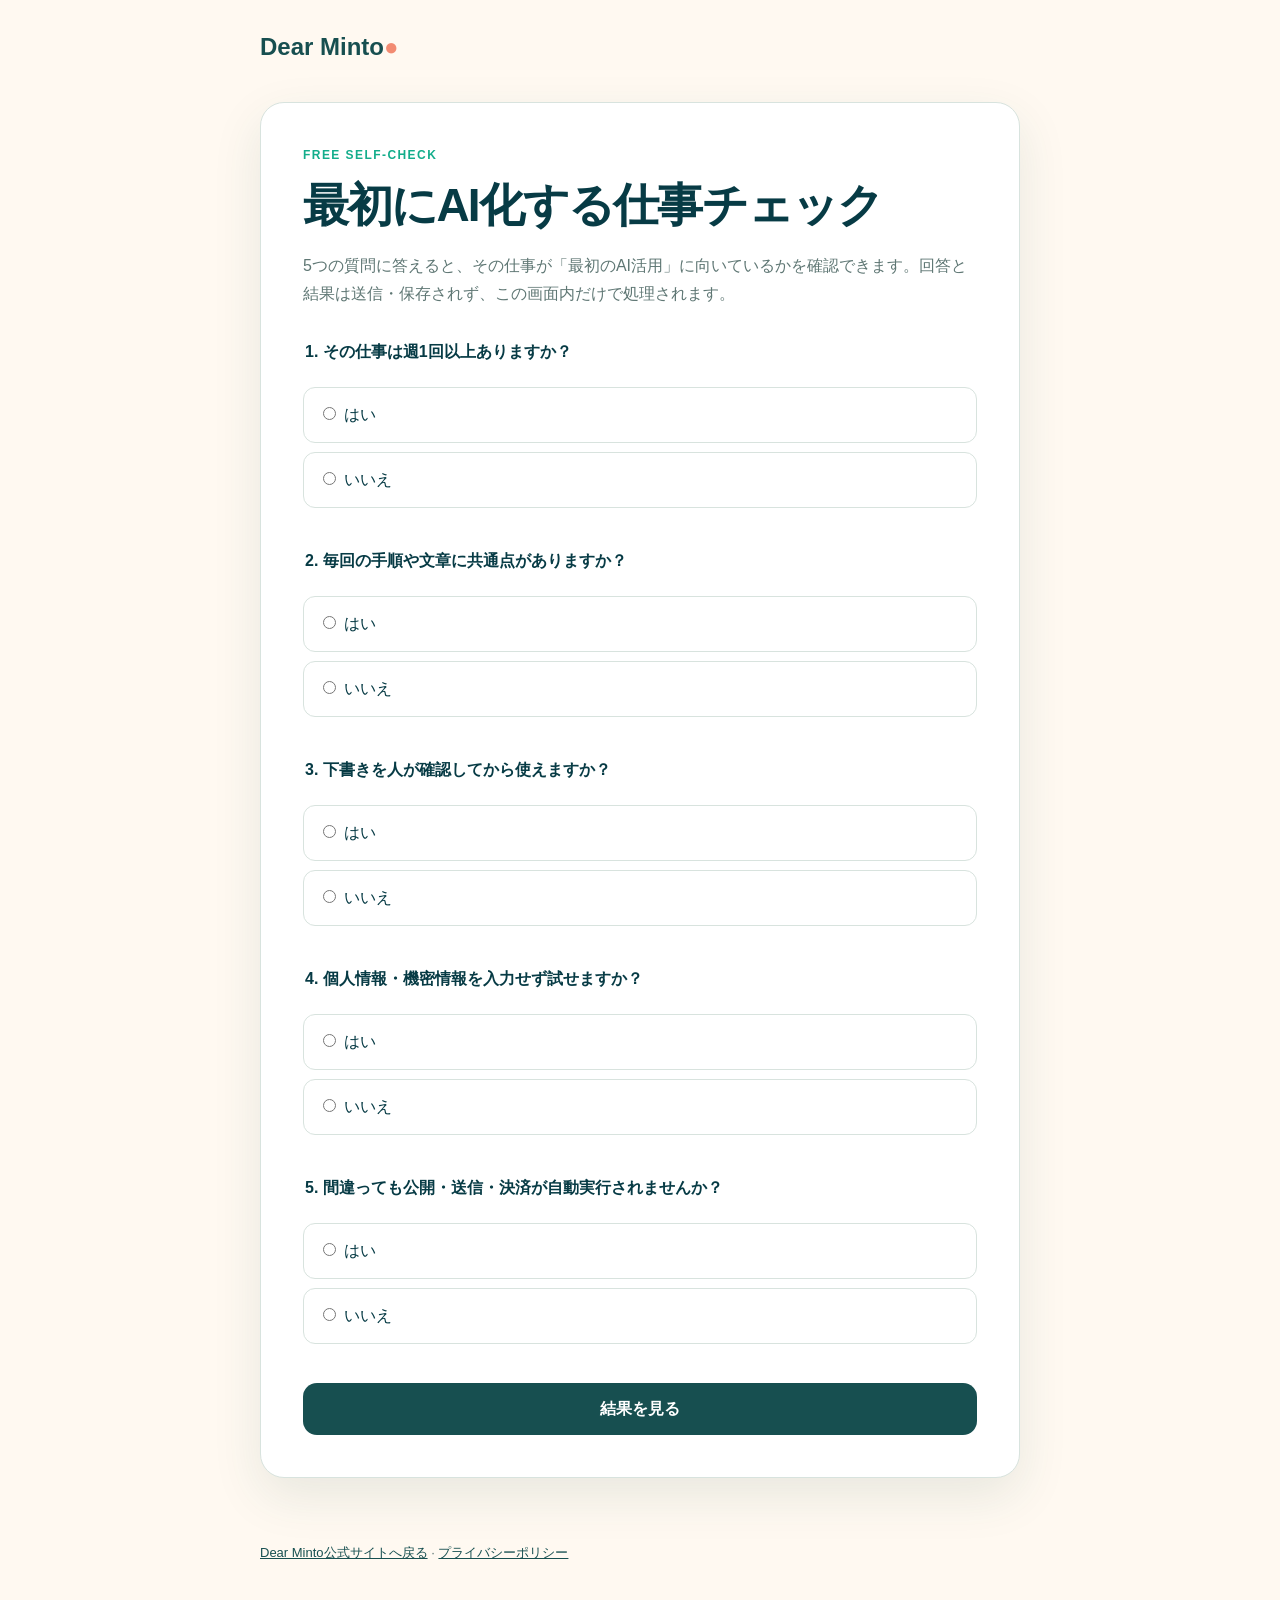
<file: tools/first-ai-task-check.html>
<!doctype html>
<html lang="ja">
<head>
  <meta charset="utf-8">
  <meta name="viewport" content="width=device-width,initial-scale=1,viewport-fit=cover">
  <title>最初にAI化する仕事チェック｜Dear Minto</title>
  <meta name="description" content="5つの質問で、最初にAI化しやすい仕事かを無料で確認できます。登録・追加ツールは不要です。">
  <meta name="robots" content="index,follow">
  <link rel="canonical" href="https://www-minto.com/tools/first-ai-task-check.html">
  <meta name="theme-color" content="#fff9f1">
  <style>
    :root{--ivory:#fff9f1;--white:#fff;--mint:#e8f7ef;--green:#13ad8b;--teal:#174f50;--deep:#073b45;--peach:#f28b72;--line:#d8e3de;--muted:#5f7774}
    *{box-sizing:border-box} body{margin:0;background:var(--ivory);color:var(--deep);font-family:-apple-system,BlinkMacSystemFont,"Hiragino Kaku Gothic ProN","Yu Gothic",Meiryo,sans-serif;line-height:1.75}
    header,main,footer{width:min(760px,calc(100% - 32px));margin:auto} header{padding:26px 0 10px}.brand{color:var(--teal);font-size:24px;font-weight:800;text-decoration:none}.brand span{color:var(--peach)}
    main{padding:24px 0 64px}.panel{background:var(--white);border:1px solid var(--line);border-radius:24px;padding:clamp(22px,5vw,42px);box-shadow:0 18px 50px rgba(30,78,73,.1)}
    .eyebrow{margin:0;color:var(--green);font-size:12px;font-weight:800;letter-spacing:.12em}h1{margin:8px 0 12px;font-size:clamp(30px,7vw,46px);line-height:1.35;letter-spacing:-.04em}.lead,.note{color:var(--muted)}
    fieldset{border:0;padding:0;margin:30px 0}legend{font-weight:800;margin-bottom:12px}label{display:block;margin:9px 0;padding:13px 14px;border:1px solid var(--line);border-radius:12px;cursor:pointer;background:#fff}label:has(input:checked){border-color:var(--green);background:var(--mint)}
    input{margin-right:8px}.button{display:inline-flex;width:100%;min-height:52px;align-items:center;justify-content:center;border:0;border-radius:14px;background:var(--teal);color:#fff;font:inherit;font-weight:800;text-decoration:none;cursor:pointer;padding:10px 18px}.button.secondary{margin-top:10px;background:#fff;color:var(--teal);border:1px solid var(--line)}
    .result{display:none;margin-top:26px;padding:22px;border-radius:18px;background:var(--mint)}.result.show{display:block}.result h2{margin:0 0 8px;font-size:24px}.result p{margin:8px 0}.safe-note{font-size:13px;color:var(--muted)}
    footer{padding:0 0 40px;color:var(--muted);font-size:13px}footer a{color:var(--teal)}
  </style>
</head>
<body>
<header><a class="brand" href="/">Dear Minto<span>●</span></a></header>
<main>
  <section class="panel">
    <p class="eyebrow">FREE SELF-CHECK</p>
    <h1>最初にAI化する仕事チェック</h1>
    <p class="lead">5つの質問に答えると、その仕事が「最初のAI活用」に向いているかを確認できます。回答と結果は送信・保存されず、この画面内だけで処理されます。</p>
    <form id="check-form">
      <fieldset><legend>1. その仕事は週1回以上ありますか？</legend><label><input type="radio" name="q1" value="1" required>はい</label><label><input type="radio" name="q1" value="0">いいえ</label></fieldset>
      <fieldset><legend>2. 毎回の手順や文章に共通点がありますか？</legend><label><input type="radio" name="q2" value="1" required>はい</label><label><input type="radio" name="q2" value="0">いいえ</label></fieldset>
      <fieldset><legend>3. 下書きを人が確認してから使えますか？</legend><label><input type="radio" name="q3" value="1" required>はい</label><label><input type="radio" name="q3" value="0">いいえ</label></fieldset>
      <fieldset><legend>4. 個人情報・機密情報を入力せず試せますか？</legend><label><input type="radio" name="q4" value="1" required>はい</label><label><input type="radio" name="q4" value="0">いいえ</label></fieldset>
      <fieldset><legend>5. 間違っても公開・送信・決済が自動実行されませんか？</legend><label><input type="radio" name="q5" value="1" required>はい</label><label><input type="radio" name="q5" value="0">いいえ</label></fieldset>
      <button class="button" type="submit">結果を見る</button>
    </form>
    <div id="result" class="result" tabindex="-1" aria-live="polite"></div>
  </section>
</main>
<footer><a href="/">Dear Minto公式サイトへ戻る</a> · <a href="/privacy.html">プライバシーポリシー</a></footer>
<script>
  const form=document.getElementById('check-form');
  const result=document.getElementById('result');
  form.addEventListener('submit',function(e){
    e.preventDefault();
    const data=new FormData(form);
    const values=[1,2,3,4,5].map(n=>Number(data.get('q'+n)));
    const score=values.reduce((a,b)=>a+b,0);
    const unsafe=values[2]===0||values[3]===0||values[4]===0;
    if(unsafe){
      result.innerHTML='<h2>今回はAI化を急がないでください</h2><p>人の確認、機密情報の除外、自動送信・公開・決済をしない条件を先に整えましょう。</p><p class="safe-note">条件が整うまでは、AIを使わず従来手順を続けるのが安全です。</p>';
    }else if(score>=4){
      result.innerHTML='<h2>最初のAI活用に向いています</h2><p>まずは下書き作成だけに使い、必ず人が確認してから利用しましょう。</p><a class="button" href="/products/ai-work-fit-pro.html?utm_source=free_diagnostic&utm_medium=owned&utm_campaign=product006">12問のPro診断を見る</a><a class="button secondary" href="https://note.com/major_drake4006/n/n0749d66fe1c2?utm_source=minto&utm_medium=owned&utm_campaign=free_self_check" target="_blank" rel="noopener">無料で3つの型を試す</a>';
    }else{
      result.innerHTML='<h2>小さく試すのがおすすめです</h2><p>繰り返しの多い一部分だけを選び、1回だけ下書きを作って比較しましょう。</p><a class="button" href="/products/ai-work-fit-pro.html?utm_source=free_diagnostic&utm_medium=owned&utm_campaign=product006">12問のPro診断で整理する</a><a class="button secondary" href="https://note.com/major_drake4006/n/n0749d66fe1c2?utm_source=minto&utm_medium=owned&utm_campaign=free_self_check" target="_blank" rel="noopener">無料テンプレートを見る</a>';
    }
    result.classList.add('show');
    result.focus();
  });
</script>
</body>
</html>
</file>
<file: styles.css>
:root {
  --ivory:#fff9f1;
  --white:#fff;
  --mint:#bfe4d2;
  --mint-soft:#e8f7ef;
  --mint-strong:#13ad8b;
  --teal:#174f50;
  --deep:#073b45;
  --peach:#f28b72;
  --lavender:#ded4e8;
  --line:#d8e3de;
  --text:#173d3d;
  --muted:#5f7774;
  --shadow:0 18px 50px rgba(30,78,73,.11);
}
* { box-sizing:border-box; }
html { scroll-behavior:smooth; }
body {
  margin:0;
  overflow-x:hidden;
  background:var(--ivory);
  color:var(--text);
  font-family:-apple-system,BlinkMacSystemFont,"Hiragino Kaku Gothic ProN","Yu Gothic",Meiryo,sans-serif;
  line-height:1.8;
}
img { max-width:100%; }
.skip-link {
  position:fixed;
  top:8px;
  left:8px;
  z-index:100;
  padding:8px 12px;
  background:var(--deep);
  color:#fff;
  transform:translateY(-150%);
}
.skip-link:focus { transform:none; }
.site-header {
  min-height:76px;
  padding:0 max(24px,calc((100vw - 1160px)/2));
  display:flex;
  align-items:center;
  justify-content:space-between;
  background:rgba(255,249,241,.94);
  backdrop-filter:blur(14px);
  position:sticky;
  top:0;
  z-index:10;
  border-bottom:1px solid rgba(23,79,80,.08);
}
.brand {
  display:inline-flex;
  align-items:center;
  font-size:28px;
  font-weight:800;
  color:var(--teal);
  text-decoration:none;
  letter-spacing:-.04em;
}
.brand::before {
  content:"";
  flex:0 0 54px;
  width:54px;
  height:44px;
  margin-right:7px;
  background-image:url("/assets/dear-minto-mark.png");
  background-repeat:no-repeat;
  background-size:contain;
  background-position:center;
}
.brand span { color:var(--peach);font-size:14px;margin-left:3px; }
.site-header nav { display:flex;gap:28px; }
.site-header nav a, footer a {
  color:var(--teal);
  text-decoration:none;
  font-size:14px;
  font-weight:700;
}
.site-header nav a:hover, footer a:hover, .text-link:hover { text-decoration:underline; }
.hero {
  max-width:1160px;
  margin:auto;
  min-height:640px;
  padding:88px 24px;
  display:grid;
  grid-template-columns:1.2fr .8fr;
  gap:72px;
  align-items:center;
}
.eyebrow {
  font-size:13px;
  font-weight:800;
  letter-spacing:.13em;
  color:var(--mint-strong);
  margin:0 0 12px;
}
.hero h1 {
  font-size:clamp(42px,5vw,70px);
  line-height:1.18;
  letter-spacing:-.055em;
  margin:0 0 24px;
  color:var(--deep);
}
h1 em { font-style:normal;color:var(--mint-strong); }
.lead { font-size:18px;max-width:650px;color:var(--muted); }
.actions { display:flex;gap:12px;margin:34px 0 22px; }
.button {
  display:inline-flex;
  align-items:center;
  justify-content:center;
  min-height:50px;
  padding:0 24px;
  border-radius:14px;
  text-decoration:none;
  font-weight:800;
  transition:transform .2s,box-shadow .2s;
}
.button:hover { transform:translateY(-2px); }
.button:focus-visible, summary:focus-visible, a:focus-visible {
  outline:3px solid var(--peach);
  outline-offset:3px;
}
.primary { background:var(--teal);color:#fff;box-shadow:0 8px 22px rgba(23,79,80,.18); }
.secondary { background:#fff;color:var(--teal);border:1px solid var(--line); }
.trust { display:flex;gap:24px;list-style:none;padding:0;color:var(--muted);font-size:13px; }
.trust li:before { content:"✓";color:var(--mint-strong);font-weight:900;margin-right:6px; }
.hero-card {
  position:relative;
  background:linear-gradient(145deg,#d8f2e5,#fff7e8 70%);
  border:1px solid #cce2d7;
  border-radius:36px;
  padding:58px 38px 48px;
  box-shadow:var(--shadow);
  transform:rotate(1.5deg);
  text-align:center;
}
.hero-badge {
  position:absolute;
  top:-14px;
  left:50%;
  transform:translateX(-50%);
  width:max-content;
  max-width:90%;
  padding:6px 16px;
  border-radius:99px;
  background:var(--peach);
  color:#fff;
  font-size:12px;
  font-weight:800;
}
.hero-card .leaf { display:block;font-size:58px; }
.hero-card>p { font-weight:800;font-size:20px;line-height:1.7;color:var(--deep); }
.mini-grid { display:grid;grid-template-columns:1fr 1fr;gap:10px;margin-top:28px; }
.mini-grid span { background:rgba(255,255,255,.8);padding:12px;border-radius:12px;font-size:13px;font-weight:700; }
.proof-strip {
  max-width:920px;
  margin:-30px auto 30px;
  padding:20px 28px;
  display:grid;
  grid-template-columns:repeat(3,1fr);
  background:#fff;
  border:1px solid var(--line);
  border-radius:24px;
  box-shadow:var(--shadow);
}
.proof-strip div { display:flex;align-items:baseline;justify-content:center;gap:10px; }
.proof-strip div+div { border-left:1px solid var(--line); }
.proof-strip strong { font-size:32px;color:var(--teal); }
.proof-strip span { font-size:13px;color:var(--muted);font-weight:700; }
.section { max-width:1160px;margin:auto;padding:104px 24px; }
.section-heading { text-align:center;max-width:760px;margin:0 auto 48px; }
.section h2,.free-section h2,.contact h2 {
  font-size:clamp(30px,4vw,46px);
  line-height:1.35;
  letter-spacing:-.04em;
  color:var(--deep);
  margin:0 0 14px;
}
.section-heading>p:last-child,.free-section p,.about p,.contact p { color:var(--muted); }
.products { display:grid;grid-template-columns:1fr 1fr;gap:28px;align-items:start; }
.product-card {
  background:#fff;
  border:1px solid rgba(23,79,80,.11);
  border-radius:26px;
  overflow:hidden;
  box-shadow:var(--shadow);
}
.product-card img {
  display:block;
  width:100%;
  height:auto;
  aspect-ratio:auto;
  object-fit:contain;
  background:#f8f5ef;
}
.product-body { padding:28px; }
.tag {
  display:inline-block;
  background:#ddf3e9;
  color:#177760;
  border-radius:99px;
  padding:5px 11px;
  font-size:12px;
  font-weight:800;
}
.tag.peach { background:#fff0e9;color:#bd604b; }
.product-card h3 { font-size:25px;line-height:1.45;letter-spacing:-.025em;color:var(--deep);margin:14px 0 12px; }
.product-card p { color:var(--muted);font-size:14px; }
.product-meta { display:flex;align-items:baseline;justify-content:space-between;margin:24px 0 16px; }
.product-meta strong { font-size:28px;color:var(--teal); }
.product-meta span { font-size:12px;color:var(--muted); }
.full { width:100%; }
.free-section {
  max-width:1112px;
  margin:32px auto 80px;
  padding:64px;
  display:grid;
  grid-template-columns:1.3fr .7fr;
  align-items:center;
  background:linear-gradient(120deg,#d9f3e6,#fff1dc);
  border-radius:32px;
}
.free-section>div:first-child { max-width:640px; }
.free-number { text-align:center;color:var(--teal); }
.free-number span { display:inline-block;background:var(--peach);color:#fff;padding:4px 20px;border-radius:99px;font-weight:800; }
.free-number strong { display:block;font-size:100px;line-height:1; }
.free-number p { margin:0;font-weight:800;color:var(--teal); }
.about { display:grid;grid-template-columns:.75fr 1.25fr;gap:72px;align-items:center; }
.portrait {
  height:420px;
  border-radius:32px;
  background:linear-gradient(150deg,var(--mint),var(--lavender));
  display:flex;
  flex-direction:column;
  justify-content:center;
  align-items:center;
  box-shadow:var(--shadow);
}
.portrait-mark { width:130px;height:130px;border-radius:50%;display:grid;place-items:center;background:var(--ivory);color:var(--teal);font:800 72px Georgia,serif; }
.portrait span { margin-top:22px;font-weight:800;color:var(--teal); }
.brand-art { display:block;width:auto;max-width:100%;height:330px;object-fit:contain;margin:-24px 0 -26px; }
.text-link { color:var(--teal);font-weight:800; }
.faq { max-width:900px; }
.faq details { margin:12px 0;background:#fff;border:1px solid var(--line);border-radius:16px;padding:0 22px; }
.faq summary { padding:18px 0;cursor:pointer;font-weight:800;color:var(--deep); }
.faq details p { margin:0 0 20px;color:var(--muted); }
.contact { text-align:center;padding:84px 24px;background:#fff; }
.line-button { margin:8px auto;background:#06c755;color:#fff;box-shadow:0 8px 22px rgba(6,199,85,.2); }
.contact-sub { font-size:13px;margin-top:18px; }
.contact-sub a { color:var(--teal);font-weight:700; }
footer {
  padding:44px max(24px,calc((100vw - 1160px)/2));
  display:grid;
  grid-template-columns:1fr auto;
  gap:16px;
  align-items:center;
}
footer div:nth-child(2) { display:flex;gap:20px;flex-wrap:wrap; }
footer small { grid-column:1/-1;color:var(--muted); }


.product-visual{min-height:245px;padding:32px;display:flex;flex-direction:column;align-items:center;justify-content:center;text-align:center;background:linear-gradient(145deg,#d9f3e6,#fff1dc);color:var(--deep)}
.product-visual span{display:inline-block;margin-bottom:12px;padding:5px 14px;border-radius:99px;background:var(--peach);color:#fff;font-size:12px;font-weight:900;letter-spacing:.12em}
.product-visual strong{display:block;font-size:clamp(27px,3vw,40px);line-height:1.25;letter-spacing:-.04em}
.product-visual small{display:block;margin-top:10px;color:var(--muted);font-weight:700}
.pro-visual{background:linear-gradient(135deg,#c8efe0,#e8ddf2 52%,#fff0dc)}
.featured-card{border:2px solid var(--mint-strong)}
.guide-section{padding-top:72px}
.guide-grid{display:grid;grid-template-columns:repeat(3,1fr);gap:20px}
.guide-grid a{display:flex;min-height:210px;padding:26px;flex-direction:column;background:#fff;border:1px solid var(--line);border-radius:22px;box-shadow:var(--shadow);text-decoration:none;transition:transform .2s}
.guide-grid a:hover{transform:translateY(-3px)}
.guide-grid span{align-self:flex-start;padding:4px 10px;border-radius:99px;background:var(--mint-soft);color:#177760;font-size:12px;font-weight:800}
.guide-grid strong{margin:18px 0 8px;color:var(--deep);font-size:22px;line-height:1.5}
.guide-grid small{margin-top:auto;color:var(--teal);font-size:14px;font-weight:800}
.guide-more{display:flex;justify-content:center;margin:30px 0 0}

@media(max-width:760px) {
  .site-header { min-height:64px;padding:0 18px; }
  .site-header nav { gap:18px; }
  .site-header nav a:nth-child(2),.site-header nav a:nth-child(3) { display:none; }
  .brand { font-size:26px; }
  .hero { grid-template-columns:1fr;min-height:auto;padding:52px 18px 58px;gap:42px; }
  .hero h1 { font-size:clamp(38px,11.5vw,54px); }
  .lead { font-size:16px; }
  .hero-card { transform:none;padding:52px 24px 30px; }
  .trust { flex-wrap:wrap;gap:8px 18px; }
  .actions { flex-direction:column; }
  .button { width:100%; }
  .proof-strip { margin:-20px 18px 0;padding:14px 8px;border-radius:18px; }
  .proof-strip div { flex-direction:column;gap:0;text-align:center;line-height:1.3; }
  .proof-strip strong { font-size:26px; }
  .proof-strip span { font-size:10px; }
  .section { padding:72px 18px; }
  .section-heading { margin-bottom:30px; }
  .products,.about,.free-section,.guide-grid { grid-template-columns:1fr; }
  .products { gap:22px; }
  .product-card { border-radius:20px; }
  .product-card img { width:100%;height:auto;max-height:none;object-fit:contain; }
  .product-body { padding:22px; }
  .product-card h3 { font-size:23px; }
  .free-section { margin:16px;padding:40px 24px;border-radius:24px; }
  .free-number { display:none; }
  .about { gap:36px; }
  .portrait { height:290px; }
  .faq details { padding:0 18px; }
  .contact { padding:70px 18px; }
  footer { grid-template-columns:1fr;padding:36px 18px; }
  footer div:nth-child(2) { flex-direction:column;gap:6px; }
}
@media(prefers-reduced-motion:reduce) {
  html { scroll-behavior:auto; }
  * { transition:none!important; }
}
</file>
<file: blog/blog.css>
:root{--ivory:#fff9f1;--white:#fff;--mint:#e8f7ef;--green:#13ad8b;--teal:#174f50;--deep:#073b45;--peach:#f28b72;--line:#d8e3de;--text:#173d3d;--muted:#5f7774;--shadow:0 18px 50px rgba(30,78,73,.11)}
*{box-sizing:border-box}html{scroll-behavior:smooth}body{margin:0;background:var(--ivory);color:var(--text);font-family:-apple-system,BlinkMacSystemFont,"Hiragino Kaku Gothic ProN","Yu Gothic",Meiryo,sans-serif;line-height:1.9}a{color:var(--teal)}.skip-link{position:fixed;top:8px;left:8px;z-index:100;padding:8px 12px;background:var(--deep);color:#fff;transform:translateY(-150%)}.skip-link:focus{transform:none}.site-header{min-height:72px;padding:0 max(22px,calc((100vw - 1080px)/2));display:flex;align-items:center;justify-content:space-between;background:rgba(255,249,241,.95);backdrop-filter:blur(14px);position:sticky;top:0;z-index:10;border-bottom:1px solid rgba(23,79,80,.1)}.brand{display:inline-flex;align-items:center;font-size:28px;font-weight:900;color:var(--teal);text-decoration:none;letter-spacing:-.04em}.brand::before{content:"";flex:0 0 54px;width:54px;height:44px;margin-right:7px;background:url("/assets/dear-minto-mark.png") no-repeat center/contain}.brand span{color:var(--peach);font-size:14px}.site-header nav{display:flex;gap:24px}.site-header nav a{font-size:14px;font-weight:800;text-decoration:none}.site-header nav a:hover{text-decoration:underline}.blog-hero{max-width:1080px;margin:auto;padding:78px 22px 58px}.eyebrow{margin:0 0 10px;color:var(--green);font-size:13px;font-weight:900;letter-spacing:.13em}.blog-hero h1,.article-head h1{margin:0;color:var(--deep);font-size:clamp(38px,6vw,64px);line-height:1.25;letter-spacing:-.05em}.blog-hero>p:last-child{max-width:680px;color:var(--muted);font-size:18px}.article-grid{max-width:1080px;margin:auto;padding:0 22px 96px;display:grid;grid-template-columns:repeat(2,1fr);gap:24px}.article-card{display:flex;flex-direction:column;padding:30px;background:#fff;border:1px solid var(--line);border-radius:24px;box-shadow:var(--shadow);text-decoration:none;transition:transform .2s}.article-card:hover{transform:translateY(-3px)}.article-card .meta,.article-meta{color:var(--muted);font-size:13px}.article-card h2{margin:12px 0 8px;color:var(--deep);font-size:26px;line-height:1.45;letter-spacing:-.03em}.article-card p{margin:0;color:var(--muted)}.article-card strong{margin-top:22px;color:var(--teal)}.article-head{max-width:900px;margin:auto;padding:70px 22px 36px}.article-head h1{font-size:clamp(34px,5vw,56px)}.article-head .lead{max-width:760px;color:var(--muted);font-size:19px}.article-layout{max-width:1080px;margin:auto;padding:0 22px 96px;display:grid;grid-template-columns:minmax(0,740px) 280px;gap:48px;align-items:start}.article-body{padding:38px 44px;background:#fff;border:1px solid var(--line);border-radius:24px;box-shadow:var(--shadow)}.article-body h2{margin:54px 0 14px;color:var(--deep);font-size:30px;line-height:1.45;letter-spacing:-.03em}.article-body h2:first-child{margin-top:0}.article-body h3{margin-top:34px;color:var(--teal);font-size:22px}.article-body pre{overflow:auto;padding:20px;background:#f1f8f4;border-left:4px solid var(--green);border-radius:10px;white-space:pre-wrap;font:inherit;font-size:15px;line-height:1.75}.point{margin:24px 0;padding:20px 22px;background:#fff4ed;border-radius:14px}.steps{padding-left:1.4em}.steps li{margin:12px 0}.side-card{position:sticky;top:96px;padding:24px;background:linear-gradient(145deg,#daf3e7,#fff1dc);border:1px solid var(--line);border-radius:20px}.side-card h2{margin:0 0 8px;color:var(--deep);font-size:22px;line-height:1.45}.side-card p{color:var(--muted);font-size:14px}.button{display:flex;align-items:center;justify-content:center;min-height:50px;padding:0 18px;background:var(--teal);color:#fff;border-radius:13px;font-weight:900;text-decoration:none;text-align:center}.related{margin-top:42px;padding-top:30px;border-top:1px solid var(--line)}.related a{font-weight:800}footer{padding:42px 22px;text-align:center;background:#fff;color:var(--muted)}footer a{font-weight:700}
@media(max-width:800px){.site-header nav a:first-child{display:none}.article-grid{grid-template-columns:1fr}.article-layout{grid-template-columns:1fr;gap:24px}.article-body{padding:28px 20px}.side-card{position:static}.blog-hero{padding-top:52px}.article-head{padding-top:48px}}
</file>
